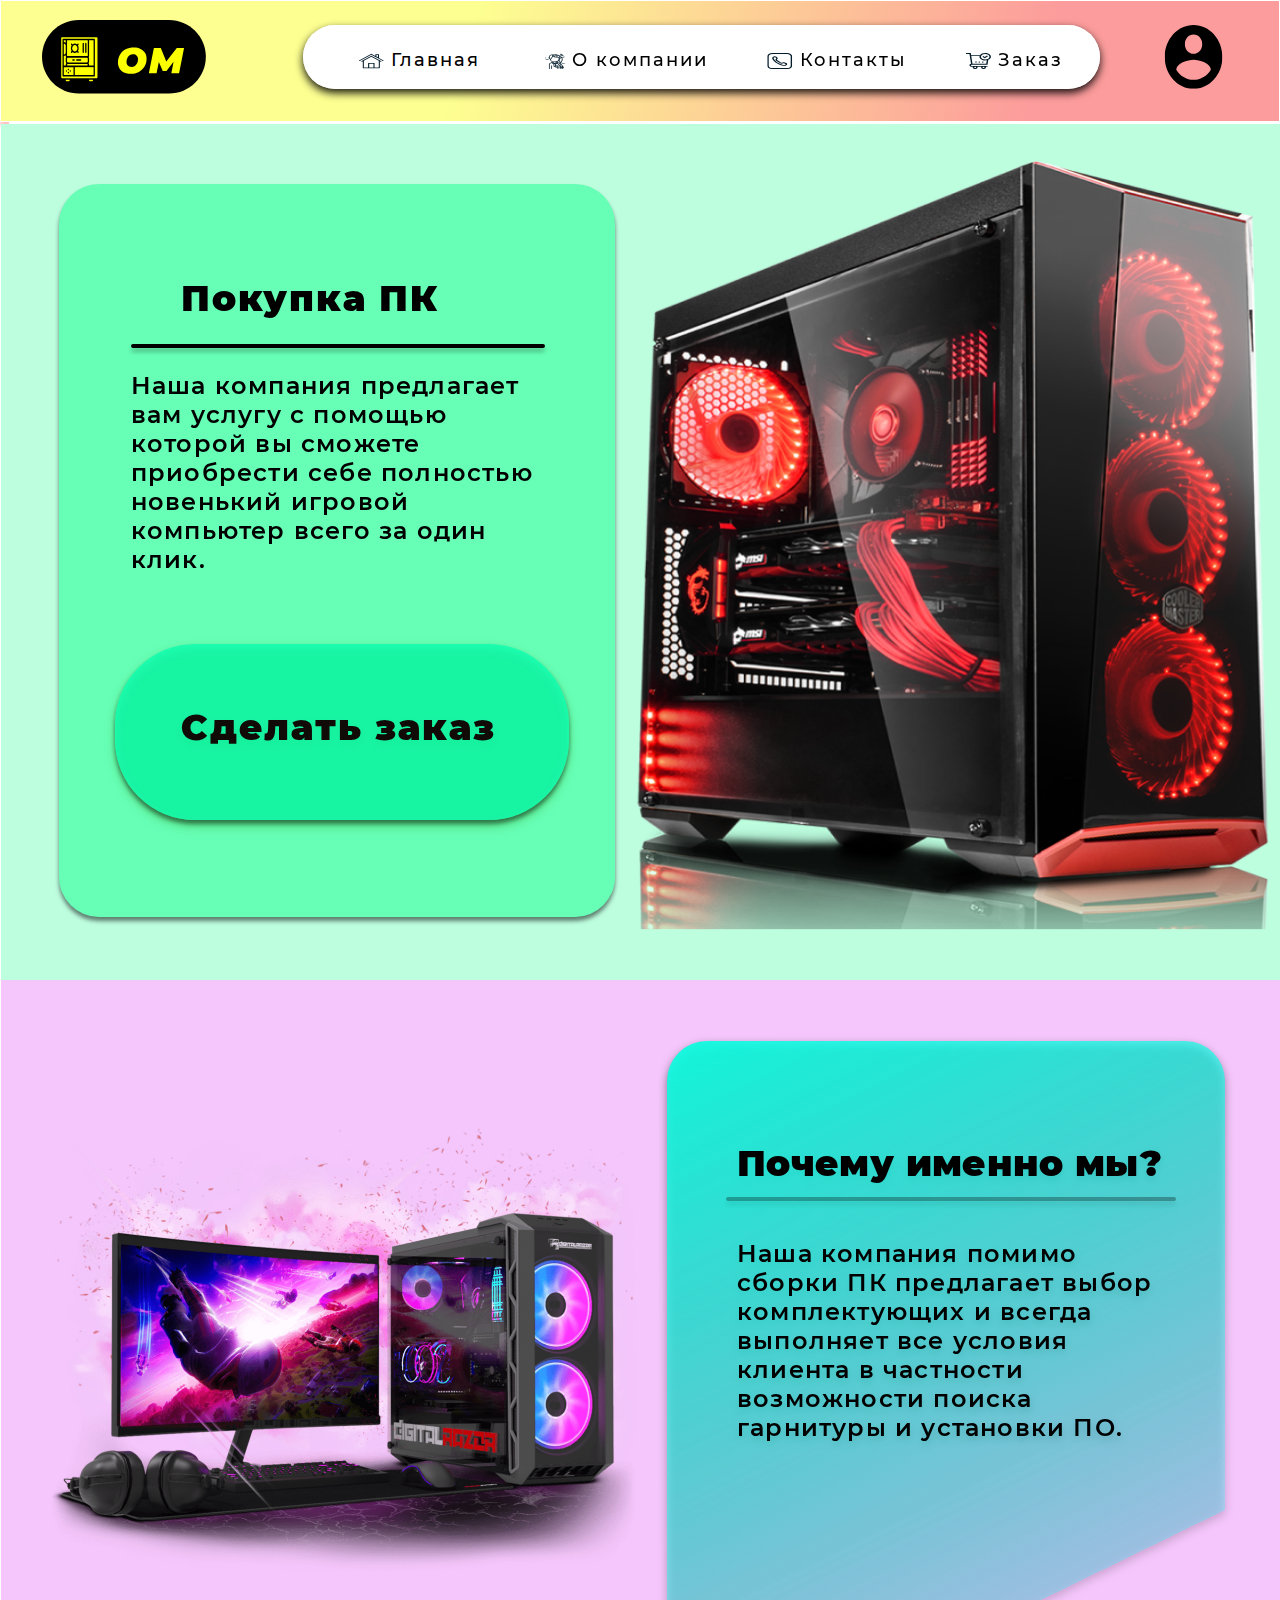
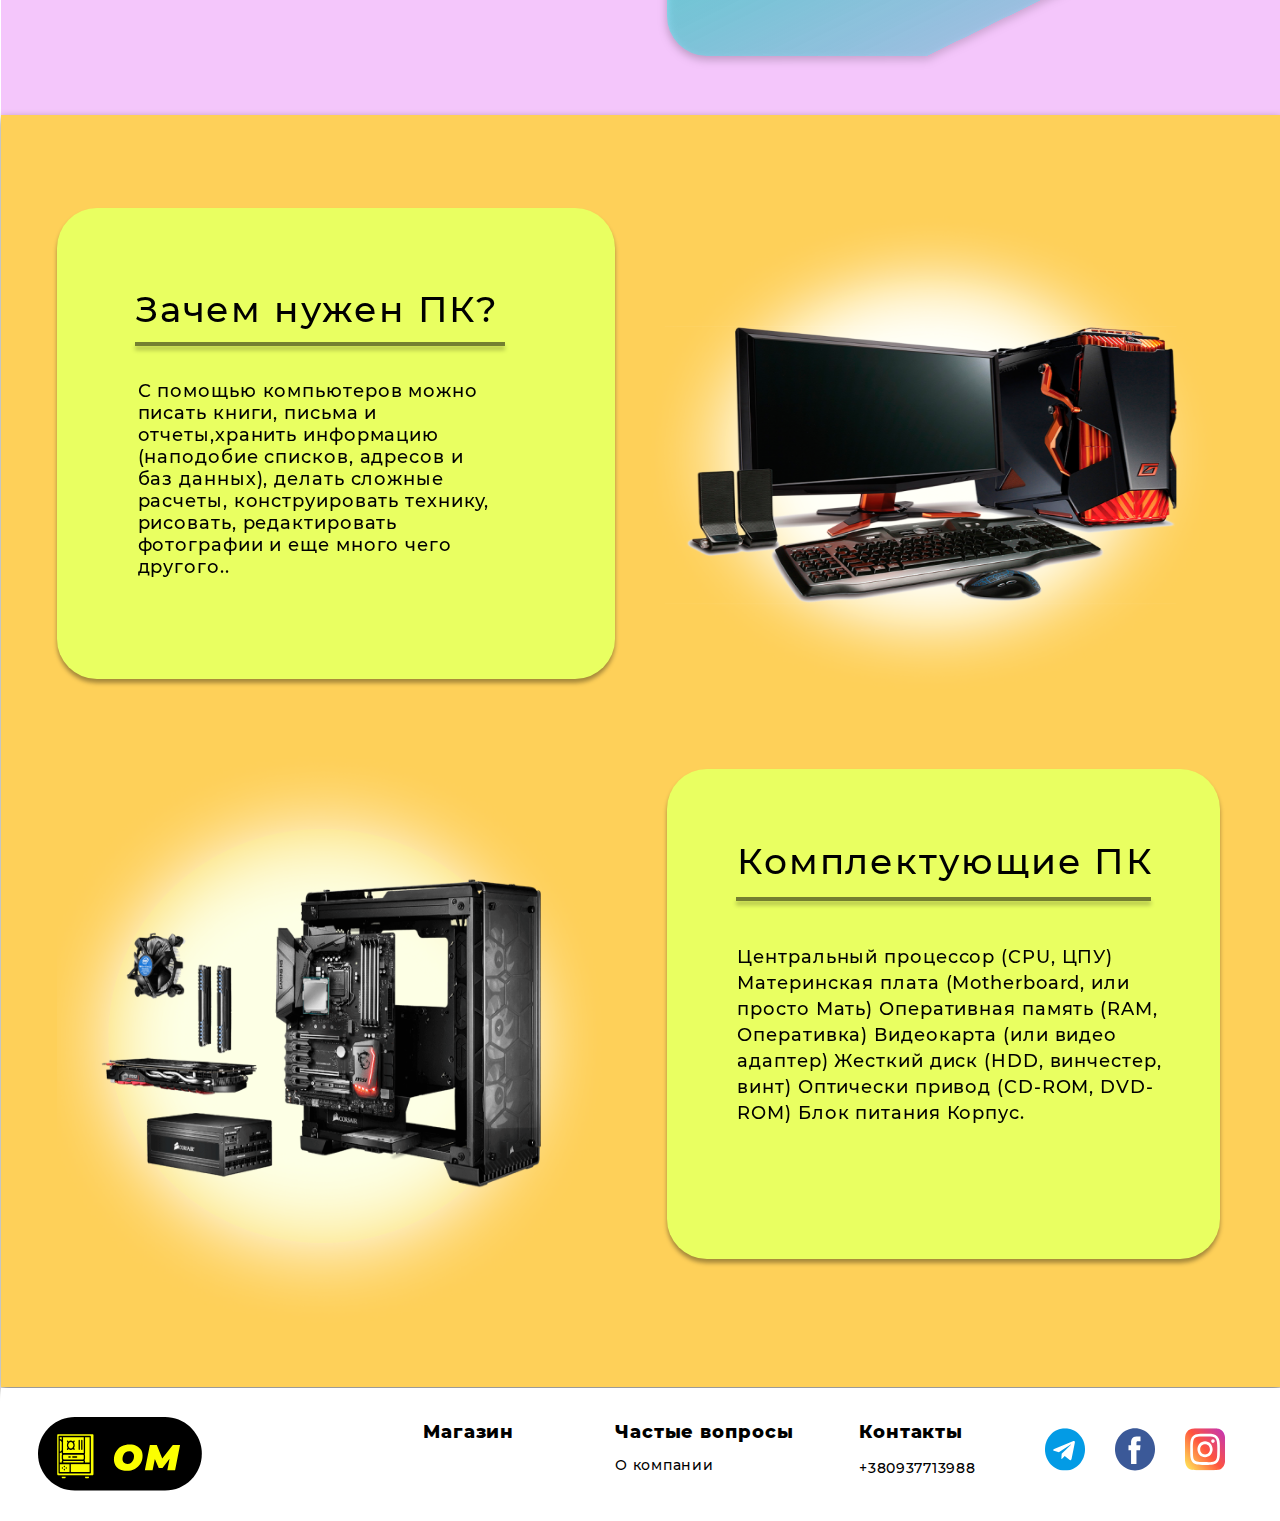
<file: index.html>
<!DOCTYPE html>
<html lang="ru">
<head>
    <meta charset="UTF-8">
    <meta http-equiv="X-UA-Compatible" content="IE=edge">
    <meta name="viewport" content="width=device-width, initial-scale=1.0">
    <link rel="stylesheet" href="./css/reset.css">
    <link rel="stylesheet" href="./css/style.css">
    <title>Главная</title>
</head>
<body>
    <div class="fon">


        <header class="header">
            <div class="wrapper">
    
                <div class="header__logo">
                    <a href="./index.html">
                        <img src="./img/svg/Group 11.svg" alt="Главная">
                    </a>
                </div>
                
                <div class="menu">
                    <nav class="top-menu">
                        <ul class="menu-main">
                          <li><a href="./index.html"> <img src="./img/svg/house 1.svg" alt="Главная"> Главная</a></li>
                          <li><a href="./kompany.html"><img src="./img/svg/competitor 1.svg" alt="О компании"> О компании</a></li>
                          <li><a href="./contacts.html"><img src="./img/svg/apple 1.svg" alt="Контакты"> Контакты</a></li>
                          <li><a href="./zakazvubor.html"><img src="./img/svg/order 1.svg" alt="Заказ"> Заказ</a></li> 
                        </ul>
                      </nav>
                </div>

                <div class="header__account">
                    <a href="./account_avtor.html">
                        <img src="./img/svg/round-account-button-with-user-inside 1.svg" alt="Аккаунь">
                    </a>
                </div>
                <h2 class="razdelenie"></h2>
            </div>
        </header>


        <div class="block_pokupka">
            <div class="glavnaya__pokupka">
                <p class="text_pokupka">Покупка ПК</p>
                <h2 class="pokupka_razdelenie"></h2>
                <p class="infapokupka">Наша компания предлагает вам услугу с помощью которой вы сможете приобрести себе полностью новенький игровой компьютер всего за один клик.</p>
                <a href="./zakazvubor.html" class="pokupka__a_zakaz">
                    <div class="pokupka_zakaz">
                        <p class="pokupka__zakaz">
                            Сделать заказ
                        </p>
                    </div>
                </a>
            </div>
            <img src="./img/sistemkik.png" alt="" class="pokupka_sistemnik">
        </div>


        <div class="block_infa1">
            <div class="infa1__pokupka">
                <p class="text_infa1">Почему именно мы?</p>
                <h2 class="infa1_razdelenie"></h2>
                <p class="infa1">Наша компания помимо сборки ПК предлагает выбор комплектующих и всегда выполняет все условия клиента в частности возможности поиска гарнитуры и установки ПО.</p>
            </div>
            <img src="./img/hero3-1-min 1.png" alt="" class="infa1_sistemnik">
        </div>


        <div class="block_infa2">
            <div class="infa2__vopros1">
                <p class="text1_infa2">Зачем нужен ПК?</p>
                <h2 class="infa2_razdelenie1"></h2>
                <p class="infa2_1">     С помощью компьютеров можно писать книги, письма и отчеты,хранить информацию (наподобие списков, адресов и баз данных), делать сложные расчеты, конструировать технику, рисовать, редактировать фотографии и еще много чего другого..</p>
            </div>
            <img src="./img/Group 22.png" alt="" class="infa2_sistemnik">
            <div class="infa2__vopros2">
                <p class="text2_infa1"> Комплектующие ПК</p>
                <h2 class="infa2_razdelenie2"></h2>
                <p class="infa2_2">Центральный процессор (CPU, ЦПУ)
                    Материнская плата (Motherboard, или просто Мать)
                    Оперативная память (RAM, Оперативка)
                    Видеокарта (или видео адаптер)
                    Жесткий диск (HDD, винчестер, винт)
                    Оптически привод (CD-ROM, DVD-ROM)
                    Блок питания
                    Корпус.</p>
            </div>
            <img src="./img/Group 23.png" alt="" class="infa2_koplekt">
        </div>


        <footer class="footer">
            <div class="footer__logo">
                <a href="./index.html">
                    <img src="./img/svg/Group 11.svg" alt="Главная">
                </a>
            </div>
            <a href="./zakazvubor.html" class="footer__a_magaz"><p class="footer__magaz">Магазин</p></a>
            <p class="footer__vopros">Частые вопросы</p>
            <a href="./kompany.html" class="footer__a_magaz"><p class="footer__vopros1">О компании</p></a>
            <a href="./contacts.html" class="footer__a_kontakt"><p class="footer__kontakt">Контакты</p></a>
            <p class="footer__kontakt1">+380937713988</p>
            <div class="inst"><a href="https://www.instagram.com"><img src="./img/svg/instagram 1.svg" alt="Инста"></a></div>
            <div class="face"><a href="https://www.facebook.com/"><img src="./img/svg/facebook 1.svg" alt="Фейсбук"></a></div>
            <div class="telega"><a href="https://web.telegram.org/"><img src="./img/svg/telegram 1.svg" alt="Телеграм"></a></div>
        </footer>


    </div>
</body>
</html>
</file>
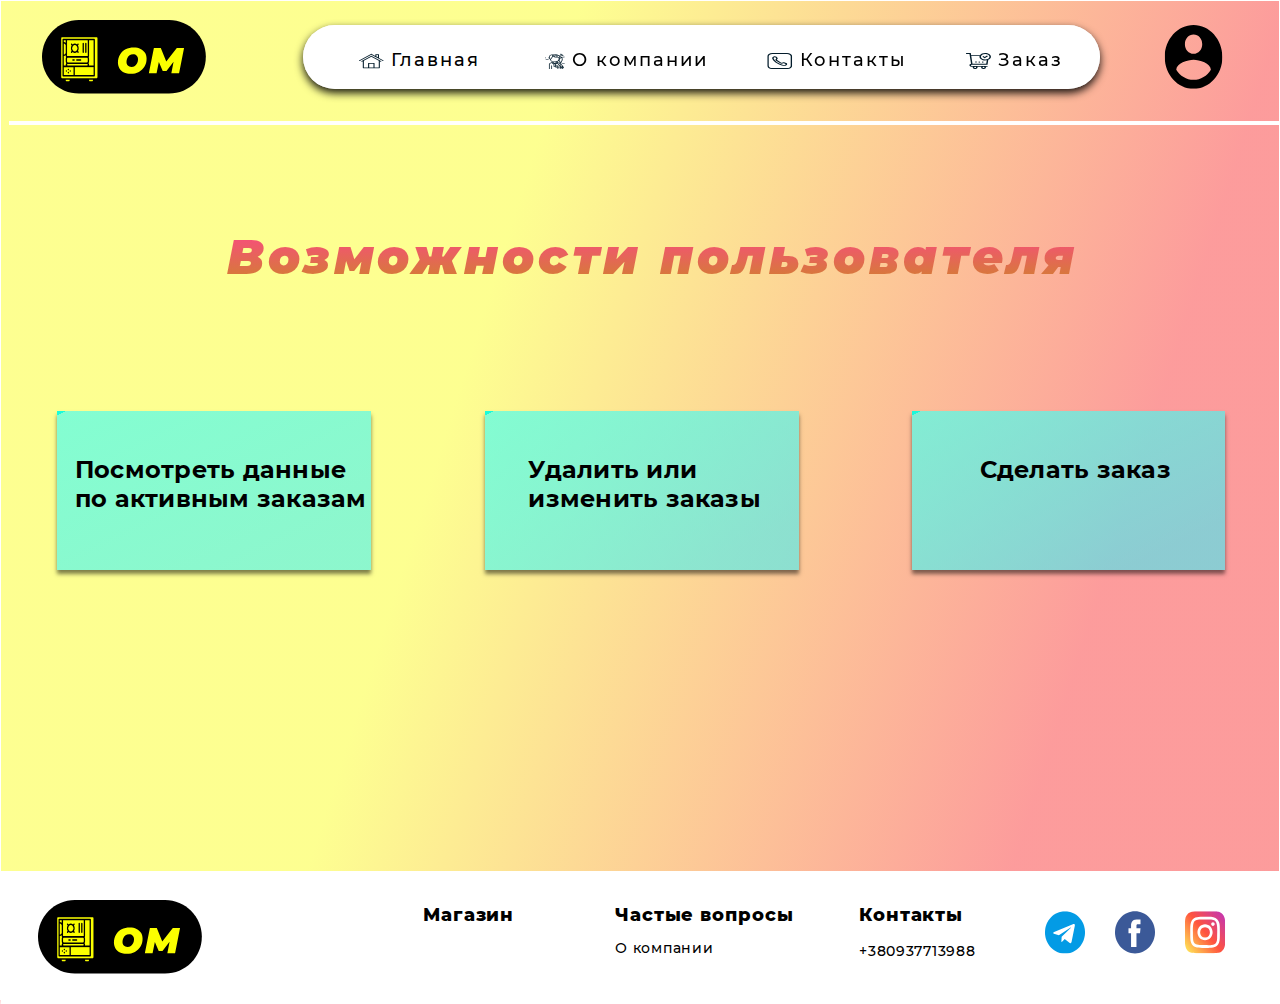
<file: account_1.html>
<!DOCTYPE html>
<html lang="en">
<head>
    <meta charset="UTF-8">
    <meta http-equiv="X-UA-Compatible" content="IE=edge">
    <meta name="viewport" content="width=device-width, initial-scale=1.0">
    <title>Соберу само</title>
    <link rel="stylesheet" href="./css/reset.css">
    <link rel="stylesheet" href="./css/account_vibor.css">
</head>
<body>
    <div class="container">
        

        <header class="header">
            <div class="wrapper">
    
                <div class="header__logo">
                    <a href="./index.html">
                        <img src="./img/svg/Group 11.svg" alt="Главная">
                    </a>
                </div>
                
                <div class="menu">
                    <nav class="top-menu">
                        <ul class="menu-main">
                          <li><a href="./index.html"> <img src="./img/svg/house 1.svg" alt="Главная"> Главная</a></li>
                          <li><a href="./kompany.html"><img src="./img/svg/competitor 1.svg" alt="О компании"> О компании</a></li>
                          <li><a href="./contacts.html"><img src="./img/svg/apple 1.svg" alt="Контакты"> Контакты</a></li>
                          <li><a href="./zakazvubor.html"><img src="./img/svg/order 1.svg" alt="Заказ"> Заказ</a></li> 
                        </ul>
                      </nav>
                </div>

                <div class="header__account">
                    <a href="./account_avtor.html">
                        <img src="./img/svg/round-account-button-with-user-inside 1.svg" alt="Аккаунь">
                    </a>
                </div>
                <h2 class="razdelenie"></h2>
            </div>
        </header>


        
        
        
        <P class="zagolovok">Возможности пользователя</P>
        <a href="./account_1.html">
        <div class="block1">
                <p class="text1">Посмотреть данные по активным заказам</p>
        </div>
        </a>
        <a href="./account_2.html">
        <div class="block2">
            
                <p class="text2">Удалить или изменить заказы</p>
            
        </div>
        </a>
        <a href="./account_3.html">
        <div class="block3">
                <p class="text3">Сделать заказ</p>
        </div>
        </a>
        


        <footer class="footer">
            <div class="footer__logo">
                <a href="./index.html">
                    <img src="./img/svg/Group 11.svg" alt="Главная">
                </a>
            </div>
            <a href="./zakazvubor.html" class="footer__a_magaz"><p class="footer__magaz">Магазин</p></a>
            <p class="footer__vopros">Частые вопросы</p>
            <a href="./kompany.html" class="footer__a_magaz"><p class="footer__vopros1">О компании</p></a>
            <a href="./contacts.html" class="footer__a_kontakt"><p class="footer__kontakt">Контакты</p></a>
            <p class="footer__kontakt1">+380937713988</p>
            <div class="inst"><a href="https://www.instagram.com"><img src="./img/svg/instagram 1.svg" alt="Инста"></a></div>
            <div class="face"><a href="https://www.facebook.com/"><img src="./img/svg/facebook 1.svg" alt="Фейсбук"></a></div>
            <div class="telega"><a href="https://web.telegram.org/"><img src="./img/svg/telegram 1.svg" alt="Телеграм"></a></div>
        </footer>

    
    </div>
</body>
</html>
</file>
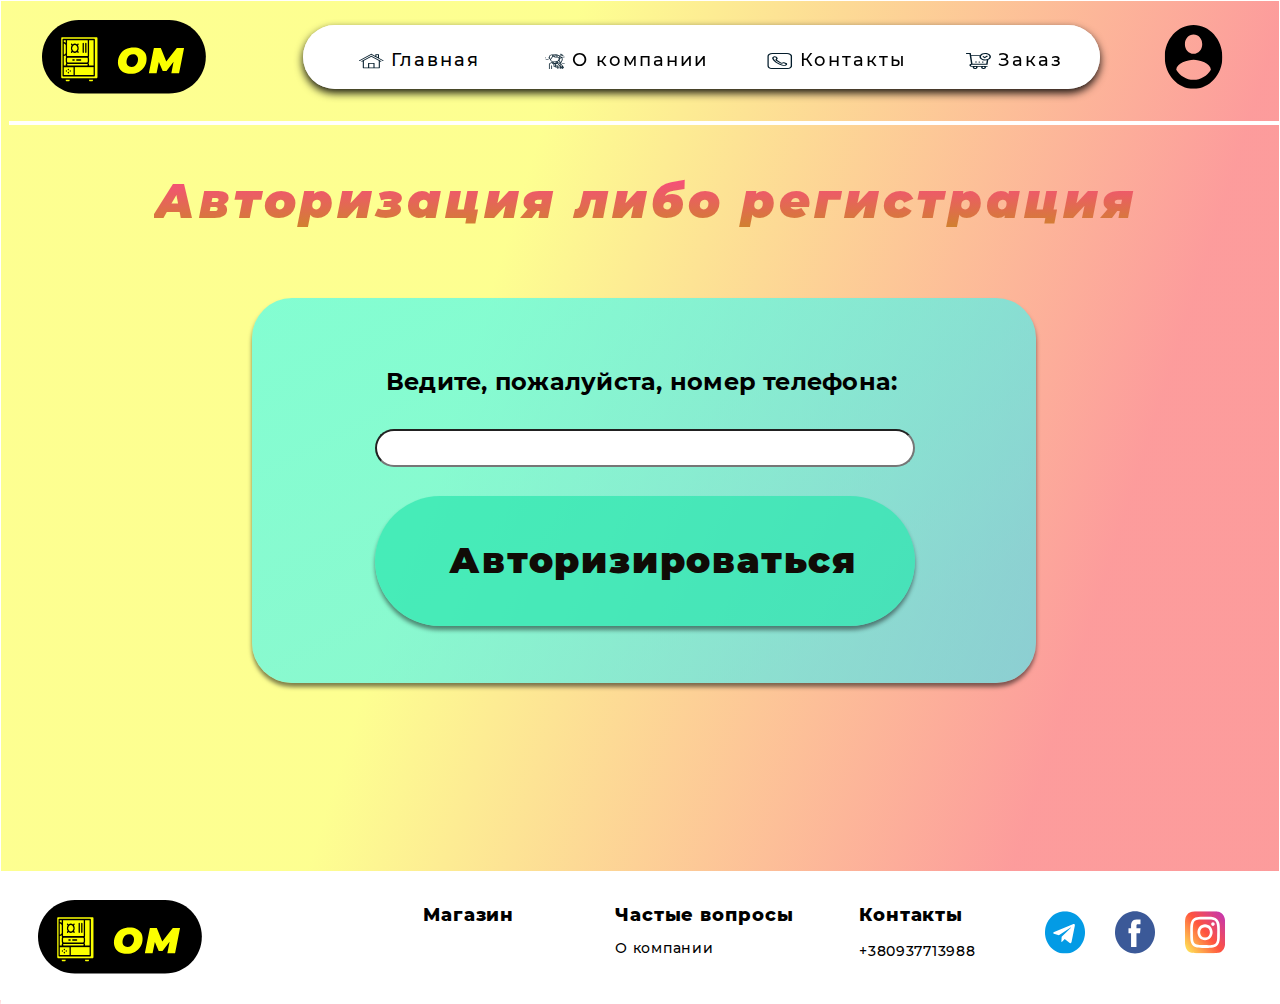
<file: account_avtor.html>
<!DOCTYPE html>
<html lang="en">
<head>
    <meta charset="UTF-8">
    <meta http-equiv="X-UA-Compatible" content="IE=edge">
    <meta name="viewport" content="width=device-width, initial-scale=1.0">
    <title>Соберу само</title>
    <link rel="stylesheet" href="./css/reset.css">
    <link rel="stylesheet" href="./css/account_avtor.css">
</head>
<body>
    <div class="container">
        

        <header class="header">
            <div class="wrapper">
    
                <div class="header__logo">
                    <a href="./index.html">
                        <img src="./img/svg/Group 11.svg" alt="Главная">
                    </a>
                </div>
                
                <div class="menu">
                    <nav class="top-menu">
                        <ul class="menu-main">
                          <li><a href="./index.html"> <img src="./img/svg/house 1.svg" alt="Главная"> Главная</a></li>
                          <li><a href="./kompany.html"><img src="./img/svg/competitor 1.svg" alt="О компании"> О компании</a></li>
                          <li><a href="./contacts.html"><img src="./img/svg/apple 1.svg" alt="Контакты"> Контакты</a></li>
                          <li><a href="./zakazvubor.html"><img src="./img/svg/order 1.svg" alt="Заказ"> Заказ</a></li> 
                        </ul>
                      </nav>
                </div>

                <div class="header__account">
                    <a href="./account_avtor.html">
                        <img src="./img/svg/round-account-button-with-user-inside 1.svg" alt="Аккаунь">
                    </a>
                </div>
                <h2 class="razdelenie"></h2>
            </div>
        </header>


        
        
        
        <P class="zagolovok">Авторизация либо регистрация</P>
        <div class="forma">
            <p class="text">Ведите, пожалуйста, номер телефона:</p>
            <input type="text" name = "phone" class="pole" size="40">
            <a href="./account_vibor.html">
            <div class="knopka">
                <p class="knopka_text">Авторизироваться</p>
            </div>
            </a>
        </div>
        


        <footer class="footer">
            <div class="footer__logo">
                <a href="./index.html">
                    <img src="./img/svg/Group 11.svg" alt="Главная">
                </a>
            </div>
            <a href="./zakazvubor.html" class="footer__a_magaz"><p class="footer__magaz">Магазин</p></a>
            <p class="footer__vopros">Частые вопросы</p>
            <a href="./kompany.html" class="footer__a_magaz"><p class="footer__vopros1">О компании</p></a>
            <a href="./contacts.html" class="footer__a_kontakt"><p class="footer__kontakt">Контакты</p></a>
            <p class="footer__kontakt1">+380937713988</p>
            <div class="inst"><a href="https://www.instagram.com"><img src="./img/svg/instagram 1.svg" alt="Инста"></a></div>
            <div class="face"><a href="https://www.facebook.com/"><img src="./img/svg/facebook 1.svg" alt="Фейсбук"></a></div>
            <div class="telega"><a href="https://web.telegram.org/"><img src="./img/svg/telegram 1.svg" alt="Телеграм"></a></div>
        </footer>

    
    </div>
</body>
</html>
</file>
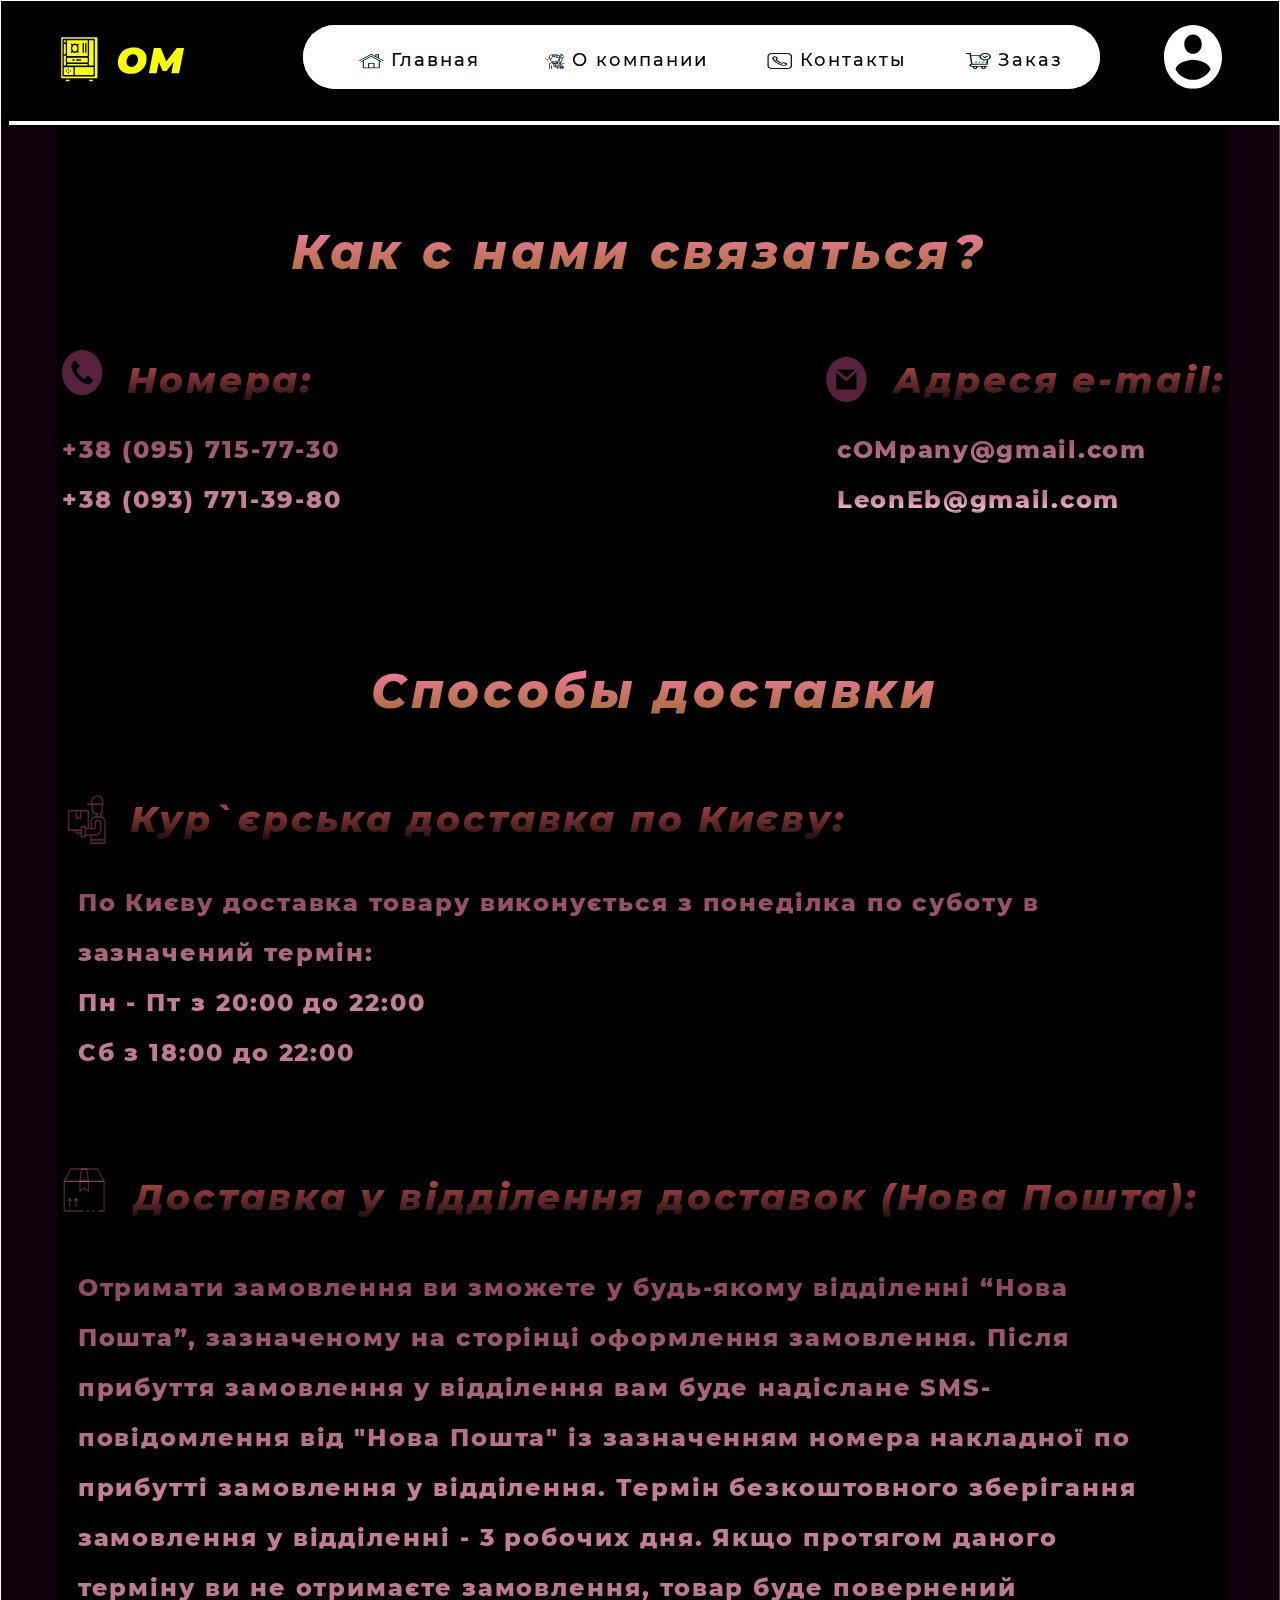
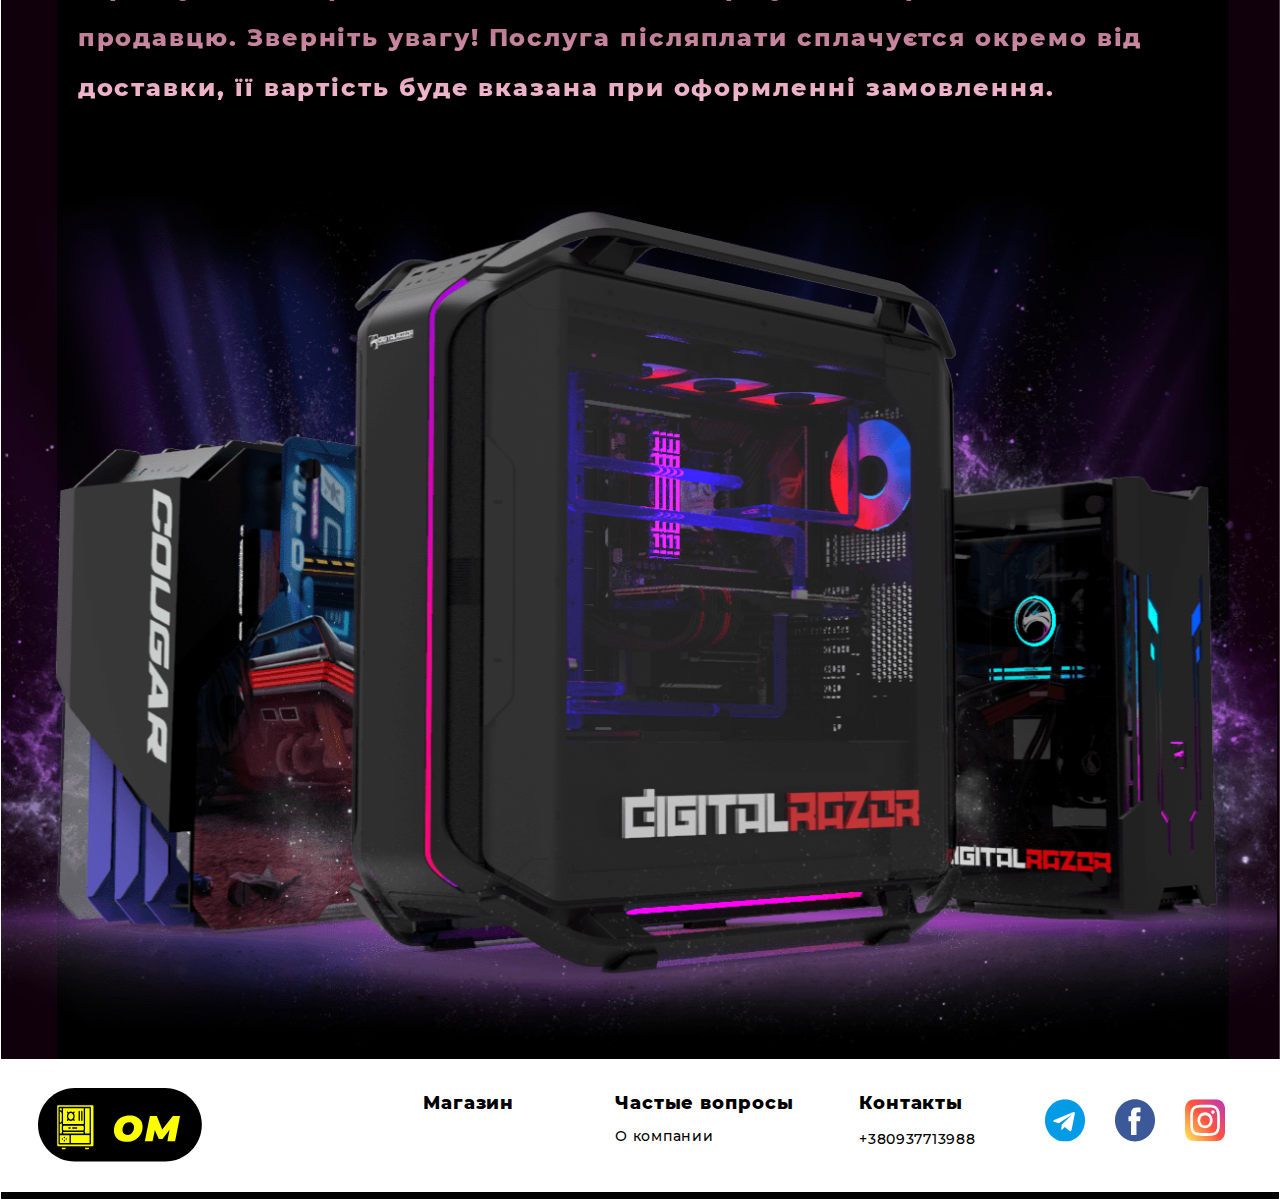
<file: contacts.html>
<!DOCTYPE html>
<html lang="en">
<head>
    <meta charset="UTF-8">
    <meta http-equiv="X-UA-Compatible" content="IE=edge">
    <meta name="viewport" content="width=device-width, initial-scale=1.0">
    <title>Контакты</title>
    <link rel="stylesheet" href="./css/reset.css">
    <link rel="stylesheet" href="./css/contacts.css">
</head>
<body>
    <div class="container">

        <header class="header">
            <div class="wrapper">
    
                <div class="header__logo">
                    <a href="./index.html">
                        <img src="./img/svg/Group 11.svg" alt="Главная">
                    </a>
                </div>
                
                <div class="menu">
                    <nav class="top-menu">
                        <ul class="menu-main">
                          <li><a href="./index.html"> <img src="./img/svg/house 1.svg" alt="Главная"> Главная</a></li>
                          <li><a href="./kompany.html"><img src="./img/svg/competitor 1.svg" alt="О компании"> О компании</a></li>
                          <li><a href="./contacts.html"><img src="./img/svg/apple 1.svg" alt="Контакты"> Контакты</a></li>
                          <li><a href="./zakazvubor.html"><img src="./img/svg/order 1.svg" alt="Заказ"> Заказ</a></li> 
                        </ul>
                      </nav>
                </div>

                <div class="header__account">
                    <a href="./account_avtor.html">
                        <img src="./img/svg/acc.svg" alt="Аккаунь">
                    </a>
                </div>
                <h2 class="razdelenie"></h2>
            </div>
        </header>

        <div class="sleva"></div>

        <div class="contacts_infa">
            <p class="zagalovok">Как с нами связаться?</p>
            <img src="./img/svg/phone.svg" alt="" class="phone">
            <p class="nomera">Номера:</p>
            <p class="nomer">+38 (095) 715-77-30 +38 (093) 771-39-80</p>
            <img src="./img/svg/gmail (1) 1.svg" alt="" class="pismo">
            <p class="email">Адреся e-mail:</p>
            <p class="mail">cOMpany@gmail.com LeonEb@gmail.com</p>
            <p class="sposob_dostavki">Способы доставки</p>
            <img src="./img/svg/kurier.svg" alt="" class="kurier">
            <p class="kurierskaya">Кур`єрська доставка по Києву:</p>
            <p class="text1"> По Києву доставка товару виконується з понеділка по суботу в зазначений термін:
                <br> Пн - Пт	з 20:00 до 22:00
                <br>Сб  з 18:00 до 22:00
                </p>
            <img src="./img/svg/posilka.svg" alt="" class="posilka">
            <p class="otdilenie">Доставка у відділення доставок (Нова Пошта):</p>
            <p class="text2">       Отримати замовлення ви зможете у будь-якому відділенні “Нова Пошта”, зазначеному на сторінці оформлення замовлення. Після прибуття замовлення у відділення вам буде надіслане SMS-повідомлення від "Нова Пошта" із зазначенням номера накладної по прибутті замовлення у відділення. Термін безкоштовного зберігання замовлення у відділенні - 3 робочих дня. Якщо протягом даного терміну ви не отримаєте замовлення, товар буде повернений продавцю.
                Зверніть увагу! Послуга післяплати сплачуєтся окремо від доставки, її вартість буде вказана при оформленні замовлення.
                </p>
        </div>


        <div class="sprava"></div>


        <img src="./img/hero-gamepc-min 1.png" alt="" class="komp">

        <footer class="footer">
            <div class="footer__logo">
                <a href="./index.html">
                    <img src="./img/svg/Group 11.svg" alt="Главная">
                </a>
            </div>
            <a href="./zakazvubor.html" class="footer__a_magaz"><p class="footer__magaz">Магазин</p></a>
            <p class="footer__vopros">Частые вопросы</p>
            <a href="./kompany.html" class="footer__a_magaz"><p class="footer__vopros1">О компании</p></a>
            <a href="./contacts.html" class="footer__a_kontakt"><p class="footer__kontakt">Контакты</p></a>
            <p class="footer__kontakt1">+380937713988</p>
            <div class="inst"><a href="https://www.instagram.com"><img src="./img/svg/instagram 1.svg" alt="Инста"></a></div>
            <div class="face"><a href="https://www.facebook.com/"><img src="./img/svg/facebook 1.svg" alt="Фейсбук"></a></div>
            <div class="telega"><a href="https://web.telegram.org/"><img src="./img/svg/telegram 1.svg" alt="Телеграм"></a></div>
        </footer>


    </div>
</body>
</html>
</file>
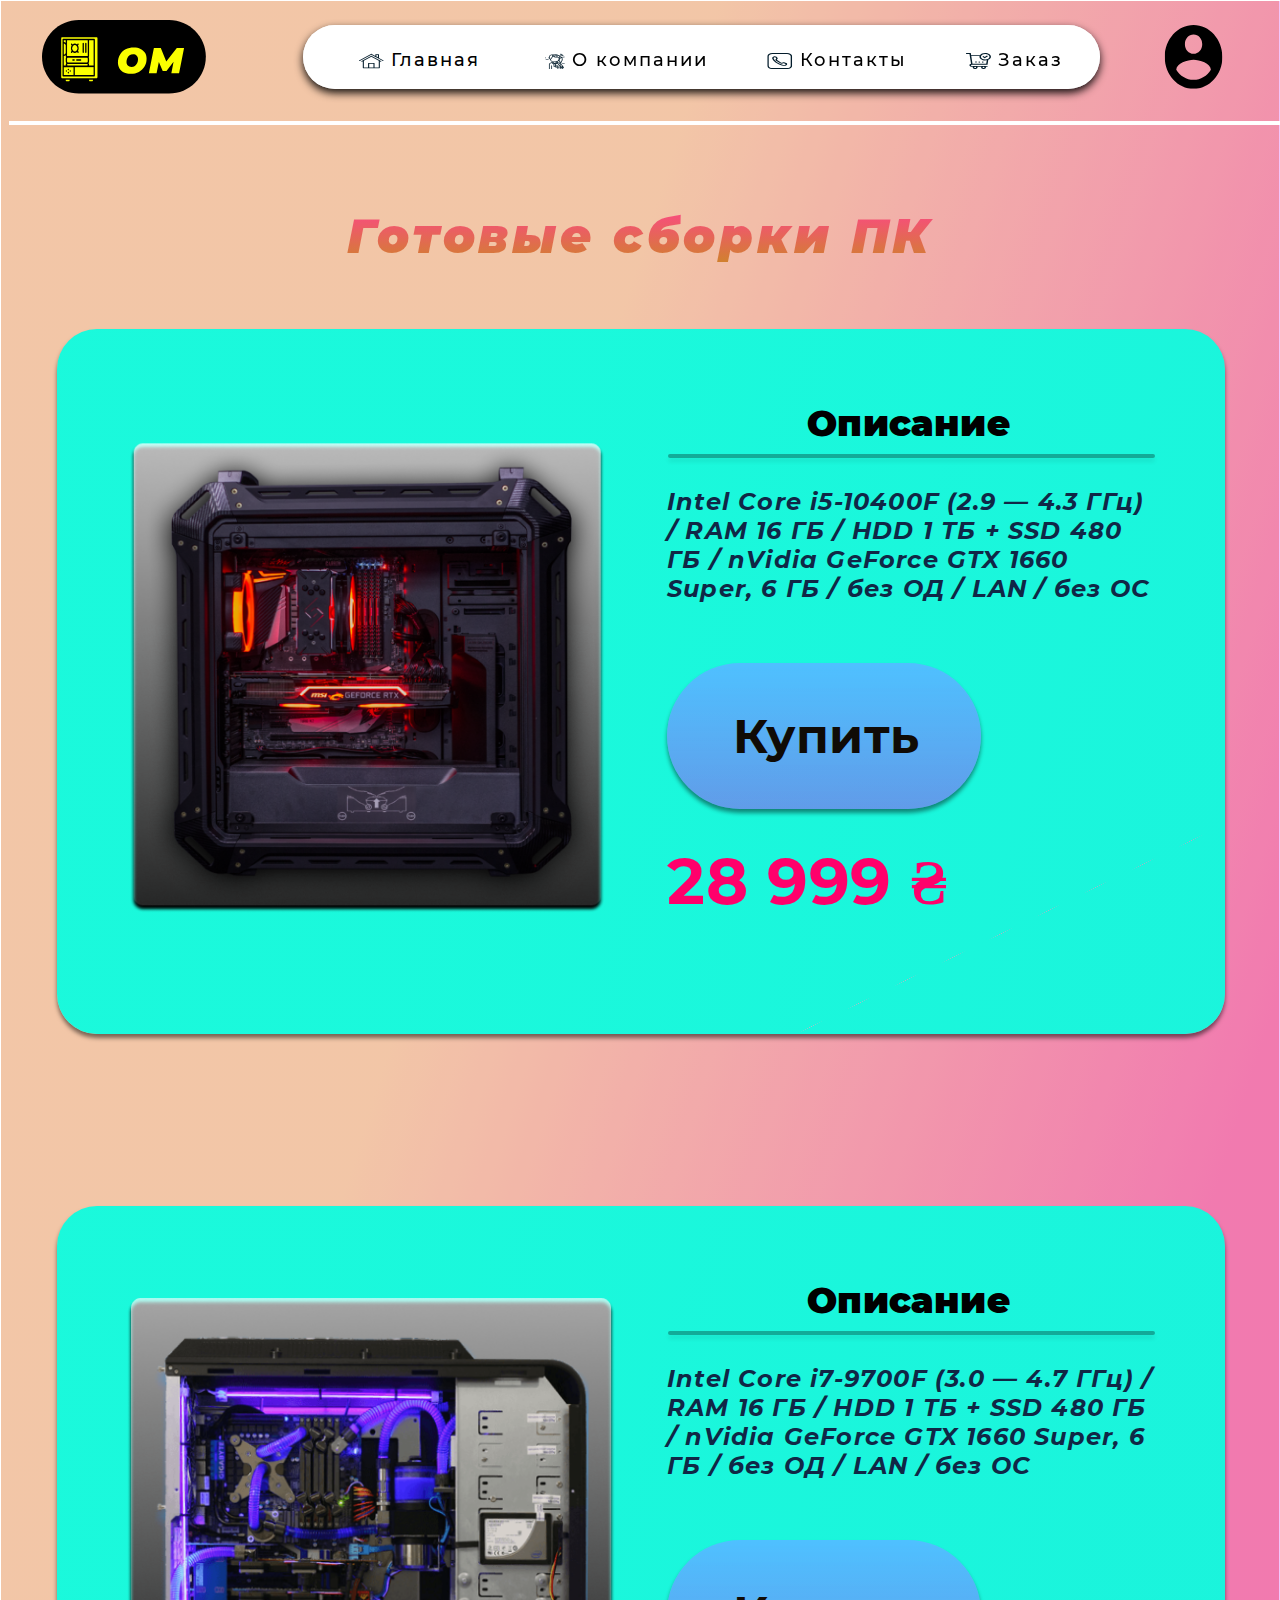
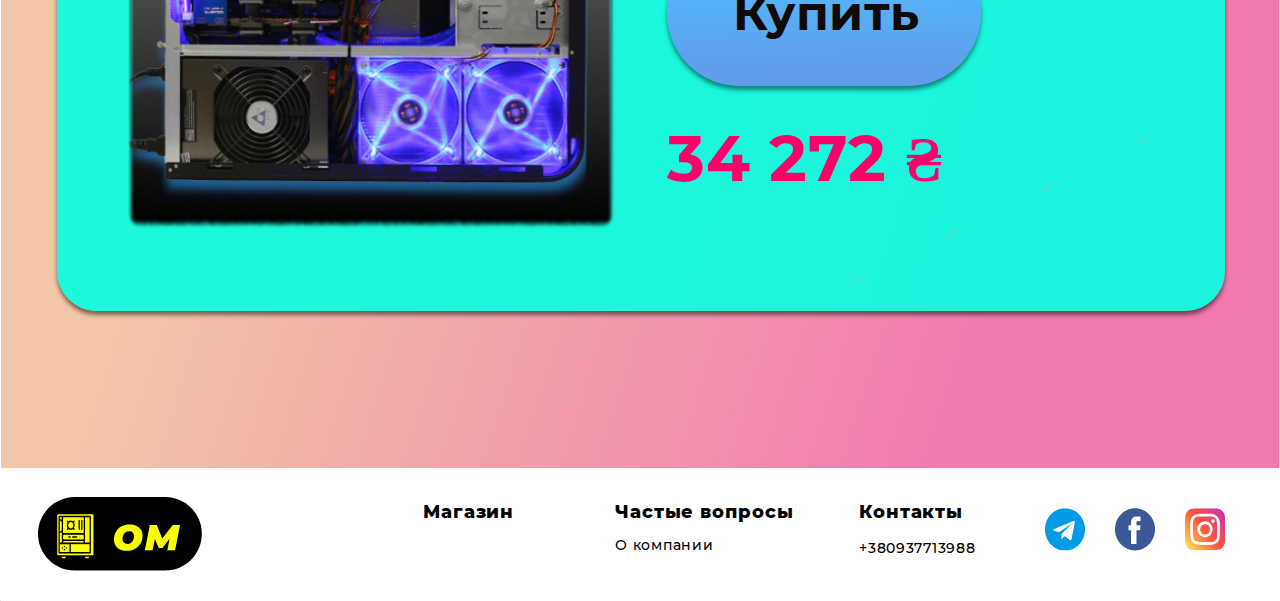
<file: gotoviesborki.html>
<!DOCTYPE html>
<html lang="en">
<head>
    <meta charset="UTF-8">
    <meta http-equiv="X-UA-Compatible" content="IE=edge">
    <meta name="viewport" content="width=device-width, initial-scale=1.0">
    <title>Соберу само</title>
    <link rel="stylesheet" href="./css/reset.css">
    <link rel="stylesheet" href="./css/gotoviesborki.css">
</head>
<body>
    <div class="container">
        <div class="container1">

        <header class="header">
            <div class="wrapper">
    
                <div class="header__logo">
                    <a href="./index.html">
                        <img src="./img/svg/Group 11.svg" alt="Главная">
                    </a>
                </div>
                
                <div class="menu">
                    <nav class="top-menu">
                        <ul class="menu-main">
                          <li><a href="./index.html"> <img src="./img/svg/house 1.svg" alt="Главная"> Главная</a></li>
                          <li><a href="./kompany.html"><img src="./img/svg/competitor 1.svg" alt="О компании"> О компании</a></li>
                          <li><a href="./contacts.html"><img src="./img/svg/apple 1.svg" alt="Контакты"> Контакты</a></li>
                          <li><a href="./zakazvubor.html"><img src="./img/svg/order 1.svg" alt="Заказ"> Заказ</a></li> 
                        </ul>
                      </nav>
                </div>

                <div class="header__account">
                    <a href="./account_avtor.html">
                        <img src="./img/svg/round-account-button-with-user-inside 1.svg" alt="Аккаунь">
                    </a>
                </div>
                <h2 class="razdelenie"></h2>
            </div>
        </header>


        <P class="zagolovok">Готовые сборки ПК</P>
        <div class="block1">
            <img src="./img/Group 26.png" alt="" class="pk">
            <p class="opisanie">Описание</p>
            <h2 class="razdelenie2"></h2>
            <p class="text">Intel Core i5-10400F (2.9 — 4.3 ГГц) / RAM 16 ГБ / HDD 1 ТБ + SSD 480 ГБ / nVidia GeForce GTX 1660 Super, 6 ГБ / без ОД / LAN / без ОС</p>
            <a href="./podvarzhdenie.html">
                <div class="knopka">
                    <p class="knopka_nazvanie">Купить</p>
                </div>
            </a>
            <p class="cena">28 999 ₴</p>
        </div>
        <div class="block2">
            <img src="./img/Group 43.png" alt="" class="pk">
            <p class="opisanie">Описание</p>
            <h2 class="razdelenie2"></h2>
            <p class="text">Intel Core i7-9700F (3.0 — 4.7 ГГц) / RAM 16 ГБ / HDD 1 ТБ + SSD 480 ГБ / nVidia GeForce GTX 1660 Super, 6 ГБ / без ОД / LAN / без ОС</p>
            <a href="./podvarzhdenie.html">
            <div class="knopka">
                <p class="knopka_nazvanie">Купить</p>
            </div>
            </a>
            <p class="cena">34 272 ₴</p>
        </div>
        

        <footer class="footer">
            <div class="footer__logo">
                <a href="./index.html">
                    <img src="./img/svg/Group 11.svg" alt="Главная">
                </a>
            </div>
            <a href="./zakazvubor.html" class="footer__a_magaz"><p class="footer__magaz">Магазин</p></a>
            <p class="footer__vopros">Частые вопросы</p>
            <a href="./kompany.html" class="footer__a_magaz"><p class="footer__vopros1">О компании</p></a>
            <a href="./contacts.html" class="footer__a_kontakt"><p class="footer__kontakt">Контакты</p></a>
            <p class="footer__kontakt1">+380937713988</p>
            <div class="inst"><a href="https://www.instagram.com"><img src="./img/svg/instagram 1.svg" alt="Инста"></a></div>
            <div class="face"><a href="https://www.facebook.com/"><img src="./img/svg/facebook 1.svg" alt="Фейсбук"></a></div>
            <div class="telega"><a href="https://web.telegram.org/"><img src="./img/svg/telegram 1.svg" alt="Телеграм"></a></div>
        </footer>

    </div>
    </div>
</body>
</html>
</file>
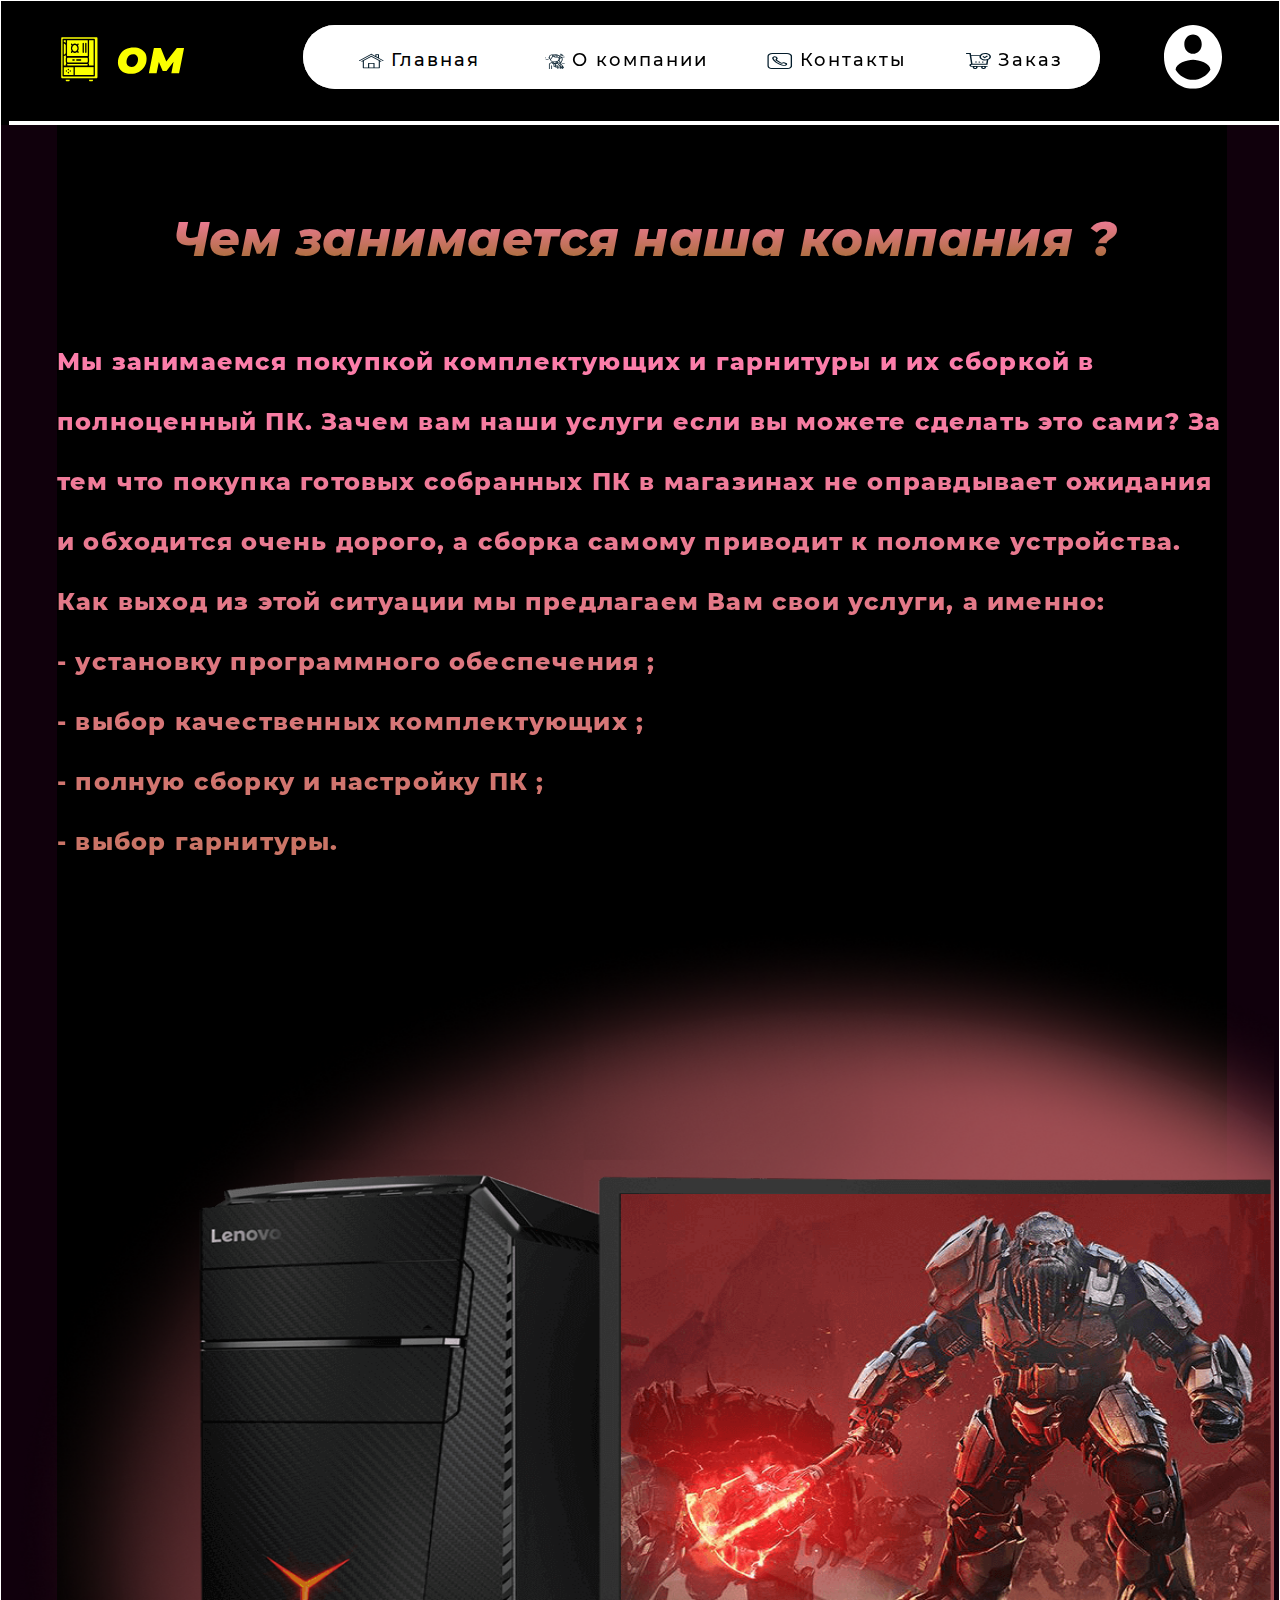
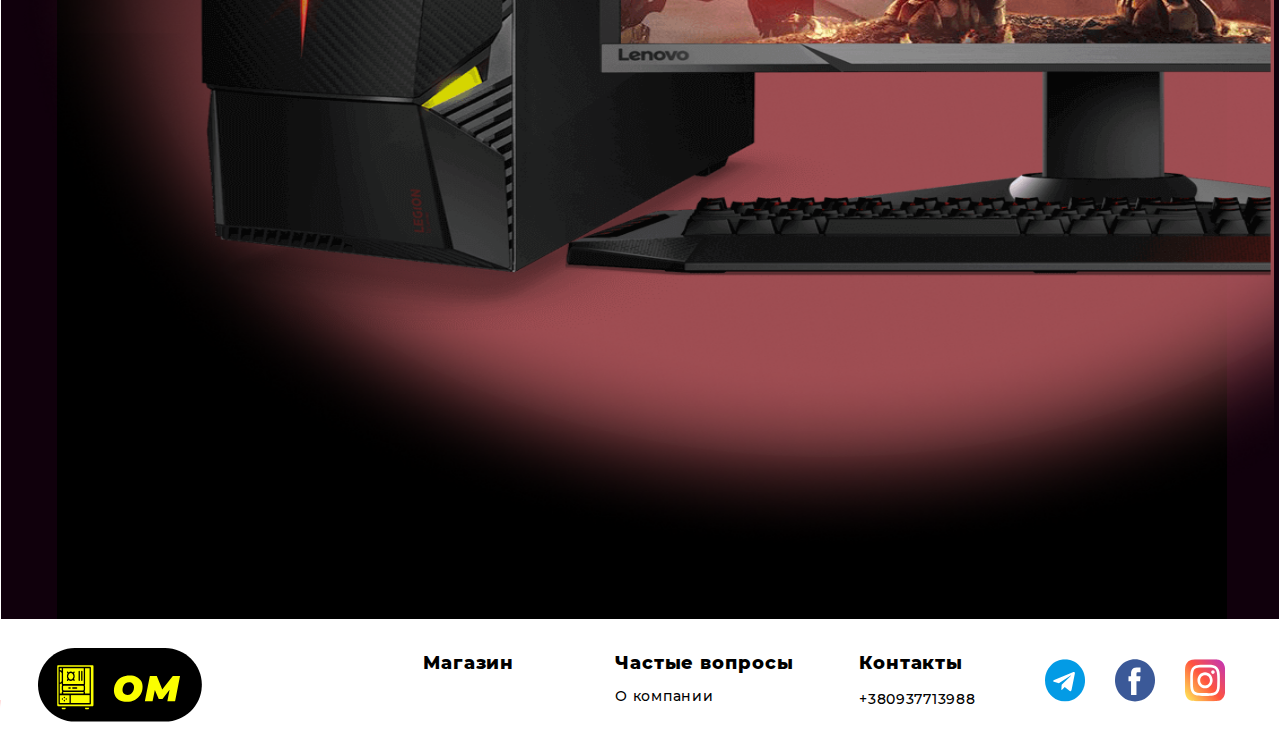
<file: kompany.html>
<!DOCTYPE html>
<html lang="en">
<head>
    <meta charset="UTF-8">
    <meta http-equiv="X-UA-Compatible" content="IE=edge">
    <meta name="viewport" content="width=device-width, initial-scale=1.0">
    <title>О компании</title>
    <link rel="stylesheet" href="./css/reset.css">
    <link rel="stylesheet" href="./css/company.css">
</head>
<body>
    <div class="container">

        <header class="header">
            <div class="wrapper">
    
                <div class="header__logo">
                    <a href="./index.html">
                        <img src="./img/svg/Group 11.svg" alt="Главная">
                    </a>
                </div>
                
                <div class="menu">
                    <nav class="top-menu">
                        <ul class="menu-main">
                          <li><a href="./index.html"> <img src="./img/svg/house 1.svg" alt="Главная"> Главная</a></li>
                          <li><a href="./kompany.html"><img src="./img/svg/competitor 1.svg" alt="О компании"> О компании</a></li>
                          <li><a href="./contacts.html"><img src="./img/svg/apple 1.svg" alt="Контакты"> Контакты</a></li>
                          <li><a href="./zakazvubor.html"><img src="./img/svg/order 1.svg" alt="Заказ"> Заказ</a></li> 
                        </ul>
                      </nav>
                </div>

                <div class="header__account">
                    <a href="./account_avtor.html">
                        <img src="./img/svg/acc.svg" alt="Аккаунь">
                    </a>
                </div>
                <h2 class="razdelenie"></h2>
            </div>
        </header>

        <div class="sleva"></div>

        <h2 class="zagalovok">Чем занимается наша компания ?</h2>
        <h2 class="text">Мы занимаемся покупкой комплектующих и гарнитуры и их сборкой в полноценный ПК. Зачем вам наши услуги если вы можете сделать это сами? За тем что покупка готовых собранных ПК в магазинах не оправдывает ожидания и обходится очень дорого, а сборка самому приводит к поломке устройства. Как выход из этой ситуации мы предлагаем Вам свои услуги, а именно:
            <br>- установку программного обеспечения ;
            <br>- выбор качественных комплектующих ;
            <br>- полную сборку и настройку ПК ;
            <br>- выбор гарнитуры.
       </h2>


        <div class="sprava"></div>


        <img src="./img/Group 13.png" alt="" class="komp">

        <footer class="footer">
            <div class="footer__logo">
                <a href="./index.html">
                    <img src="./img/svg/Group 11.svg" alt="Главная">
                </a>
            </div>
            <a href="./zakazvubor.html" class="footer__a_magaz"><p class="footer__magaz">Магазин</p></a>
            <p class="footer__vopros">Частые вопросы</p>
            <a href="./kompany.html" class="footer__a_magaz"><p class="footer__vopros1">О компании</p></a>
            <a href="./contacts.html" class="footer__a_kontakt"><p class="footer__kontakt">Контакты</p></a>
            <p class="footer__kontakt1">+380937713988</p>
            <div class="inst"><a href="https://www.instagram.com"><img src="./img/svg/instagram 1.svg" alt="Инста"></a></div>
            <div class="face"><a href="https://www.facebook.com/"><img src="./img/svg/facebook 1.svg" alt="Фейсбук"></a></div>
            <div class="telega"><a href="https://web.telegram.org/"><img src="./img/svg/telegram 1.svg" alt="Телеграм"></a></div>
        </footer>


    </div>
</body>
</html>
</file>
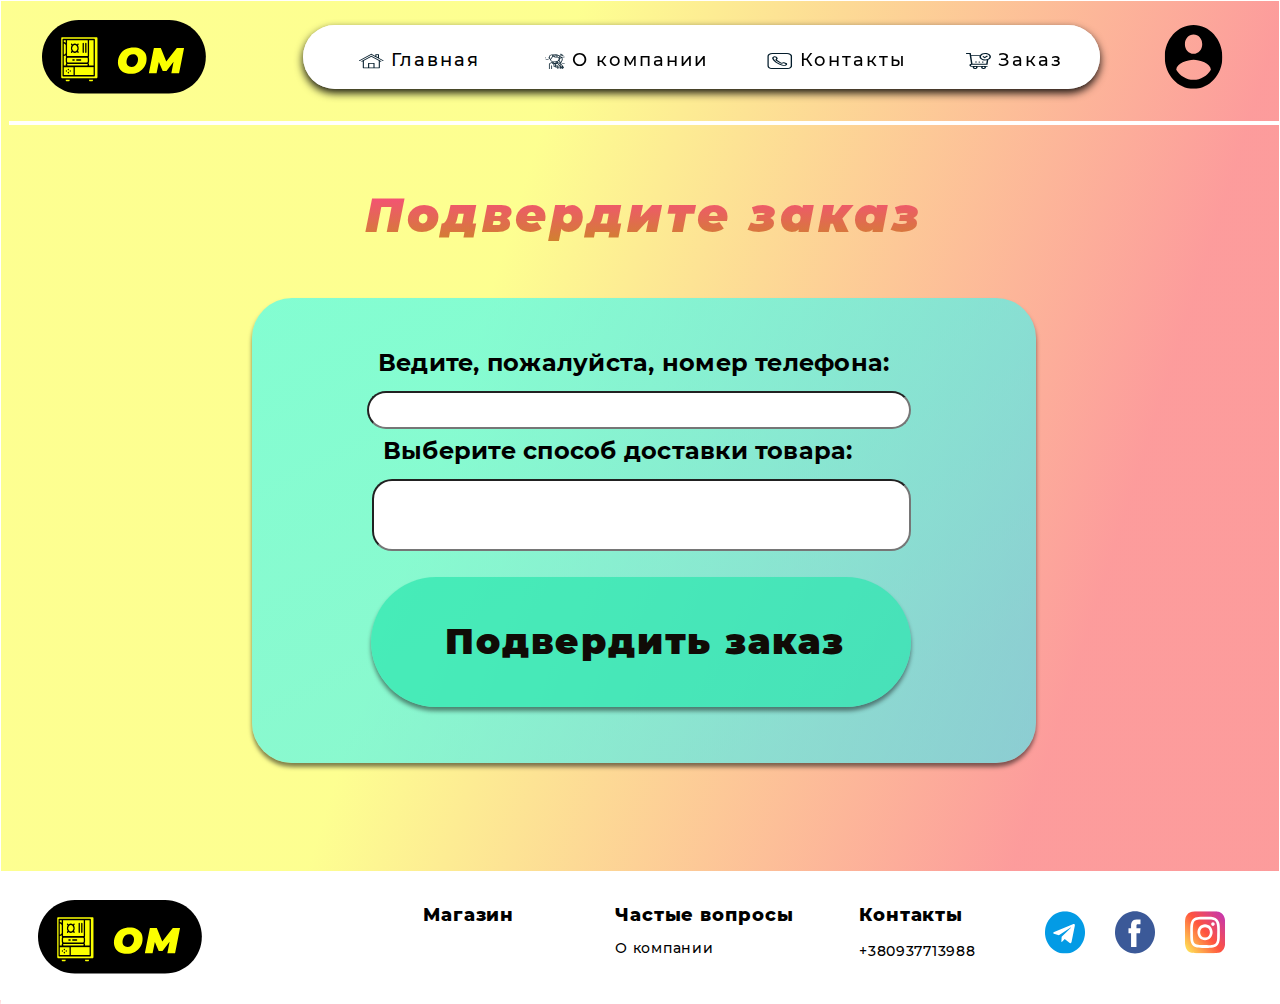
<file: podvarzhdenie.html>
<!DOCTYPE html>
<html lang="en">
<head>
    <meta charset="UTF-8">
    <meta http-equiv="X-UA-Compatible" content="IE=edge">
    <meta name="viewport" content="width=device-width, initial-scale=1.0">
    <title>Соберу само</title>
    <link rel="stylesheet" href="./css/reset.css">
    <link rel="stylesheet" href="./css/podverzhdenie.css">
</head>
<body>
    <div class="container">
        

        <header class="header">
            <div class="wrapper">
    
                <div class="header__logo">
                    <a href="./index.html">
                        <img src="./img/svg/Group 11.svg" alt="Главная">
                    </a>
                </div>
                
                <div class="menu">
                    <nav class="top-menu">
                        <ul class="menu-main">
                          <li><a href="./index.html"> <img src="./img/svg/house 1.svg" alt="Главная"> Главная</a></li>
                          <li><a href="./kompany.html"><img src="./img/svg/competitor 1.svg" alt="О компании"> О компании</a></li>
                          <li><a href="./contacts.html"><img src="./img/svg/apple 1.svg" alt="Контакты"> Контакты</a></li>
                          <li><a href="./zakazvubor.html"><img src="./img/svg/order 1.svg" alt="Заказ"> Заказ</a></li> 
                        </ul>
                      </nav>
                </div>

                <div class="header__account">
                    <a href="./account_avtor.html">
                        <img src="./img/svg/round-account-button-with-user-inside 1.svg" alt="Аккаунь">
                    </a>
                </div>
                <h2 class="razdelenie"></h2>
            </div>
        </header>


        
        
        
        <P class="zagolovok">Подвердите заказ</P>
        <div class="forma">
            <p class="text">Ведите, пожалуйста, номер телефона:</p>
            <input type="text" name = "phone" class="pole" size="40">
            <p class="text2">Выберите способ доставки товара:</p>
            <input type="text" name = "sposobdostavki" class="sposobdostavki" size="40">
            <a href="./gotoviesborki.html">
            <div class="knopka">
                <p class="knopka_text">Подвердить заказ</p>
            </div>
            </a>
        </div>
        


        <footer class="footer">
            <div class="footer__logo">
                <a href="./index.html">
                    <img src="./img/svg/Group 11.svg" alt="Главная">
                </a>
            </div>
            <a href="./zakazvubor.html" class="footer__a_magaz"><p class="footer__magaz">Магазин</p></a>
            <p class="footer__vopros">Частые вопросы</p>
            <a href="./kompany.html" class="footer__a_magaz"><p class="footer__vopros1">О компании</p></a>
            <a href="./contacts.html" class="footer__a_kontakt"><p class="footer__kontakt">Контакты</p></a>
            <p class="footer__kontakt1">+380937713988</p>
            <div class="inst"><a href="https://www.instagram.com"><img src="./img/svg/instagram 1.svg" alt="Инста"></a></div>
            <div class="face"><a href="https://www.facebook.com/"><img src="./img/svg/facebook 1.svg" alt="Фейсбук"></a></div>
            <div class="telega"><a href="https://web.telegram.org/"><img src="./img/svg/telegram 1.svg" alt="Телеграм"></a></div>
        </footer>

    
    </div>
</body>
</html>
</file>
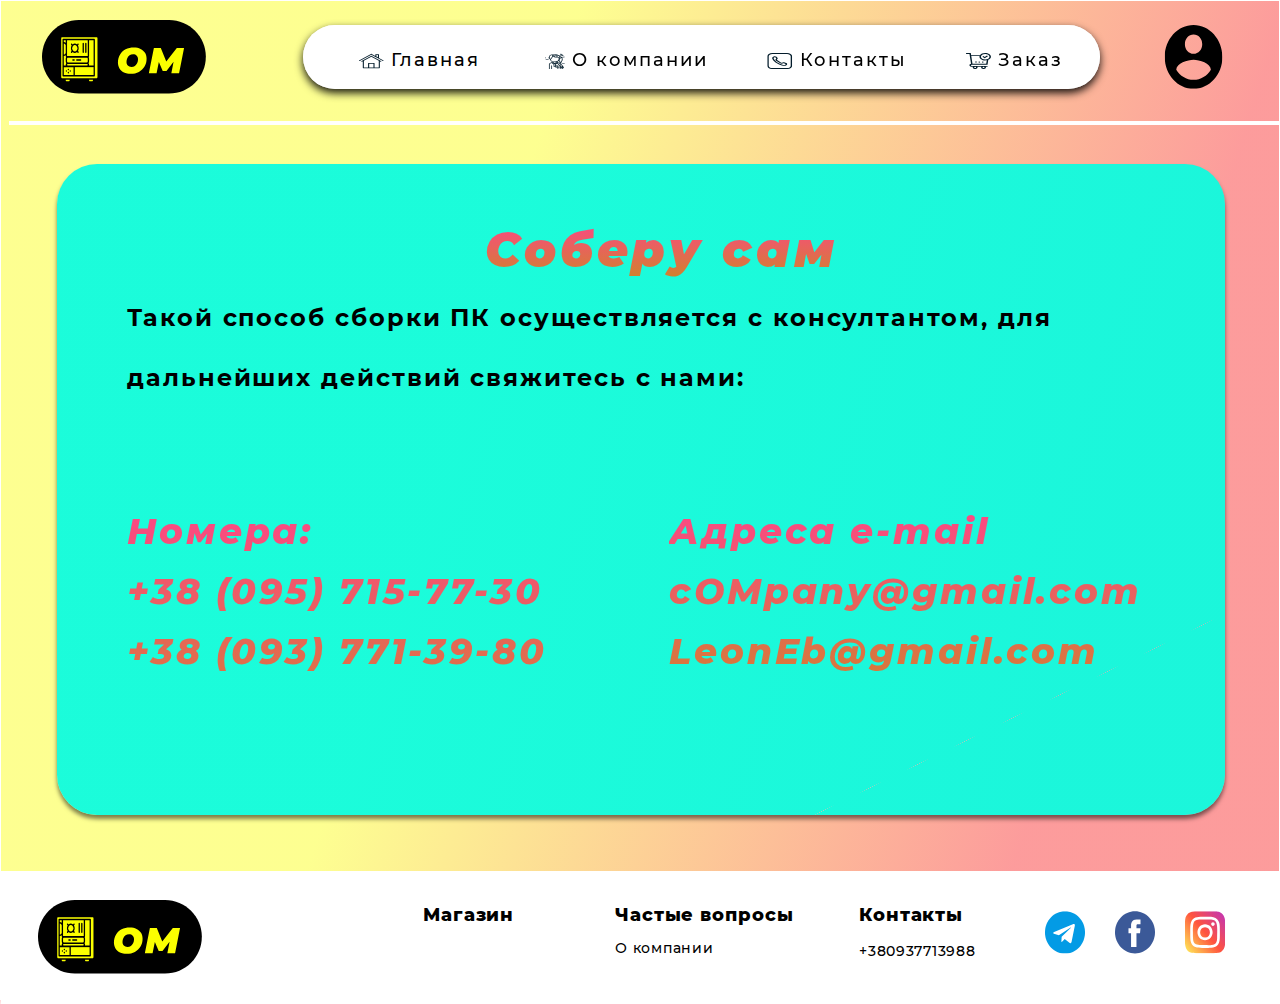
<file: sam.html>
<!DOCTYPE html>
<html lang="en">
<head>
    <meta charset="UTF-8">
    <meta http-equiv="X-UA-Compatible" content="IE=edge">
    <meta name="viewport" content="width=device-width, initial-scale=1.0">
    <title>Соберу само</title>
    <link rel="stylesheet" href="./css/reset.css">
    <link rel="stylesheet" href="./css/sam.css">
</head>
<body>
    <div class="container">
        

        <header class="header">
            <div class="wrapper">
    
                <div class="header__logo">
                    <a href="./index.html">
                        <img src="./img/svg/Group 11.svg" alt="Главная">
                    </a>
                </div>
                
                <div class="menu">
                    <nav class="top-menu">
                        <ul class="menu-main">
                          <li><a href="./index.html"> <img src="./img/svg/house 1.svg" alt="Главная"> Главная</a></li>
                          <li><a href="./kompany.html"><img src="./img/svg/competitor 1.svg" alt="О компании"> О компании</a></li>
                          <li><a href="./contacts.html"><img src="./img/svg/apple 1.svg" alt="Контакты"> Контакты</a></li>
                          <li><a href="./zakazvubor.html"><img src="./img/svg/order 1.svg" alt="Заказ"> Заказ</a></li> 
                        </ul>
                      </nav>
                </div>

                <div class="header__account">
                    <a href="./account_avtor.html">
                        <img src="./img/svg/round-account-button-with-user-inside 1.svg" alt="Аккаунь">
                    </a>
                </div>
                <h2 class="razdelenie"></h2>
            </div>
        </header>


        
        
        <div class="block_infa">
            <P class="zagolovok">Соберу сам</P>
            <P class="text1">Такой способ сборки ПК осуществляется с консултантом, для дальнейших действий свяжитесь с нами:</P>
            <p class="nomera">Номера: </br>+38 (095) 715-77-30</br>+38 (093) 771-39-80</p>
            <p class="mail">Адреса e-mail</br> cOMpany@gmail.com</br>LeonEb@gmail.com</p>
        </div>
        


        <footer class="footer">
            <div class="footer__logo">
                <a href="./index.html">
                    <img src="./img/svg/Group 11.svg" alt="Главная">
                </a>
            </div>
            <a href="./zakazvubor.html" class="footer__a_magaz"><p class="footer__magaz">Магазин</p></a>
            <p class="footer__vopros">Частые вопросы</p>
            <a href="./kompany.html" class="footer__a_magaz"><p class="footer__vopros1">О компании</p></a>
            <a href="./contacts.html" class="footer__a_kontakt"><p class="footer__kontakt">Контакты</p></a>
            <p class="footer__kontakt1">+380937713988</p>
            <div class="inst"><a href="https://www.instagram.com"><img src="./img/svg/instagram 1.svg" alt="Инста"></a></div>
            <div class="face"><a href="https://www.facebook.com/"><img src="./img/svg/facebook 1.svg" alt="Фейсбук"></a></div>
            <div class="telega"><a href="https://web.telegram.org/"><img src="./img/svg/telegram 1.svg" alt="Телеграм"></a></div>
        </footer>

    
    </div>
</body>
</html>
</file>
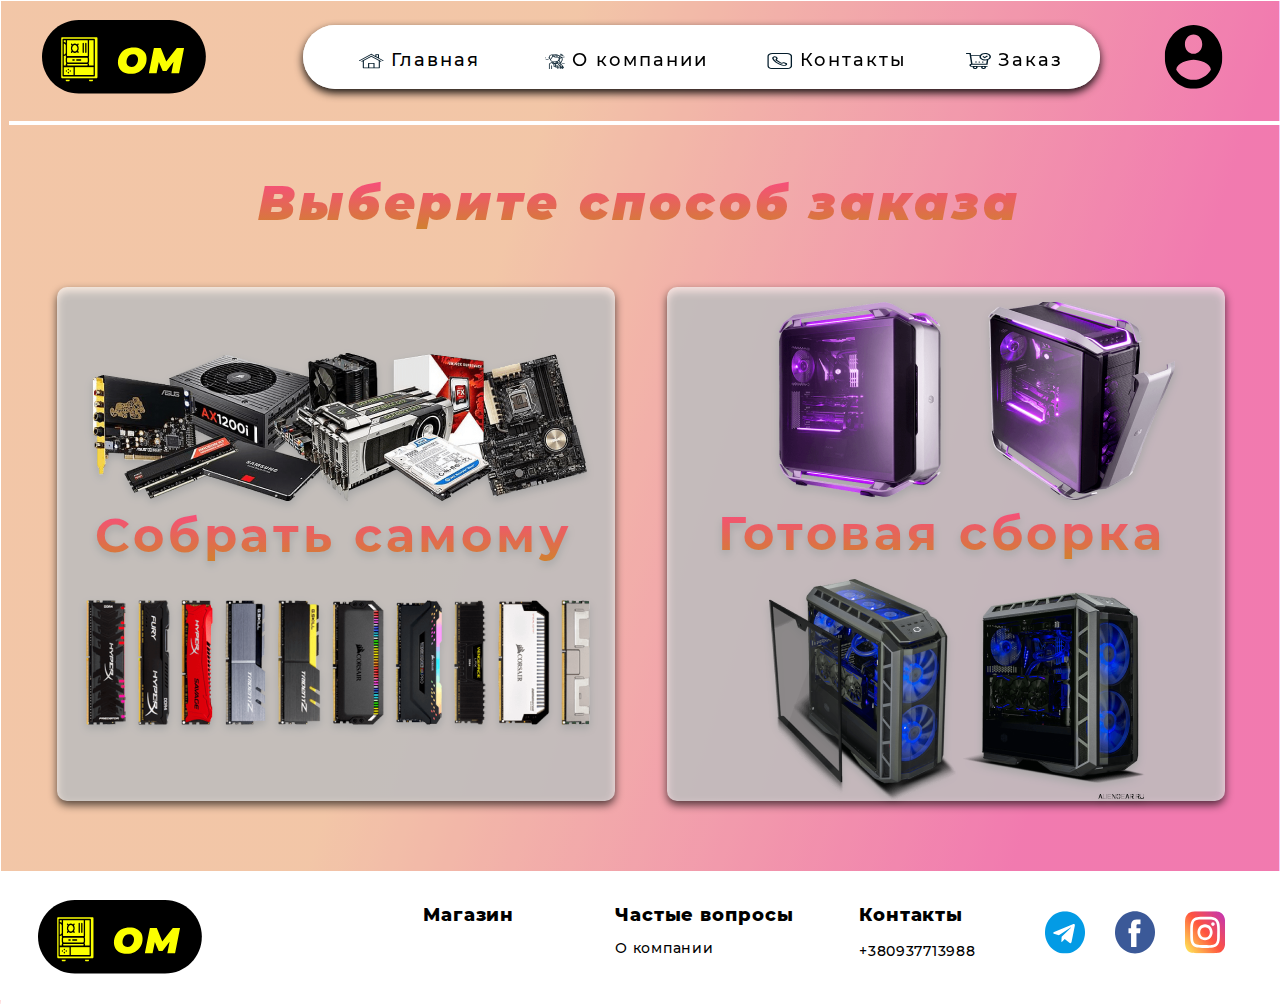
<file: zakazvubor.html>
<!DOCTYPE html>
<html lang="en">
<head>
    <meta charset="UTF-8">
    <meta http-equiv="X-UA-Compatible" content="IE=edge">
    <meta name="viewport" content="width=device-width, initial-scale=1.0">
    <title>Выбор способа заказа</title>
    <link rel="stylesheet" href="./css/reset.css">
    <link rel="stylesheet" href="./css/zakazvubor.css">
</head>
<body>
    <div class="container">
        <div class="container1">

        <header class="header">
            <div class="wrapper">
    
                <div class="header__logo">
                    <a href="./index.html">
                        <img src="./img/svg/Group 11.svg" alt="Главная">
                    </a>
                </div>
                
                <div class="menu">
                    <nav class="top-menu">
                        <ul class="menu-main">
                          <li><a href="./index.html"> <img src="./img/svg/house 1.svg" alt="Главная"> Главная</a></li>
                          <li><a href="./kompany.html"><img src="./img/svg/competitor 1.svg" alt="О компании"> О компании</a></li>
                          <li><a href="./contacts.html"><img src="./img/svg/apple 1.svg" alt="Контакты"> Контакты</a></li>
                          <li><a href="./zakazvubor.html"><img src="./img/svg/order 1.svg" alt="Заказ"> Заказ</a></li> 
                        </ul>
                      </nav>
                </div>

                <div class="header__account">
                    <a href="./account_avtor.html">
                        <img src="./img/svg/round-account-button-with-user-inside 1.svg" alt="Аккаунь">
                    </a>
                </div>
                <h2 class="razdelenie"></h2>
            </div>
        </header>


        <P class="zagolovok">Выберите способ заказа</P>
        <a href="./sam.html">
        <div class="block_infa1">
            <img src="./img/computer-components 1.png" alt="" class="img1infa1">
            <p class="text1">Собрать самому</p>
            <img src="./img/memory 1.png" alt="" class="img2infa1">
        </div>
        </a>

        <a href="./gotoviesborki.html">
        <div class="block_infa2">
            <img src="./img/Cooler-Master-Cosmos-C700P 1.png" alt="" class="img1infa2">
            <p class="text2">Готовая сборка</p>
            <img src="./img/996 1.png" alt="" class="img2infa2">
        </div>
        </a>

        <footer class="footer">
            <div class="footer__logo">
                <a href="./index.html">
                    <img src="./img/svg/Group 11.svg" alt="Главная">
                </a>
            </div>
            <a href="./zakazvubor.html" class="footer__a_magaz"><p class="footer__magaz">Магазин</p></a>
            <p class="footer__vopros">Частые вопросы</p>
            <a href="./kompany.html" class="footer__a_magaz"><p class="footer__vopros1">О компании</p></a>
            <a href="./contacts.html" class="footer__a_kontakt"><p class="footer__kontakt">Контакты</p></a>
            <p class="footer__kontakt1">+380937713988</p>
            <div class="inst"><a href="https://www.instagram.com"><img src="./img/svg/instagram 1.svg" alt="Инста"></a></div>
            <div class="face"><a href="https://www.facebook.com/"><img src="./img/svg/facebook 1.svg" alt="Фейсбук"></a></div>
            <div class="telega"><a href="https://web.telegram.org/"><img src="./img/svg/telegram 1.svg" alt="Телеграм"></a></div>
        </footer>

    </div>
    </div>
</body>
</html>
</file>
<file: css/style.css>
/* montserrat-100 - latin_cyrillic */
@font-face {
    font-family: 'Montserrat';
    font-style: normal;
    font-weight: 100;
    src: local(''),
         url('../fonts/montserrat-v15-latin_cyrillic-100.woff2') format('woff2'), /* Chrome 26+, Opera 23+, Firefox 39+ */
         url('../fonts/montserrat-v15-latin_cyrillic-100.woff') format('woff'); /* Chrome 6+, Firefox 3.6+, IE 9+, Safari 5.1+ */
  }
  /* montserrat-100italic - latin_cyrillic */
  @font-face {
    font-family: 'Montserrat';
    font-style: italic;
    font-weight: 100;
    src: local(''),
         url('../fonts/montserrat-v15-latin_cyrillic-100italic.woff2') format('woff2'), /* Chrome 26+, Opera 23+, Firefox 39+ */
         url('../fonts/montserrat-v15-latin_cyrillic-100italic.woff') format('woff'); /* Chrome 6+, Firefox 3.6+, IE 9+, Safari 5.1+ */
  }
  /* montserrat-200 - latin_cyrillic */
  @font-face {
    font-family: 'Montserrat';
    font-style: normal;
    font-weight: 200;
    src: local(''),
         url('../fonts/montserrat-v15-latin_cyrillic-200.woff2') format('woff2'), /* Chrome 26+, Opera 23+, Firefox 39+ */
         url('../fonts/montserrat-v15-latin_cyrillic-200.woff') format('woff'); /* Chrome 6+, Firefox 3.6+, IE 9+, Safari 5.1+ */
  }
  /* montserrat-200italic - latin_cyrillic */
  @font-face {
    font-family: 'Montserrat';
    font-style: italic;
    font-weight: 200;
    src: local(''),
         url('../fonts/montserrat-v15-latin_cyrillic-200italic.woff2') format('woff2'), /* Chrome 26+, Opera 23+, Firefox 39+ */
         url('../fonts/montserrat-v15-latin_cyrillic-200italic.woff') format('woff'); /* Chrome 6+, Firefox 3.6+, IE 9+, Safari 5.1+ */
  }
  /* montserrat-300 - latin_cyrillic */
  @font-face {
    font-family: 'Montserrat';
    font-style: normal;
    font-weight: 300;
    src: local(''),
         url('../fonts/montserrat-v15-latin_cyrillic-300.woff2') format('woff2'), /* Chrome 26+, Opera 23+, Firefox 39+ */
         url('../fonts/montserrat-v15-latin_cyrillic-300.woff') format('woff'); /* Chrome 6+, Firefox 3.6+, IE 9+, Safari 5.1+ */
  }
  /* montserrat-300italic - latin_cyrillic */
  @font-face {
    font-family: 'Montserrat';
    font-style: italic;
    font-weight: 300;
    src: local(''),
         url('../fonts/montserrat-v15-latin_cyrillic-300italic.woff2') format('woff2'), /* Chrome 26+, Opera 23+, Firefox 39+ */
         url('../fonts/montserrat-v15-latin_cyrillic-300italic.woff') format('woff'); /* Chrome 6+, Firefox 3.6+, IE 9+, Safari 5.1+ */
  }
  /* montserrat-regular - latin_cyrillic */
  @font-face {
    font-family: 'Montserrat';
    font-style: normal;
    font-weight: 400;
    src: local(''),
         url('../fonts/montserrat-v15-latin_cyrillic-regular.woff2') format('woff2'), /* Chrome 26+, Opera 23+, Firefox 39+ */
         url('../fonts/montserrat-v15-latin_cyrillic-regular.woff') format('woff'); /* Chrome 6+, Firefox 3.6+, IE 9+, Safari 5.1+ */
  }
  /* montserrat-italic - latin_cyrillic */
  @font-face {
    font-family: 'Montserrat';
    font-style: italic;
    font-weight: 400;
    src: local(''),
         url('../fonts/montserrat-v15-latin_cyrillic-italic.woff2') format('woff2'), /* Chrome 26+, Opera 23+, Firefox 39+ */
         url('../fonts/montserrat-v15-latin_cyrillic-italic.woff') format('woff'); /* Chrome 6+, Firefox 3.6+, IE 9+, Safari 5.1+ */
  }
  /* montserrat-500 - latin_cyrillic */
  @font-face {
    font-family: 'Montserrat';
    font-style: normal;
    font-weight: 500;
    src: local(''),
         url('../fonts/montserrat-v15-latin_cyrillic-500.woff2') format('woff2'), /* Chrome 26+, Opera 23+, Firefox 39+ */
         url('../fonts/montserrat-v15-latin_cyrillic-500.woff') format('woff'); /* Chrome 6+, Firefox 3.6+, IE 9+, Safari 5.1+ */
  }
  /* montserrat-500italic - latin_cyrillic */
  @font-face {
    font-family: 'Montserrat';
    font-style: italic;
    font-weight: 500;
    src: local(''),
         url('../fonts/montserrat-v15-latin_cyrillic-500italic.woff2') format('woff2'), /* Chrome 26+, Opera 23+, Firefox 39+ */
         url('../fonts/montserrat-v15-latin_cyrillic-500italic.woff') format('woff'); /* Chrome 6+, Firefox 3.6+, IE 9+, Safari 5.1+ */
  }
  /* montserrat-600 - latin_cyrillic */
  @font-face {
    font-family: 'Montserrat';
    font-style: normal;
    font-weight: 600;
    src: local(''),
         url('../fonts/montserrat-v15-latin_cyrillic-600.woff2') format('woff2'), /* Chrome 26+, Opera 23+, Firefox 39+ */
         url('../fonts/montserrat-v15-latin_cyrillic-600.woff') format('woff'); /* Chrome 6+, Firefox 3.6+, IE 9+, Safari 5.1+ */
  }
  /* montserrat-600italic - latin_cyrillic */
  @font-face {
    font-family: 'Montserrat';
    font-style: italic;
    font-weight: 600;
    src: local(''),
         url('../fonts/montserrat-v15-latin_cyrillic-600italic.woff2') format('woff2'), /* Chrome 26+, Opera 23+, Firefox 39+ */
         url('../fonts/montserrat-v15-latin_cyrillic-600italic.woff') format('woff'); /* Chrome 6+, Firefox 3.6+, IE 9+, Safari 5.1+ */
  }
  /* montserrat-700 - latin_cyrillic */
  @font-face {
    font-family: 'Montserrat';
    font-style: normal;
    font-weight: 700;
    src: local(''),
         url('../fonts/montserrat-v15-latin_cyrillic-700.woff2') format('woff2'), /* Chrome 26+, Opera 23+, Firefox 39+ */
         url('../fonts/montserrat-v15-latin_cyrillic-700.woff') format('woff'); /* Chrome 6+, Firefox 3.6+, IE 9+, Safari 5.1+ */
  }
  /* montserrat-700italic - latin_cyrillic */
  @font-face {
    font-family: 'Montserrat';
    font-style: italic;
    font-weight: 700;
    src: local(''),
         url('../fonts/montserrat-v15-latin_cyrillic-700italic.woff2') format('woff2'), /* Chrome 26+, Opera 23+, Firefox 39+ */
         url('../fonts/montserrat-v15-latin_cyrillic-700italic.woff') format('woff'); /* Chrome 6+, Firefox 3.6+, IE 9+, Safari 5.1+ */
  }
  /* montserrat-800 - latin_cyrillic */
  @font-face {
    font-family: 'Montserrat';
    font-style: normal;
    font-weight: 800;
    src: local(''),
         url('../fonts/montserrat-v15-latin_cyrillic-800.woff2') format('woff2'), /* Chrome 26+, Opera 23+, Firefox 39+ */
         url('../fonts/montserrat-v15-latin_cyrillic-800.woff') format('woff'); /* Chrome 6+, Firefox 3.6+, IE 9+, Safari 5.1+ */
  }
  /* montserrat-800italic - latin_cyrillic */
  @font-face {
    font-family: 'Montserrat';
    font-style: italic;
    font-weight: 800;
    src: local(''),
         url('../fonts/montserrat-v15-latin_cyrillic-800italic.woff2') format('woff2'), /* Chrome 26+, Opera 23+, Firefox 39+ */
         url('../fonts/montserrat-v15-latin_cyrillic-800italic.woff') format('woff'); /* Chrome 6+, Firefox 3.6+, IE 9+, Safari 5.1+ */
  }
  /* montserrat-900 - latin_cyrillic */
  @font-face {
    font-family: 'Montserrat';
    font-style: normal;
    font-weight: 900;
    src: local(''),
         url('../fonts/montserrat-v15-latin_cyrillic-900.woff2') format('woff2'), /* Chrome 26+, Opera 23+, Firefox 39+ */
         url('../fonts/montserrat-v15-latin_cyrillic-900.woff') format('woff'); /* Chrome 6+, Firefox 3.6+, IE 9+, Safari 5.1+ */
  }
  /* montserrat-900italic - latin_cyrillic */
  @font-face {
    font-family: 'Montserrat';
    font-style: italic;
    font-weight: 900;
    src: local(''),
         url('../fonts/montserrat-v15-latin_cyrillic-900italic.woff2') format('woff2'), /* Chrome 26+, Opera 23+, Firefox 39+ */
         url('../fonts/montserrat-v15-latin_cyrillic-900italic.woff') format('woff'); /* Chrome 6+, Firefox 3.6+, IE 9+, Safari 5.1+ */
  }
html {
    box-sizing: border-box;
    
}
*, *::before, *::after{
    box-sizing: inherit;
} 
body{
    font-family: 'Montserrat';
    font-style: normal;
    font-size: 16px;
    line-height: 1.2;
    font-weight: normal;
    color: #102746;
}

.fon{
    margin: 0 auto;
    display: block;
    position: relative;
    width: 1280px;
    max-height: 3120px;
    
    background: linear-gradient(287.56deg, rgba(252, 146, 146, 0.91) 19.27%, rgba(253, 255, 134, 0.91) 63.54%, rgba(253, 255, 134, 0.91) 80.96%);
    mix-blend-mode: normal;
    border: 1px solid #FFFFFF;
    box-sizing: border-box;
    box-shadow: 0px 4px 4px rgba(254, 0, 0, 0.25);
}



.wrapper{
    width: 1280px;
    height: 120px;
    top: 0px;
}

.header__logo{
    position: absolute;
    width: 162.82px;
    height: 73.61px;
    left: 41px;
    top: 19px;
}

.top-menu {
position: absolute;
width: 797px;
height: 64.1px;
left: 302.13px;
top: 24px;
background: #FFFFFF;
mix-blend-mode: normal;
box-shadow: inset 0px 4px 50px 10px #FFFFFF;
border-radius: 50px;
filter: drop-shadow(0px 4px 4px rgba(0, 0, 0, 0.9));
}
  .top-menu:after {
    content: "";
    display: table;
    clear: both;
  }
  .navbar-logo {display: inline-block;}
  .menu-main {
    list-style: none;
    margin: 0;
    padding: 0;
    float: center;
  }
  .menu-main li {display: inline-block;}
  .menu-main a {
    text-decoration: none;
    display: block;
    position: relative;
    line-height: 70px;
    padding-left: 55px;
    font-size: 18px;
    letter-spacing: 2px;
    font-family: 'Montserrat';
    font-style: normal;
    font-weight: 500;
    font-size: 18px;
    color: #000000;
    transition:.3s linear;
  }
  .menu-main a:before {
    content: "";
    width: 9px;
    height: 9px;
    background: #000000;
    position: absolute;
    left: 63%;
    transform: rotate(45deg) translateX(6.5px);
    opacity: 0;
    transition: .3s linear;
  }
  .menu-main a:hover:before {opacity: 1;}
  
 

  .header__account{
    position: absolute;
    width: 57.67px;
    height: 63.78px;
    left: 1162.74px;
    top: 24px;
  }
  .razdelenie{
    position: absolute;
    width: 1272.02px;
    height: 0px;
    left: 7.98px;
    top: 120px;
    border: 2px solid #FFFFFF;
    transform: rotate(0deg);

}

.block_pokupka{
position: absolute;
width: 1280px;
height: 856px;
left: 0px;
top: 123px;

background: rgba(159, 253, 208, 0.69);
backdrop-filter: blur(50px);
}
.glavnaya__pokupka{
    position: absolute;
width: 556px;
height: 732.99px;
left: 58px;
top: 60px;

background: #67FFB6;
box-shadow: 0px 4px 4px rgba(0, 0, 0, 0.5);
border-radius: 40px;
}
.text_pokupka{
position: absolute;
width: 271px;
height: 45px;
left: 122px;
top: 92px;

font-family: Montserrat;
font-style: normal;
font-weight: 900;
font-size: 36px;
line-height: 44px;
letter-spacing: 0.05em;

color: #000000;
}
.pokupka_razdelenie{
position: absolute;
width: 414.51px;
height: 0px;
left: 71.74px;
top: 160px;

border: 2px solid #000000;
box-shadow: 0px 4px 4px rgba(0, 0, 0, 0.25);
border-radius: 20px;
transform: matrix(1, 0, 0, 1, 0, 0);
}
.infapokupka{
    position: absolute;
width: 417.5px;
height: 216.67px;
left: 71.74px;
top: 187px;

font-family: Montserrat;
font-style: normal;
font-weight: 600;
font-size: 24px;
line-height: 29px;
letter-spacing: 0.05em;

color: #000000;
}
.pokupka_zakaz{
position: absolute;
width: 453.96px;
height: 175.84px;
left: 56.05px;
top: 460.06px;
background: rgba(0, 255, 178, 0.71);
box-shadow: 0px 4px 4px rgba(0, 0, 0, 0.45);
border-radius: 80px;
filter: drop-shadow(0px 4px 4px rgba(46, 145, 21, 0.5));
}
.pokupka__zakaz{
position: absolute;
width: 364.31px;
height: 54.62px;
left: 65.95px;
top: 60.47px;

font-family: Montserrat;
font-style: normal;
font-weight: 900;
font-size: 36px;
line-height: 44px;
letter-spacing: 0.05em;
color: #100B06;
}
.pokupka_sistemnik{
position: absolute;
width: 916px;
height: 790.94px;
left: 419px;
top: 15.19px;
}



.block_infa1{
    position: absolute;
    width: 1280px;
    height: 735.34px;
    left: 0px;
    top: 979px;
    
    background: rgba(209, 18, 240, 0.24);
}
.infa1__pokupka{
position: absolute;
width: 558.09px;
height: 615px;
left: 666px;
top: 61px;

background: linear-gradient(153.92deg, rgba(13, 252, 223, 0.94) 1.46%, rgba(58, 243, 253, 0.328021) 83.56%, rgba(87, 253, 134, 0) 83.57%);
filter: drop-shadow(0px 4px 4px rgba(0, 0, 0, 0.5));
border-radius: 40px;
}
.text_infa1{
position: absolute;
width: 439px;
height: 59px;
left: 70px;
top: 100px;

font-family: Montserrat;
font-style: normal;
font-weight: 900;
font-size: 36px;
line-height: 44px;
letter-spacing: 0.01em;

color: #000000;
}
.infa1_razdelenie{
position: absolute;
width: 450.07px;
height: 2.16px;
left: 59.01px;
top: 156.3px;

opacity: 0.3;
border: 2px solid #000000;
box-shadow: 0px 4px 4px rgba(0, 0, 0, 0.25);
border-radius: 20px;
transform: matrix(1, 0, 0, 1, 0, 0);
}
.infa1{
    position: absolute;
width: 419.92px;
height: 358.33px;
left: 69.93px;
top: 197.68px;

font-family: Montserrat;
font-style: normal;
font-weight: 600;
font-size: 24px;
line-height: 29px;
letter-spacing: 0.05em;

color: #000000;
}
.infa1_sistemnik{
position: absolute;
width: 584px;
height: 446px;
left: 51px;
top: 148px;
}




.block_infa2{
    position: absolute;
    width: 1280px;
    height: 1272px;
    left: 0px;
    top: 1714px;
    
    background: #FED059;

filter: drop-shadow(0px 4px 4px rgba(0, 0, 0, 0.5));
}
.infa2__vopros1{
    position: absolute;
width: 558px;
height: 471px;
left: 56px;
top: 93px;

background: #E9FF61;
box-shadow: 0px 4px 4px rgba(0, 0, 0, 0.35);
border-radius: 40px;
}
.text1_infa2{
position: absolute;
width: 368px;
height: 55px;
left: 78px;
top: 79px;

font-family: Montserrat;
font-style: normal;
font-weight: 500;
font-size: 36px;
line-height: 44px;
letter-spacing: 0.05em;

color: #000000;
}
.infa2_razdelenie1{
    position: absolute;
width: 370.32px;
height: 0.3px;
left: 77.89px;
top: 133.82px;

border: 2px solid rgba(0, 0, 0, 0.5);
box-shadow: 0px 4px 4px rgba(0, 0, 0, 0.25);
transform: matrix(1, 0, 0, 1, 0, 0);
}
.infa2_1{
position: absolute;
width: 365.91px;
height: 251.02px;
left: 80.54px;
top: 171.86px;

font-family: Montserrat;
font-style: normal;
font-weight: 500;
font-size: 18px;
line-height: 22px;
letter-spacing: 0.05em;

color: #000000;
}
.infa2__vopros2{
    position: absolute;
    width: 553px;
    height: 490px;
    left: 666px;
    top: 654px;
    
    background: #E9FF61;
    box-shadow: 0px 4px 4px rgba(0, 0, 0, 0.35);
    border-radius: 40px;   
}
.text2_infa1{
    position: absolute;
width: 485.73px;
height: 42.94px;
left: 70.17px;
top: 70.42px;

font-family: Montserrat;
font-style: normal;
font-weight: 500;
font-size: 36px;
line-height: 44px;
letter-spacing: 0.05em;

color: #000000;
}
.infa2_razdelenie2{
    position: absolute;
width: 414.25px;
height: 0px;
left: 69.37px;
top: 127.76px;

border: 2px solid rgba(0, 0, 0, 0.5);
box-shadow: 0px 4px 4px rgba(0, 0, 0, 0.25);
}
.infa2_2{

    position: absolute;
    width: 434.08px;
    height: 257.73px;
    left: 70.36px;
    top: 174.81px;
    
    font-family: Montserrat;
    font-style: normal;
    font-weight: 500;
    font-size: 18px;
    line-height: 26px;
    /* or 144% */
    
    letter-spacing: 0.05em;
    
    color: #000000;
}
.infa2_sistemnik{
    position: absolute;
width: 589px;
height: 492px;
left: 635px;
top: 93px;
}
.infa2_koplekt{
    position: absolute;
    width: 558px;
    height: 591px;
    left: 56px;
    top: 629px;
}



.footer{
position: absolute;
width: 1280px;
height: 133px;
left: 0px;
top: 2987px;

background: #FFFFFF;
}
.footer__logo{
position: absolute;
width: 167px;
height: 75.68px;
left: 37px;
top: 29.04px;
}
.footer__magaz{
    position: absolute;
    width: 94px;
    height: 23px;
    left: 422px;
    top: 33px;
    
    font-family: Montserrat;
    font-style: normal;
    font-weight: 800;
    font-size: 18px;
    line-height: 22px;
    letter-spacing: 0.05em;
    
    color: #000000;
}
.footer__vopros{
    position: absolute;
width: 183px;
height: 22px;
left: 614px;
top: 33px;

font-family: Montserrat;
font-style: normal;
font-weight: 800;
font-size: 18px;
line-height: 22px;
/* identical to box height */
letter-spacing: 0.05em;
color: #000000;
}
.footer__vopros1{
    position: absolute;
    width: 153.47px;
    height: 16.28px;
    left: 614.35px;
    top: 69.34px;
    
    font-family: Montserrat;
    font-style: normal;
    font-weight: 500;
    font-size: 14px;
    line-height: 17px;
    /* identical to box height */
    
    letter-spacing: 0.05em;
    
    color: #000000;
}

.footer__kontakt{
    position: absolute;
width: 113.45px;
height: 23.14px;
left: 858px;
top: 33px;
font-family: Montserrat;
font-style: normal;
font-weight: 800;
font-size: 18px;
line-height: 22px;
letter-spacing: 0.05em;
color: #000000;
}
.footer__kontakt1{
    position: absolute;
    width: 123.99px;
    height: 17.78px;
    left: 858.25px;
    top: 69.349px;
    
    font-family: Montserrat;
    font-style: normal;
    font-weight: 500;
    font-size: 14px;
    line-height: 22px;
    letter-spacing: 0.05em;
    
    color: #000000;
}
.inst{
    position: absolute;
width: 40.11px;
height: 42.15px;
left: 1184px;
top: 40.27px;
}
.face{
    position: absolute;
width: 40.11px;
height: 42.15px;
left: 1114px;
top: 40.27px;
}
.telega{
    position: absolute;
width: 40.11px;
height: 42.15px;
left: 1044px;
top: 40.27px;
}

.container{
margin: 0 auto;
display: block;
position: relative;
width: 1280px;
height: 2800px;

background: #000000;
mix-blend-mode: normal;
border: 1px solid #FFFFFF;
box-sizing: border-box;
box-shadow: 0px 4px 4px rgba(254, 0, 0, 0.25);
}
</file>
<file: css/account_vibor.css>
/* montserrat-100 - latin_cyrillic */
@font-face {
    font-family: 'Montserrat';
    font-style: normal;
    font-weight: 100;
    src: local(''),
         url('../fonts/montserrat-v15-latin_cyrillic-100.woff2') format('woff2'), /* Chrome 26+, Opera 23+, Firefox 39+ */
         url('../fonts/montserrat-v15-latin_cyrillic-100.woff') format('woff'); /* Chrome 6+, Firefox 3.6+, IE 9+, Safari 5.1+ */
  }
  /* montserrat-100italic - latin_cyrillic */
  @font-face {
    font-family: 'Montserrat';
    font-style: italic;
    font-weight: 100;
    src: local(''),
         url('../fonts/montserrat-v15-latin_cyrillic-100italic.woff2') format('woff2'), /* Chrome 26+, Opera 23+, Firefox 39+ */
         url('../fonts/montserrat-v15-latin_cyrillic-100italic.woff') format('woff'); /* Chrome 6+, Firefox 3.6+, IE 9+, Safari 5.1+ */
  }
  /* montserrat-200 - latin_cyrillic */
  @font-face {
    font-family: 'Montserrat';
    font-style: normal;
    font-weight: 200;
    src: local(''),
         url('../fonts/montserrat-v15-latin_cyrillic-200.woff2') format('woff2'), /* Chrome 26+, Opera 23+, Firefox 39+ */
         url('../fonts/montserrat-v15-latin_cyrillic-200.woff') format('woff'); /* Chrome 6+, Firefox 3.6+, IE 9+, Safari 5.1+ */
  }
  /* montserrat-200italic - latin_cyrillic */
  @font-face {
    font-family: 'Montserrat';
    font-style: italic;
    font-weight: 200;
    src: local(''),
         url('../fonts/montserrat-v15-latin_cyrillic-200italic.woff2') format('woff2'), /* Chrome 26+, Opera 23+, Firefox 39+ */
         url('../fonts/montserrat-v15-latin_cyrillic-200italic.woff') format('woff'); /* Chrome 6+, Firefox 3.6+, IE 9+, Safari 5.1+ */
  }
  /* montserrat-300 - latin_cyrillic */
  @font-face {
    font-family: 'Montserrat';
    font-style: normal;
    font-weight: 300;
    src: local(''),
         url('../fonts/montserrat-v15-latin_cyrillic-300.woff2') format('woff2'), /* Chrome 26+, Opera 23+, Firefox 39+ */
         url('../fonts/montserrat-v15-latin_cyrillic-300.woff') format('woff'); /* Chrome 6+, Firefox 3.6+, IE 9+, Safari 5.1+ */
  }
  /* montserrat-300italic - latin_cyrillic */
  @font-face {
    font-family: 'Montserrat';
    font-style: italic;
    font-weight: 300;
    src: local(''),
         url('../fonts/montserrat-v15-latin_cyrillic-300italic.woff2') format('woff2'), /* Chrome 26+, Opera 23+, Firefox 39+ */
         url('../fonts/montserrat-v15-latin_cyrillic-300italic.woff') format('woff'); /* Chrome 6+, Firefox 3.6+, IE 9+, Safari 5.1+ */
  }
  /* montserrat-regular - latin_cyrillic */
  @font-face {
    font-family: 'Montserrat';
    font-style: normal;
    font-weight: 400;
    src: local(''),
         url('../fonts/montserrat-v15-latin_cyrillic-regular.woff2') format('woff2'), /* Chrome 26+, Opera 23+, Firefox 39+ */
         url('../fonts/montserrat-v15-latin_cyrillic-regular.woff') format('woff'); /* Chrome 6+, Firefox 3.6+, IE 9+, Safari 5.1+ */
  }
  /* montserrat-italic - latin_cyrillic */
  @font-face {
    font-family: 'Montserrat';
    font-style: italic;
    font-weight: 400;
    src: local(''),
         url('../fonts/montserrat-v15-latin_cyrillic-italic.woff2') format('woff2'), /* Chrome 26+, Opera 23+, Firefox 39+ */
         url('../fonts/montserrat-v15-latin_cyrillic-italic.woff') format('woff'); /* Chrome 6+, Firefox 3.6+, IE 9+, Safari 5.1+ */
  }
  /* montserrat-500 - latin_cyrillic */
  @font-face {
    font-family: 'Montserrat';
    font-style: normal;
    font-weight: 500;
    src: local(''),
         url('../fonts/montserrat-v15-latin_cyrillic-500.woff2') format('woff2'), /* Chrome 26+, Opera 23+, Firefox 39+ */
         url('../fonts/montserrat-v15-latin_cyrillic-500.woff') format('woff'); /* Chrome 6+, Firefox 3.6+, IE 9+, Safari 5.1+ */
  }
  /* montserrat-500italic - latin_cyrillic */
  @font-face {
    font-family: 'Montserrat';
    font-style: italic;
    font-weight: 500;
    src: local(''),
         url('../fonts/montserrat-v15-latin_cyrillic-500italic.woff2') format('woff2'), /* Chrome 26+, Opera 23+, Firefox 39+ */
         url('../fonts/montserrat-v15-latin_cyrillic-500italic.woff') format('woff'); /* Chrome 6+, Firefox 3.6+, IE 9+, Safari 5.1+ */
  }
  /* montserrat-600 - latin_cyrillic */
  @font-face {
    font-family: 'Montserrat';
    font-style: normal;
    font-weight: 600;
    src: local(''),
         url('../fonts/montserrat-v15-latin_cyrillic-600.woff2') format('woff2'), /* Chrome 26+, Opera 23+, Firefox 39+ */
         url('../fonts/montserrat-v15-latin_cyrillic-600.woff') format('woff'); /* Chrome 6+, Firefox 3.6+, IE 9+, Safari 5.1+ */
  }
  /* montserrat-600italic - latin_cyrillic */
  @font-face {
    font-family: 'Montserrat';
    font-style: italic;
    font-weight: 600;
    src: local(''),
         url('../fonts/montserrat-v15-latin_cyrillic-600italic.woff2') format('woff2'), /* Chrome 26+, Opera 23+, Firefox 39+ */
         url('../fonts/montserrat-v15-latin_cyrillic-600italic.woff') format('woff'); /* Chrome 6+, Firefox 3.6+, IE 9+, Safari 5.1+ */
  }
  /* montserrat-700 - latin_cyrillic */
  @font-face {
    font-family: 'Montserrat';
    font-style: normal;
    font-weight: 700;
    src: local(''),
         url('../fonts/montserrat-v15-latin_cyrillic-700.woff2') format('woff2'), /* Chrome 26+, Opera 23+, Firefox 39+ */
         url('../fonts/montserrat-v15-latin_cyrillic-700.woff') format('woff'); /* Chrome 6+, Firefox 3.6+, IE 9+, Safari 5.1+ */
  }
  /* montserrat-700italic - latin_cyrillic */
  @font-face {
    font-family: 'Montserrat';
    font-style: italic;
    font-weight: 700;
    src: local(''),
         url('../fonts/montserrat-v15-latin_cyrillic-700italic.woff2') format('woff2'), /* Chrome 26+, Opera 23+, Firefox 39+ */
         url('../fonts/montserrat-v15-latin_cyrillic-700italic.woff') format('woff'); /* Chrome 6+, Firefox 3.6+, IE 9+, Safari 5.1+ */
  }
  /* montserrat-800 - latin_cyrillic */
  @font-face {
    font-family: 'Montserrat';
    font-style: normal;
    font-weight: 800;
    src: local(''),
         url('../fonts/montserrat-v15-latin_cyrillic-800.woff2') format('woff2'), /* Chrome 26+, Opera 23+, Firefox 39+ */
         url('../fonts/montserrat-v15-latin_cyrillic-800.woff') format('woff'); /* Chrome 6+, Firefox 3.6+, IE 9+, Safari 5.1+ */
  }
  /* montserrat-800italic - latin_cyrillic */
  @font-face {
    font-family: 'Montserrat';
    font-style: italic;
    font-weight: 800;
    src: local(''),
         url('../fonts/montserrat-v15-latin_cyrillic-800italic.woff2') format('woff2'), /* Chrome 26+, Opera 23+, Firefox 39+ */
         url('../fonts/montserrat-v15-latin_cyrillic-800italic.woff') format('woff'); /* Chrome 6+, Firefox 3.6+, IE 9+, Safari 5.1+ */
  }
  /* montserrat-900 - latin_cyrillic */
  @font-face {
    font-family: 'Montserrat';
    font-style: normal;
    font-weight: 900;
    src: local(''),
         url('../fonts/montserrat-v15-latin_cyrillic-900.woff2') format('woff2'), /* Chrome 26+, Opera 23+, Firefox 39+ */
         url('../fonts/montserrat-v15-latin_cyrillic-900.woff') format('woff'); /* Chrome 6+, Firefox 3.6+, IE 9+, Safari 5.1+ */
  }
  /* montserrat-900italic - latin_cyrillic */
  @font-face {
    font-family: 'Montserrat';
    font-style: italic;
    font-weight: 900;
    src: local(''),
         url('../fonts/montserrat-v15-latin_cyrillic-900italic.woff2') format('woff2'), /* Chrome 26+, Opera 23+, Firefox 39+ */
         url('../fonts/montserrat-v15-latin_cyrillic-900italic.woff') format('woff'); /* Chrome 6+, Firefox 3.6+, IE 9+, Safari 5.1+ */
  }
html {
    box-sizing: border-box;
    
}
*, *::before, *::after{
    box-sizing: inherit;
} 
body{
    font-family: 'Montserrat';
    font-style: normal;
    font-size: 16px;
    line-height: 1.2;
    font-weight: normal;
    color: #102746;
}

.container{
    margin: 0 auto;
    display: block;
    position: relative;
    width: 1280px;
    height: 1000px;
    
    background: linear-gradient(287.56deg, rgba(252, 146, 146, 0.91) 19.27%, rgba(253, 255, 134, 0.91) 63.54%, rgba(253, 255, 134, 0.91) 80.96%);
    mix-blend-mode: normal;
    border: 1px solid #FFFFFF;
    box-sizing: border-box;
    box-shadow: 0px 4px 4px rgba(254, 0, 0, 0.25);
}


.wrapper{
    width: 1280px;
    height: 120px;
    top: 0px;
}

.header__logo{
    position: absolute;
    width: 162.82px;
    height: 73.61px;
    left: 41px;
    top: 19px;
}

.top-menu {
position: absolute;
width: 797px;
height: 64.1px;
left: 302.13px;
top: 24px;
background: #FFFFFF;
mix-blend-mode: normal;
box-shadow: inset 0px 4px 50px 10px #FFFFFF;
border-radius: 50px;
filter: drop-shadow(0px 4px 4px rgba(0, 0, 0, 0.9));
}
  .top-menu:after {
    content: "";
    display: table;
    clear: both;
  }
  .navbar-logo {display: inline-block;}
  .menu-main {
    list-style: none;
    margin: 0;
    padding: 0;
    float: center;
  }
  .menu-main li {display: inline-block;}
  .menu-main a {
    text-decoration: none;
    display: block;
    position: relative;
    line-height: 70px;
    padding-left: 55px;
    font-size: 18px;
    letter-spacing: 2px;
    font-family: 'Montserrat';
    font-style: normal;
    font-weight: 500;
    font-size: 18px;
    color: #000000;
    transition:.3s linear;
  }
  .menu-main a:before {
    content: "";
    width: 9px;
    height: 9px;
    background: #000000;
    position: absolute;
    left: 63%;
    transform: rotate(45deg) translateX(6.5px);
    opacity: 0;
    transition: .3s linear;
  }
  .menu-main a:hover:before {opacity: 1;}
  
 

  .header__account{
    position: absolute;
    width: 57.67px;
    height: 63.78px;
    left: 1162.74px;
    top: 24px;
  }
  .razdelenie{
    position: absolute;
    width: 1272.02px;
    height: 0px;
    left: 7.98px;
    top: 120px;
    border: 2px solid #FFFFFF;
    transform: rotate(0deg);

}
.footer{
    position: absolute;
    width: 1280px;
    height: 133px;
    left: 0px;
    top: 870px;
    
    background: #FFFFFF;
    }
    .footer__logo{
    position: absolute;
    width: 167px;
    height: 75.68px;
    left: 37px;
    top: 29.04px;
    }
    .footer__magaz{
        position: absolute;
        width: 94px;
        height: 23px;
        left: 422px;
        top: 33px;
        
        font-family: Montserrat;
        font-style: normal;
        font-weight: 800;
        font-size: 18px;
        line-height: 22px;
        letter-spacing: 0.05em;
        
        color: #000000;
    }
    .footer__vopros{
        position: absolute;
    width: 183px;
    height: 22px;
    left: 614px;
    top: 33px;
    
    font-family: Montserrat;
    font-style: normal;
    font-weight: 800;
    font-size: 18px;
    line-height: 22px;
    /* identical to box height */
    letter-spacing: 0.05em;
    color: #000000;
    }
    .footer__vopros1{
        position: absolute;
        width: 153.47px;
        height: 16.28px;
        left: 614.35px;
        top: 69.34px;
        
        font-family: Montserrat;
        font-style: normal;
        font-weight: 500;
        font-size: 14px;
        line-height: 17px;
        /* identical to box height */
        
        letter-spacing: 0.05em;
        
        color: #000000;
    }
    
    .footer__kontakt{
        position: absolute;
    width: 113.45px;
    height: 23.14px;
    left: 858px;
    top: 33px;
    font-family: Montserrat;
    font-style: normal;
    font-weight: 800;
    font-size: 18px;
    line-height: 22px;
    letter-spacing: 0.05em;
    color: #000000;
    }
    .footer__kontakt1{
        position: absolute;
        width: 123.99px;
        height: 17.78px;
        left: 858.25px;
        top: 69.349px;
        
        font-family: Montserrat;
        font-style: normal;
        font-weight: 500;
        font-size: 14px;
        line-height: 22px;
        letter-spacing: 0.05em;
        
        color: #000000;
    }
    .inst{
        position: absolute;
    width: 40.11px;
    height: 42.15px;
    left: 1184px;
    top: 40.27px;
    }
    .face{
        position: absolute;
    width: 40.11px;
    height: 42.15px;
    left: 1114px;
    top: 40.27px;
    }
    .telega{
        position: absolute;
    width: 40.11px;
    height: 42.15px;
    left: 1044px;
    top: 40.27px;
    }
    .zagolovok{
        position: absolute;
        width: 855px;
        height: 78px;
        left: 226px;
        top: 226px;
        
        font-family: Montserrat;
        font-style: italic;
        font-weight: 900;
        font-size: 48px;
        line-height: 60px;
        /* or 125% */
        
        letter-spacing: 0.08em;
background: linear-gradient( #FE4589 0%, #BF980B 100%);
-webkit-background-clip: text; /* Обрезаем фон по тексту */
-webkit-text-fill-color: transparent;
}
.block1{
    position: absolute;
width: 314.27px;
height: 159px;
left: 56px;
top: 410px;

background: linear-gradient(153.92deg, rgba(13, 252, 223, 0.94) 1.46%, rgba(87, 253, 233, 0.7332) 1.47%, rgba(54, 241, 252, 0.564) 83.57%);
box-shadow: 0px 4px 4px rgba(0, 0, 0, 0.5);
}
.text1{
position: absolute;
width: 304.26px;
height: 110px;
left: 18.02px;
top: 44px;

font-family: Montserrat;
font-style: normal;
font-weight: bold;
font-size: 24px;
line-height: 29px;
letter-spacing: 0.01em;

color: #000000;
}
.block2{
    position: absolute;
    width: 313.27px;
    height: 159px;
    left: 484.37px;
    top: 410px;
    
    background: linear-gradient(153.92deg, rgba(13, 252, 223, 0.94) 1.46%, rgba(87, 253, 233, 0.7332) 1.47%, rgba(54, 241, 252, 0.564) 83.57%);
    box-shadow: 0px 4px 4px rgba(0, 0, 0, 0.5);
}
.text2{
    position: absolute;
width: 234.2px;
height: 59px;
left: 43px;
top: 44px;

font-family: Montserrat;
font-style: normal;
font-weight: bold;
font-size: 24px;
line-height: 29px;
letter-spacing: 0.01em;

color: #000000;
}
.block3{
    position: absolute;
    width: 313.27px;
    height: 159px;
    left: 910.73px;
    top: 410px;
    
    background: linear-gradient(153.92deg, rgba(13, 252, 223, 0.94) 1.46%, rgba(87, 253, 233, 0.7332) 1.47%, rgba(54, 241, 252, 0.564) 83.57%);
    box-shadow: 0px 4px 4px rgba(0, 0, 0, 0.5);
}
.text3{
  position: absolute;
  width: 207.18px;
  height: 23px;
  left: 68px;
  top: 44px;
  
  font-family: Montserrat;
  font-style: normal;
  font-weight: bold;
  font-size: 24px;
  line-height: 29px;
  letter-spacing: 0.01em;
  
  color: #000000;
  
}
</file>
<file: css/account_avtor.css>
/* montserrat-100 - latin_cyrillic */
@font-face {
    font-family: 'Montserrat';
    font-style: normal;
    font-weight: 100;
    src: local(''),
         url('../fonts/montserrat-v15-latin_cyrillic-100.woff2') format('woff2'), /* Chrome 26+, Opera 23+, Firefox 39+ */
         url('../fonts/montserrat-v15-latin_cyrillic-100.woff') format('woff'); /* Chrome 6+, Firefox 3.6+, IE 9+, Safari 5.1+ */
  }
  /* montserrat-100italic - latin_cyrillic */
  @font-face {
    font-family: 'Montserrat';
    font-style: italic;
    font-weight: 100;
    src: local(''),
         url('../fonts/montserrat-v15-latin_cyrillic-100italic.woff2') format('woff2'), /* Chrome 26+, Opera 23+, Firefox 39+ */
         url('../fonts/montserrat-v15-latin_cyrillic-100italic.woff') format('woff'); /* Chrome 6+, Firefox 3.6+, IE 9+, Safari 5.1+ */
  }
  /* montserrat-200 - latin_cyrillic */
  @font-face {
    font-family: 'Montserrat';
    font-style: normal;
    font-weight: 200;
    src: local(''),
         url('../fonts/montserrat-v15-latin_cyrillic-200.woff2') format('woff2'), /* Chrome 26+, Opera 23+, Firefox 39+ */
         url('../fonts/montserrat-v15-latin_cyrillic-200.woff') format('woff'); /* Chrome 6+, Firefox 3.6+, IE 9+, Safari 5.1+ */
  }
  /* montserrat-200italic - latin_cyrillic */
  @font-face {
    font-family: 'Montserrat';
    font-style: italic;
    font-weight: 200;
    src: local(''),
         url('../fonts/montserrat-v15-latin_cyrillic-200italic.woff2') format('woff2'), /* Chrome 26+, Opera 23+, Firefox 39+ */
         url('../fonts/montserrat-v15-latin_cyrillic-200italic.woff') format('woff'); /* Chrome 6+, Firefox 3.6+, IE 9+, Safari 5.1+ */
  }
  /* montserrat-300 - latin_cyrillic */
  @font-face {
    font-family: 'Montserrat';
    font-style: normal;
    font-weight: 300;
    src: local(''),
         url('../fonts/montserrat-v15-latin_cyrillic-300.woff2') format('woff2'), /* Chrome 26+, Opera 23+, Firefox 39+ */
         url('../fonts/montserrat-v15-latin_cyrillic-300.woff') format('woff'); /* Chrome 6+, Firefox 3.6+, IE 9+, Safari 5.1+ */
  }
  /* montserrat-300italic - latin_cyrillic */
  @font-face {
    font-family: 'Montserrat';
    font-style: italic;
    font-weight: 300;
    src: local(''),
         url('../fonts/montserrat-v15-latin_cyrillic-300italic.woff2') format('woff2'), /* Chrome 26+, Opera 23+, Firefox 39+ */
         url('../fonts/montserrat-v15-latin_cyrillic-300italic.woff') format('woff'); /* Chrome 6+, Firefox 3.6+, IE 9+, Safari 5.1+ */
  }
  /* montserrat-regular - latin_cyrillic */
  @font-face {
    font-family: 'Montserrat';
    font-style: normal;
    font-weight: 400;
    src: local(''),
         url('../fonts/montserrat-v15-latin_cyrillic-regular.woff2') format('woff2'), /* Chrome 26+, Opera 23+, Firefox 39+ */
         url('../fonts/montserrat-v15-latin_cyrillic-regular.woff') format('woff'); /* Chrome 6+, Firefox 3.6+, IE 9+, Safari 5.1+ */
  }
  /* montserrat-italic - latin_cyrillic */
  @font-face {
    font-family: 'Montserrat';
    font-style: italic;
    font-weight: 400;
    src: local(''),
         url('../fonts/montserrat-v15-latin_cyrillic-italic.woff2') format('woff2'), /* Chrome 26+, Opera 23+, Firefox 39+ */
         url('../fonts/montserrat-v15-latin_cyrillic-italic.woff') format('woff'); /* Chrome 6+, Firefox 3.6+, IE 9+, Safari 5.1+ */
  }
  /* montserrat-500 - latin_cyrillic */
  @font-face {
    font-family: 'Montserrat';
    font-style: normal;
    font-weight: 500;
    src: local(''),
         url('../fonts/montserrat-v15-latin_cyrillic-500.woff2') format('woff2'), /* Chrome 26+, Opera 23+, Firefox 39+ */
         url('../fonts/montserrat-v15-latin_cyrillic-500.woff') format('woff'); /* Chrome 6+, Firefox 3.6+, IE 9+, Safari 5.1+ */
  }
  /* montserrat-500italic - latin_cyrillic */
  @font-face {
    font-family: 'Montserrat';
    font-style: italic;
    font-weight: 500;
    src: local(''),
         url('../fonts/montserrat-v15-latin_cyrillic-500italic.woff2') format('woff2'), /* Chrome 26+, Opera 23+, Firefox 39+ */
         url('../fonts/montserrat-v15-latin_cyrillic-500italic.woff') format('woff'); /* Chrome 6+, Firefox 3.6+, IE 9+, Safari 5.1+ */
  }
  /* montserrat-600 - latin_cyrillic */
  @font-face {
    font-family: 'Montserrat';
    font-style: normal;
    font-weight: 600;
    src: local(''),
         url('../fonts/montserrat-v15-latin_cyrillic-600.woff2') format('woff2'), /* Chrome 26+, Opera 23+, Firefox 39+ */
         url('../fonts/montserrat-v15-latin_cyrillic-600.woff') format('woff'); /* Chrome 6+, Firefox 3.6+, IE 9+, Safari 5.1+ */
  }
  /* montserrat-600italic - latin_cyrillic */
  @font-face {
    font-family: 'Montserrat';
    font-style: italic;
    font-weight: 600;
    src: local(''),
         url('../fonts/montserrat-v15-latin_cyrillic-600italic.woff2') format('woff2'), /* Chrome 26+, Opera 23+, Firefox 39+ */
         url('../fonts/montserrat-v15-latin_cyrillic-600italic.woff') format('woff'); /* Chrome 6+, Firefox 3.6+, IE 9+, Safari 5.1+ */
  }
  /* montserrat-700 - latin_cyrillic */
  @font-face {
    font-family: 'Montserrat';
    font-style: normal;
    font-weight: 700;
    src: local(''),
         url('../fonts/montserrat-v15-latin_cyrillic-700.woff2') format('woff2'), /* Chrome 26+, Opera 23+, Firefox 39+ */
         url('../fonts/montserrat-v15-latin_cyrillic-700.woff') format('woff'); /* Chrome 6+, Firefox 3.6+, IE 9+, Safari 5.1+ */
  }
  /* montserrat-700italic - latin_cyrillic */
  @font-face {
    font-family: 'Montserrat';
    font-style: italic;
    font-weight: 700;
    src: local(''),
         url('../fonts/montserrat-v15-latin_cyrillic-700italic.woff2') format('woff2'), /* Chrome 26+, Opera 23+, Firefox 39+ */
         url('../fonts/montserrat-v15-latin_cyrillic-700italic.woff') format('woff'); /* Chrome 6+, Firefox 3.6+, IE 9+, Safari 5.1+ */
  }
  /* montserrat-800 - latin_cyrillic */
  @font-face {
    font-family: 'Montserrat';
    font-style: normal;
    font-weight: 800;
    src: local(''),
         url('../fonts/montserrat-v15-latin_cyrillic-800.woff2') format('woff2'), /* Chrome 26+, Opera 23+, Firefox 39+ */
         url('../fonts/montserrat-v15-latin_cyrillic-800.woff') format('woff'); /* Chrome 6+, Firefox 3.6+, IE 9+, Safari 5.1+ */
  }
  /* montserrat-800italic - latin_cyrillic */
  @font-face {
    font-family: 'Montserrat';
    font-style: italic;
    font-weight: 800;
    src: local(''),
         url('../fonts/montserrat-v15-latin_cyrillic-800italic.woff2') format('woff2'), /* Chrome 26+, Opera 23+, Firefox 39+ */
         url('../fonts/montserrat-v15-latin_cyrillic-800italic.woff') format('woff'); /* Chrome 6+, Firefox 3.6+, IE 9+, Safari 5.1+ */
  }
  /* montserrat-900 - latin_cyrillic */
  @font-face {
    font-family: 'Montserrat';
    font-style: normal;
    font-weight: 900;
    src: local(''),
         url('../fonts/montserrat-v15-latin_cyrillic-900.woff2') format('woff2'), /* Chrome 26+, Opera 23+, Firefox 39+ */
         url('../fonts/montserrat-v15-latin_cyrillic-900.woff') format('woff'); /* Chrome 6+, Firefox 3.6+, IE 9+, Safari 5.1+ */
  }
  /* montserrat-900italic - latin_cyrillic */
  @font-face {
    font-family: 'Montserrat';
    font-style: italic;
    font-weight: 900;
    src: local(''),
         url('../fonts/montserrat-v15-latin_cyrillic-900italic.woff2') format('woff2'), /* Chrome 26+, Opera 23+, Firefox 39+ */
         url('../fonts/montserrat-v15-latin_cyrillic-900italic.woff') format('woff'); /* Chrome 6+, Firefox 3.6+, IE 9+, Safari 5.1+ */
  }
html {
    box-sizing: border-box;
    
}
*, *::before, *::after{
    box-sizing: inherit;
} 
body{
    font-family: 'Montserrat';
    font-style: normal;
    font-size: 16px;
    line-height: 1.2;
    font-weight: normal;
    color: #102746;
}

.container{
    margin: 0 auto;
    display: block;
    position: relative;
    width: 1280px;
    height: 1000px;
    
    background: linear-gradient(287.56deg, rgba(252, 146, 146, 0.91) 19.27%, rgba(253, 255, 134, 0.91) 63.54%, rgba(253, 255, 134, 0.91) 80.96%);
    mix-blend-mode: normal;
    border: 1px solid #FFFFFF;
    box-sizing: border-box;
    box-shadow: 0px 4px 4px rgba(254, 0, 0, 0.25);
}


@media (max-width:992px) {
    
}
@media (max-width:767px) {
    
}

.wrapper{
    width: 1280px;
    height: 120px;
    top: 0px;
}

.header__logo{
    position: absolute;
    width: 162.82px;
    height: 73.61px;
    left: 41px;
    top: 19px;
}

.top-menu {
position: absolute;
width: 797px;
height: 64.1px;
left: 302.13px;
top: 24px;
background: #FFFFFF;
mix-blend-mode: normal;
box-shadow: inset 0px 4px 50px 10px #FFFFFF;
border-radius: 50px;
filter: drop-shadow(0px 4px 4px rgba(0, 0, 0, 0.9));
}
  .top-menu:after {
    content: "";
    display: table;
    clear: both;
  }
  .navbar-logo {display: inline-block;}
  .menu-main {
    list-style: none;
    margin: 0;
    padding: 0;
    float: center;
  }
  .menu-main li {display: inline-block;}
  .menu-main a {
    text-decoration: none;
    display: block;
    position: relative;
    line-height: 70px;
    padding-left: 55px;
    font-size: 18px;
    letter-spacing: 2px;
    font-family: 'Montserrat';
    font-style: normal;
    font-weight: 500;
    font-size: 18px;
    color: #000000;
    transition:.3s linear;
  }
  .menu-main a:before {
    content: "";
    width: 9px;
    height: 9px;
    background: #000000;
    position: absolute;
    left: 63%;
    transform: rotate(45deg) translateX(6.5px);
    opacity: 0;
    transition: .3s linear;
  }
  .menu-main a:hover:before {opacity: 1;}
  
 

  .header__account{
    position: absolute;
    width: 57.67px;
    height: 63.78px;
    left: 1162.74px;
    top: 24px;
  }
  .razdelenie{
    position: absolute;
    width: 1272.02px;
    height: 0px;
    left: 7.98px;
    top: 120px;
    border: 2px solid #FFFFFF;
    transform: rotate(0deg);

}
.footer{
    position: absolute;
    width: 1280px;
    height: 133px;
    left: 0px;
    top: 870px;
    
    background: #FFFFFF;
    }
    .footer__logo{
    position: absolute;
    width: 167px;
    height: 75.68px;
    left: 37px;
    top: 29.04px;
    }
    .footer__magaz{
        position: absolute;
        width: 94px;
        height: 23px;
        left: 422px;
        top: 33px;
        
        font-family: Montserrat;
        font-style: normal;
        font-weight: 800;
        font-size: 18px;
        line-height: 22px;
        letter-spacing: 0.05em;
        
        color: #000000;
    }
    .footer__vopros{
        position: absolute;
    width: 183px;
    height: 22px;
    left: 614px;
    top: 33px;
    
    font-family: Montserrat;
    font-style: normal;
    font-weight: 800;
    font-size: 18px;
    line-height: 22px;
    /* identical to box height */
    letter-spacing: 0.05em;
    color: #000000;
    }
    .footer__vopros1{
        position: absolute;
        width: 153.47px;
        height: 16.28px;
        left: 614.35px;
        top: 69.34px;
        
        font-family: Montserrat;
        font-style: normal;
        font-weight: 500;
        font-size: 14px;
        line-height: 17px;
        /* identical to box height */
        
        letter-spacing: 0.05em;
        
        color: #000000;
    }
    
    .footer__kontakt{
        position: absolute;
    width: 113.45px;
    height: 23.14px;
    left: 858px;
    top: 33px;
    font-family: Montserrat;
    font-style: normal;
    font-weight: 800;
    font-size: 18px;
    line-height: 22px;
    letter-spacing: 0.05em;
    color: #000000;
    }
    .footer__kontakt1{
        position: absolute;
        width: 123.99px;
        height: 17.78px;
        left: 858.25px;
        top: 69.349px;
        
        font-family: Montserrat;
        font-style: normal;
        font-weight: 500;
        font-size: 14px;
        line-height: 22px;
        letter-spacing: 0.05em;
        
        color: #000000;
    }
    .inst{
        position: absolute;
    width: 40.11px;
    height: 42.15px;
    left: 1184px;
    top: 40.27px;
    }
    .face{
        position: absolute;
    width: 40.11px;
    height: 42.15px;
    left: 1114px;
    top: 40.27px;
    }
    .telega{
        position: absolute;
    width: 40.11px;
    height: 42.15px;
    left: 1044px;
    top: 40.27px;
    }
    .zagolovok{
position: absolute;
width: 990px;
height: 78px;
left: 153px;
top: 170px;

font-family: Montserrat;
font-style: italic;
font-weight: 900;
font-size: 48px;
line-height: 60px;
/* or 125% */

letter-spacing: 0.08em;
background: linear-gradient( #FE4589 0%, #BF980B 100%);
-webkit-background-clip: text; /* Обрезаем фон по тексту */
-webkit-text-fill-color: transparent;
    }
    .forma{
        position: absolute;
width: 784px;
height: 385px;
left: 251px;
top: 297px;

background: linear-gradient(153.92deg, rgba(13, 252, 223, 0.94) 1.46%, rgba(87, 253, 233, 0.7332) 1.47%, rgba(54, 241, 252, 0.564) 83.57%);
box-shadow: 0px 4px 4px rgba(0, 0, 0, 0.5);
border-radius: 40px;
    }
    .text{
        position: absolute;
width: 518px;
height: 23px;
left: 134px;
top: 69px;

font-family: Montserrat;
font-style: normal;
font-weight: bold;
font-size: 24px;
line-height: 29px;
letter-spacing: 0.01em;

color: #000000;
    }
    .pole{
        position: absolute;
width: 540px;
height: 38px;
left: 123px;
top: 131px;

background: #FFFFFF;
border-radius: 20px;
    }
    .knopka{
        position: absolute;
width: 540px;
height: 130px;
left: 123px;
top: 198px;

background: rgba(44, 230, 174, 0.71);
box-shadow: 0px 4px 4px rgba(0, 0, 0, 0.45);
border-radius: 80px;
    }
    .knopka_text{
        position: absolute;
width: 408.72px;
height: 40.2px;
left: 74.31px;
top: 41.91px;

font-family: Montserrat;
font-style: normal;
font-weight: 900;
font-size: 36px;
line-height: 44px;
letter-spacing: 0.05em;

color: #100B06;

    }
</file>
<file: css/contacts.css>
/* montserrat-100 - latin_cyrillic */
@font-face {
    font-family: 'Montserrat';
    font-style: normal;
    font-weight: 100;
    src: local(''),
         url('../fonts/montserrat-v15-latin_cyrillic-100.woff2') format('woff2'), /* Chrome 26+, Opera 23+, Firefox 39+ */
         url('../fonts/montserrat-v15-latin_cyrillic-100.woff') format('woff'); /* Chrome 6+, Firefox 3.6+, IE 9+, Safari 5.1+ */
  }
  /* montserrat-100italic - latin_cyrillic */
  @font-face {
    font-family: 'Montserrat';
    font-style: italic;
    font-weight: 100;
    src: local(''),
         url('../fonts/montserrat-v15-latin_cyrillic-100italic.woff2') format('woff2'), /* Chrome 26+, Opera 23+, Firefox 39+ */
         url('../fonts/montserrat-v15-latin_cyrillic-100italic.woff') format('woff'); /* Chrome 6+, Firefox 3.6+, IE 9+, Safari 5.1+ */
  }
  /* montserrat-200 - latin_cyrillic */
  @font-face {
    font-family: 'Montserrat';
    font-style: normal;
    font-weight: 200;
    src: local(''),
         url('../fonts/montserrat-v15-latin_cyrillic-200.woff2') format('woff2'), /* Chrome 26+, Opera 23+, Firefox 39+ */
         url('../fonts/montserrat-v15-latin_cyrillic-200.woff') format('woff'); /* Chrome 6+, Firefox 3.6+, IE 9+, Safari 5.1+ */
  }
  /* montserrat-200italic - latin_cyrillic */
  @font-face {
    font-family: 'Montserrat';
    font-style: italic;
    font-weight: 200;
    src: local(''),
         url('../fonts/montserrat-v15-latin_cyrillic-200italic.woff2') format('woff2'), /* Chrome 26+, Opera 23+, Firefox 39+ */
         url('../fonts/montserrat-v15-latin_cyrillic-200italic.woff') format('woff'); /* Chrome 6+, Firefox 3.6+, IE 9+, Safari 5.1+ */
  }
  /* montserrat-300 - latin_cyrillic */
  @font-face {
    font-family: 'Montserrat';
    font-style: normal;
    font-weight: 300;
    src: local(''),
         url('../fonts/montserrat-v15-latin_cyrillic-300.woff2') format('woff2'), /* Chrome 26+, Opera 23+, Firefox 39+ */
         url('../fonts/montserrat-v15-latin_cyrillic-300.woff') format('woff'); /* Chrome 6+, Firefox 3.6+, IE 9+, Safari 5.1+ */
  }
  /* montserrat-300italic - latin_cyrillic */
  @font-face {
    font-family: 'Montserrat';
    font-style: italic;
    font-weight: 300;
    src: local(''),
         url('../fonts/montserrat-v15-latin_cyrillic-300italic.woff2') format('woff2'), /* Chrome 26+, Opera 23+, Firefox 39+ */
         url('../fonts/montserrat-v15-latin_cyrillic-300italic.woff') format('woff'); /* Chrome 6+, Firefox 3.6+, IE 9+, Safari 5.1+ */
  }
  /* montserrat-regular - latin_cyrillic */
  @font-face {
    font-family: 'Montserrat';
    font-style: normal;
    font-weight: 400;
    src: local(''),
         url('../fonts/montserrat-v15-latin_cyrillic-regular.woff2') format('woff2'), /* Chrome 26+, Opera 23+, Firefox 39+ */
         url('../fonts/montserrat-v15-latin_cyrillic-regular.woff') format('woff'); /* Chrome 6+, Firefox 3.6+, IE 9+, Safari 5.1+ */
  }
  /* montserrat-italic - latin_cyrillic */
  @font-face {
    font-family: 'Montserrat';
    font-style: italic;
    font-weight: 400;
    src: local(''),
         url('../fonts/montserrat-v15-latin_cyrillic-italic.woff2') format('woff2'), /* Chrome 26+, Opera 23+, Firefox 39+ */
         url('../fonts/montserrat-v15-latin_cyrillic-italic.woff') format('woff'); /* Chrome 6+, Firefox 3.6+, IE 9+, Safari 5.1+ */
  }
  /* montserrat-500 - latin_cyrillic */
  @font-face {
    font-family: 'Montserrat';
    font-style: normal;
    font-weight: 500;
    src: local(''),
         url('../fonts/montserrat-v15-latin_cyrillic-500.woff2') format('woff2'), /* Chrome 26+, Opera 23+, Firefox 39+ */
         url('../fonts/montserrat-v15-latin_cyrillic-500.woff') format('woff'); /* Chrome 6+, Firefox 3.6+, IE 9+, Safari 5.1+ */
  }
  /* montserrat-500italic - latin_cyrillic */
  @font-face {
    font-family: 'Montserrat';
    font-style: italic;
    font-weight: 500;
    src: local(''),
         url('../fonts/montserrat-v15-latin_cyrillic-500italic.woff2') format('woff2'), /* Chrome 26+, Opera 23+, Firefox 39+ */
         url('../fonts/montserrat-v15-latin_cyrillic-500italic.woff') format('woff'); /* Chrome 6+, Firefox 3.6+, IE 9+, Safari 5.1+ */
  }
  /* montserrat-600 - latin_cyrillic */
  @font-face {
    font-family: 'Montserrat';
    font-style: normal;
    font-weight: 600;
    src: local(''),
         url('../fonts/montserrat-v15-latin_cyrillic-600.woff2') format('woff2'), /* Chrome 26+, Opera 23+, Firefox 39+ */
         url('../fonts/montserrat-v15-latin_cyrillic-600.woff') format('woff'); /* Chrome 6+, Firefox 3.6+, IE 9+, Safari 5.1+ */
  }
  /* montserrat-600italic - latin_cyrillic */
  @font-face {
    font-family: 'Montserrat';
    font-style: italic;
    font-weight: 600;
    src: local(''),
         url('../fonts/montserrat-v15-latin_cyrillic-600italic.woff2') format('woff2'), /* Chrome 26+, Opera 23+, Firefox 39+ */
         url('../fonts/montserrat-v15-latin_cyrillic-600italic.woff') format('woff'); /* Chrome 6+, Firefox 3.6+, IE 9+, Safari 5.1+ */
  }
  /* montserrat-700 - latin_cyrillic */
  @font-face {
    font-family: 'Montserrat';
    font-style: normal;
    font-weight: 700;
    src: local(''),
         url('../fonts/montserrat-v15-latin_cyrillic-700.woff2') format('woff2'), /* Chrome 26+, Opera 23+, Firefox 39+ */
         url('../fonts/montserrat-v15-latin_cyrillic-700.woff') format('woff'); /* Chrome 6+, Firefox 3.6+, IE 9+, Safari 5.1+ */
  }
  /* montserrat-700italic - latin_cyrillic */
  @font-face {
    font-family: 'Montserrat';
    font-style: italic;
    font-weight: 700;
    src: local(''),
         url('../fonts/montserrat-v15-latin_cyrillic-700italic.woff2') format('woff2'), /* Chrome 26+, Opera 23+, Firefox 39+ */
         url('../fonts/montserrat-v15-latin_cyrillic-700italic.woff') format('woff'); /* Chrome 6+, Firefox 3.6+, IE 9+, Safari 5.1+ */
  }
  /* montserrat-800 - latin_cyrillic */
  @font-face {
    font-family: 'Montserrat';
    font-style: normal;
    font-weight: 800;
    src: local(''),
         url('../fonts/montserrat-v15-latin_cyrillic-800.woff2') format('woff2'), /* Chrome 26+, Opera 23+, Firefox 39+ */
         url('../fonts/montserrat-v15-latin_cyrillic-800.woff') format('woff'); /* Chrome 6+, Firefox 3.6+, IE 9+, Safari 5.1+ */
  }
  /* montserrat-800italic - latin_cyrillic */
  @font-face {
    font-family: 'Montserrat';
    font-style: italic;
    font-weight: 800;
    src: local(''),
         url('../fonts/montserrat-v15-latin_cyrillic-800italic.woff2') format('woff2'), /* Chrome 26+, Opera 23+, Firefox 39+ */
         url('../fonts/montserrat-v15-latin_cyrillic-800italic.woff') format('woff'); /* Chrome 6+, Firefox 3.6+, IE 9+, Safari 5.1+ */
  }
  /* montserrat-900 - latin_cyrillic */
  @font-face {
    font-family: 'Montserrat';
    font-style: normal;
    font-weight: 900;
    src: local(''),
         url('../fonts/montserrat-v15-latin_cyrillic-900.woff2') format('woff2'), /* Chrome 26+, Opera 23+, Firefox 39+ */
         url('../fonts/montserrat-v15-latin_cyrillic-900.woff') format('woff'); /* Chrome 6+, Firefox 3.6+, IE 9+, Safari 5.1+ */
  }
  /* montserrat-900italic - latin_cyrillic */
  @font-face {
    font-family: 'Montserrat';
    font-style: italic;
    font-weight: 900;
    src: local(''),
         url('../fonts/montserrat-v15-latin_cyrillic-900italic.woff2') format('woff2'), /* Chrome 26+, Opera 23+, Firefox 39+ */
         url('../fonts/montserrat-v15-latin_cyrillic-900italic.woff') format('woff'); /* Chrome 6+, Firefox 3.6+, IE 9+, Safari 5.1+ */
  }
html {
    box-sizing: border-box;
    
}
*, *::before, *::after{
    box-sizing: inherit;
} 
body{
    font-family: 'Montserrat';
    font-style: normal;
    font-size: 16px;
    line-height: 1.2;
    font-weight: normal;
    color: #102746;
}
.wrapper{
    width: 1280px;
    height: 120px;
    top: 0px;
}

.header__logo{
    position: absolute;
    width: 162.82px;
    height: 73.61px;
    left: 41px;
    top: 19px;
}

.top-menu {
position: absolute;
width: 797px;
height: 64.1px;
left: 302.13px;
top: 24px;
background: #FFFFFF;
mix-blend-mode: normal;
box-shadow: inset 0px 4px 50px 10px #FFFFFF;
border-radius: 50px;
filter: drop-shadow(0px 4px 4px rgba(0, 0, 0, 0.9));
}
  .top-menu:after {
    content: "";
    display: table;
    clear: both;
  }
  .navbar-logo {display: inline-block;}
  .menu-main {
    list-style: none;
    margin: 0;
    padding: 0;
    float: center;
  }
  .menu-main li {display: inline-block;}
  .menu-main a {
    text-decoration: none;
    display: block;
    position: relative;
    line-height: 70px;
    padding-left: 55px;
    font-size: 18px;
    letter-spacing: 2px;
    font-family: 'Montserrat';
    font-style: normal;
    font-weight: 500;
    font-size: 18px;
    color: #000000;
    transition:.3s linear;
  }
  .menu-main a:before {
    content: "";
    width: 9px;
    height: 9px;
    background: #000000;
    position: absolute;
    left: 63%;
    transform: rotate(45deg) translateX(6.5px);
    opacity: 0;
    transition: .3s linear;
  }
  .menu-main a:hover:before {opacity: 1;}
  
 

  .header__account{
    position: absolute;
    width: 57.67px;
    height: 63.78px;
    left: 1162.74px;
    top: 24px;
  }
  .razdelenie{
    position: absolute;
    width: 1272.02px;
    height: 0px;
    left: 7.98px;
    top: 120px;
    border: 2px solid #FFFFFF;
    transform: rotate(0deg);

}

.footer{
position: absolute;
width: 1280px;
height: 133px;
left: 0px;
top: 2658px;

background: #FFFFFF;
}
.footer__logo{
position: absolute;
width: 167px;
height: 75.68px;
left: 37px;
top: 29.04px;
}
.footer__magaz{
    position: absolute;
    width: 94px;
    height: 23px;
    left: 422px;
    top: 33px;
    
    font-family: Montserrat;
    font-style: normal;
    font-weight: 800;
    font-size: 18px;
    line-height: 22px;
    letter-spacing: 0.05em;
    
    color: #000000;
}
.footer__vopros{
    position: absolute;
width: 183px;
height: 22px;
left: 614px;
top: 33px;

font-family: Montserrat;
font-style: normal;
font-weight: 800;
font-size: 18px;
line-height: 22px;
/* identical to box height */
letter-spacing: 0.05em;
color: #000000;
}
.footer__vopros1{
    position: absolute;
    width: 153.47px;
    height: 16.28px;
    left: 614.35px;
    top: 69.34px;
    
    font-family: Montserrat;
    font-style: normal;
    font-weight: 500;
    font-size: 14px;
    line-height: 17px;
    /* identical to box height */
    
    letter-spacing: 0.05em;
    
    color: #000000;
}

.footer__kontakt{
    position: absolute;
width: 113.45px;
height: 23.14px;
left: 858px;
top: 33px;
font-family: Montserrat;
font-style: normal;
font-weight: 800;
font-size: 18px;
line-height: 22px;
letter-spacing: 0.05em;
color: #000000;
}
.footer__kontakt1{
    position: absolute;
    width: 123.99px;
    height: 17.78px;
    left: 858.25px;
    top: 69.349px;
    
    font-family: Montserrat;
    font-style: normal;
    font-weight: 500;
    font-size: 14px;
    line-height: 22px;
    letter-spacing: 0.05em;
    
    color: #000000;
}
.inst{
    position: absolute;
width: 40.11px;
height: 42.15px;
left: 1184px;
top: 40.27px;
}
.face{
    position: absolute;
width: 40.11px;
height: 42.15px;
left: 1114px;
top: 40.27px;
}
.telega{
    position: absolute;
width: 40.11px;
height: 42.15px;
left: 1044px;
top: 40.27px;
}

.container{
margin: 0 auto;
display: block;
position: relative;
width: 1280px;
height: 2800px;

background: #000000;
mix-blend-mode: normal;
border: 1px solid #FFFFFF;
box-sizing: border-box;
box-shadow: 0px 4px 4px rgba(254, 0, 0, 0.25);
}
.sleva{
    position: absolute;
    width: 56px;
    height: 2537px;
    left: 0px;
    top: 124px;
    
    background: rgba(22, 0, 16, 0.75);
}
.sprava{
    position: absolute;
    width: 52px;
    height: 2538px;
    left: 1228px;
    top: 124px;
    
    background: rgba(22, 0, 16, 0.75);
}
.komp{
    position: absolute;
    width: 1276px;
    height: 884px;
    left: 0px;
    top: 1774px;
}
.contacts_infa{
    position: absolute;
width: 1166.97px;
height: 1537px;
left: 61.03px;
top: 207px;
}
.zagalovok{
position: absolute;
width: 719.01px;
height: 78px;
left: 229.28px;
top: 14px;

font-family: Montserrat;
font-style: italic;
font-weight: 800;
font-size: 48px;
line-height: 60px;
/* or 125% */

letter-spacing: 0.08em;
background: linear-gradient( #FF7EAE 0%, rgba(133, 104, 3, 0.973) 100%);
-webkit-background-clip: text; /* Обрезаем фон по тексту */
-webkit-text-fill-color: transparent;
}
.phone{
position: absolute;
left: 0px;
right: 91.85%;
top: 142px;
bottom: 85.75%;
}
.nomera{
position: absolute;
width: 193px;
height: 60px;
left: 65px;
top: 142px;

font-family: Montserrat;
font-style: italic;
font-weight: 800;
font-size: 36px;
line-height: 60px;
/* or 167% */

letter-spacing: 0.08em;
background: linear-gradient( #E55C5C 0%, rgba(255, 126, 174, 0) 100%);
-webkit-background-clip: text; /* Обрезаем фон по тексту */
-webkit-text-fill-color: transparent;
}
.nomer{
position: absolute;
width: 300px;
height: 144px;
left: 0px;
top: 217px;

font-family: Montserrat;
font-style: normal;
font-weight: 800;
font-size: 24px;
line-height: 50px;
/* or 208% */

letter-spacing: 0.08em;
background: linear-gradient( #8B445E 0%, rgba(214, 137, 165, 0.9375) 49.26%,rgba(214, 137, 165, 0.87) 75.52%, #F4BACF 90.63%, rgba(255, 62, 131, 0) 100%  );
-webkit-background-clip: text; /* Обрезаем фон по тексту */
-webkit-text-fill-color: transparent;
}
.pismo{
position: absolute;
right: 360px;
top: 142px;
bottom: 0.33%;
}
.email{
    position: absolute;
    width: 335.87px;
    height: 60px;
    right: 0px;
    top: 142px;
    
    font-family: Montserrat;
    font-style: italic;
    font-weight: 800;
    font-size: 36px;
    line-height: 60px;
    /* or 167% */
    
    letter-spacing: 0.08em;
    background: linear-gradient( #E55C5C 0%, rgba(255, 126, 174, 0) 100%);
-webkit-background-clip: text; /* Обрезаем фон по тексту */
-webkit-text-fill-color: transparent;
}
.mail{
position: absolute;
width: 392px;
height: 93px;
right: 0px;
top: 217px;

font-family: Montserrat;
font-style: normal;
font-weight: 800;
font-size: 24px;
line-height: 50px;
/* or 208% */

letter-spacing: 0.07em;
background: linear-gradient( #8B445E 0%, rgba(214, 137, 165, 0.9375) 49.26%,rgba(214, 137, 165, 0.87) 75.52%, #F4BACF 90.63%, rgba(255, 62, 131, 0) 100%  );
-webkit-background-clip: text; /* Обрезаем фон по тексту */
-webkit-text-fill-color: transparent;
}
.sposob_dostavki{
    position: absolute;
width: 610.4px;
height: 78px;
left: 308.72px;
top: 453px;

font-family: Montserrat;
font-style: italic;
font-weight: 800;
font-size: 48px;
line-height: 60px;
/* or 125% */

letter-spacing: 0.08em;
background: linear-gradient( #FF7EAE 0%, rgba(133, 104, 3, 0.973) 100%);
-webkit-background-clip: text; /* Обрезаем фон по тексту */
-webkit-text-fill-color: transparent;
}
.kurier{
position: absolute;
left: 0px;
right: 3.12%;
top: 585.13px;
bottom: 3.13%;
}
.kurierskaya{
    position: absolute;
width: 748.17px;
height: 60px;
left: 68.41px;
top: 581.42px;

font-family: Montserrat;
font-style: italic;
font-weight: 800;
font-size: 36px;
line-height: 60px;
/* or 167% */

letter-spacing: 0.08em;
background: linear-gradient( #E55C5C 0%, rgba(255, 126, 174, 0) 100%);
-webkit-background-clip: text; /* Обрезаем фон по тексту */
-webkit-text-fill-color: transparent;
}
.text1{
position: absolute;
width: 1138.8px;
height: 268.56px;
left: 15.65px;
top: 669.9px;

font-family: Montserrat;
font-style: normal;
font-weight: 800;
font-size: 24px;
line-height: 50px;
background: linear-gradient( #8B445E 0%, rgba(214, 137, 165, 0.9375) 49.26%,rgba(214, 137, 165, 0.87) 75.52%, #F4BACF 90.63%, rgba(255, 62, 131, 0) 100%  );
-webkit-background-clip: text; /* Обрезаем фон по тексту */
-webkit-text-fill-color: transparent;
/* or 208% */

letter-spacing: 0.08em;
}
.posilka{
position: absolute;
width: 44.66px;
height: 52.05px;
left: 0px;
top: 955.53px;
}
.otdilenie{
position: absolute;
width: 1083.04px;
height: 60px;
left: 71.4px;
top: 959.28px;

font-family: Montserrat;
font-style: italic;
font-weight: 800;
font-size: 36px;
line-height: 60px;
/* or 167% */

letter-spacing: 0.08em;
background: linear-gradient( #E55C5C 0%, rgba(255, 126, 174, 0) 100%);
-webkit-background-clip: text; /* Обрезаем фон по тексту */
-webkit-text-fill-color: transparent;
}
.text2{
position: absolute;
width: 1106.68px;
height: 481.96px;
left: 15.65px;
top: 1055.05px;

font-family: Montserrat;
font-style: normal;
font-weight: 800;
font-size: 24px;
line-height: 50px;
/* or 208% */

letter-spacing: 0.08em;
background: linear-gradient( #8B445E 0%, rgba(214, 137, 165, 0.9375) 49.26%,rgba(214, 137, 165, 0.87) 75.52%, #F4BACF 90.63%, rgba(255, 62, 131, 0) 100%  );
-webkit-background-clip: text; /* Обрезаем фон по тексту */
-webkit-text-fill-color: transparent;
}
</file>
<file: css/gotoviesborki.css>
/* montserrat-100 - latin_cyrillic */
@font-face {
    font-family: 'Montserrat';
    font-style: normal;
    font-weight: 100;
    src: local(''),
         url('../fonts/montserrat-v15-latin_cyrillic-100.woff2') format('woff2'), /* Chrome 26+, Opera 23+, Firefox 39+ */
         url('../fonts/montserrat-v15-latin_cyrillic-100.woff') format('woff'); /* Chrome 6+, Firefox 3.6+, IE 9+, Safari 5.1+ */
  }
  /* montserrat-100italic - latin_cyrillic */
  @font-face {
    font-family: 'Montserrat';
    font-style: italic;
    font-weight: 100;
    src: local(''),
         url('../fonts/montserrat-v15-latin_cyrillic-100italic.woff2') format('woff2'), /* Chrome 26+, Opera 23+, Firefox 39+ */
         url('../fonts/montserrat-v15-latin_cyrillic-100italic.woff') format('woff'); /* Chrome 6+, Firefox 3.6+, IE 9+, Safari 5.1+ */
  }
  /* montserrat-200 - latin_cyrillic */
  @font-face {
    font-family: 'Montserrat';
    font-style: normal;
    font-weight: 200;
    src: local(''),
         url('../fonts/montserrat-v15-latin_cyrillic-200.woff2') format('woff2'), /* Chrome 26+, Opera 23+, Firefox 39+ */
         url('../fonts/montserrat-v15-latin_cyrillic-200.woff') format('woff'); /* Chrome 6+, Firefox 3.6+, IE 9+, Safari 5.1+ */
  }
  /* montserrat-200italic - latin_cyrillic */
  @font-face {
    font-family: 'Montserrat';
    font-style: italic;
    font-weight: 200;
    src: local(''),
         url('../fonts/montserrat-v15-latin_cyrillic-200italic.woff2') format('woff2'), /* Chrome 26+, Opera 23+, Firefox 39+ */
         url('../fonts/montserrat-v15-latin_cyrillic-200italic.woff') format('woff'); /* Chrome 6+, Firefox 3.6+, IE 9+, Safari 5.1+ */
  }
  /* montserrat-300 - latin_cyrillic */
  @font-face {
    font-family: 'Montserrat';
    font-style: normal;
    font-weight: 300;
    src: local(''),
         url('../fonts/montserrat-v15-latin_cyrillic-300.woff2') format('woff2'), /* Chrome 26+, Opera 23+, Firefox 39+ */
         url('../fonts/montserrat-v15-latin_cyrillic-300.woff') format('woff'); /* Chrome 6+, Firefox 3.6+, IE 9+, Safari 5.1+ */
  }
  /* montserrat-300italic - latin_cyrillic */
  @font-face {
    font-family: 'Montserrat';
    font-style: italic;
    font-weight: 300;
    src: local(''),
         url('../fonts/montserrat-v15-latin_cyrillic-300italic.woff2') format('woff2'), /* Chrome 26+, Opera 23+, Firefox 39+ */
         url('../fonts/montserrat-v15-latin_cyrillic-300italic.woff') format('woff'); /* Chrome 6+, Firefox 3.6+, IE 9+, Safari 5.1+ */
  }
  /* montserrat-regular - latin_cyrillic */
  @font-face {
    font-family: 'Montserrat';
    font-style: normal;
    font-weight: 400;
    src: local(''),
         url('../fonts/montserrat-v15-latin_cyrillic-regular.woff2') format('woff2'), /* Chrome 26+, Opera 23+, Firefox 39+ */
         url('../fonts/montserrat-v15-latin_cyrillic-regular.woff') format('woff'); /* Chrome 6+, Firefox 3.6+, IE 9+, Safari 5.1+ */
  }
  /* montserrat-italic - latin_cyrillic */
  @font-face {
    font-family: 'Montserrat';
    font-style: italic;
    font-weight: 400;
    src: local(''),
         url('../fonts/montserrat-v15-latin_cyrillic-italic.woff2') format('woff2'), /* Chrome 26+, Opera 23+, Firefox 39+ */
         url('../fonts/montserrat-v15-latin_cyrillic-italic.woff') format('woff'); /* Chrome 6+, Firefox 3.6+, IE 9+, Safari 5.1+ */
  }
  /* montserrat-500 - latin_cyrillic */
  @font-face {
    font-family: 'Montserrat';
    font-style: normal;
    font-weight: 500;
    src: local(''),
         url('../fonts/montserrat-v15-latin_cyrillic-500.woff2') format('woff2'), /* Chrome 26+, Opera 23+, Firefox 39+ */
         url('../fonts/montserrat-v15-latin_cyrillic-500.woff') format('woff'); /* Chrome 6+, Firefox 3.6+, IE 9+, Safari 5.1+ */
  }
  /* montserrat-500italic - latin_cyrillic */
  @font-face {
    font-family: 'Montserrat';
    font-style: italic;
    font-weight: 500;
    src: local(''),
         url('../fonts/montserrat-v15-latin_cyrillic-500italic.woff2') format('woff2'), /* Chrome 26+, Opera 23+, Firefox 39+ */
         url('../fonts/montserrat-v15-latin_cyrillic-500italic.woff') format('woff'); /* Chrome 6+, Firefox 3.6+, IE 9+, Safari 5.1+ */
  }
  /* montserrat-600 - latin_cyrillic */
  @font-face {
    font-family: 'Montserrat';
    font-style: normal;
    font-weight: 600;
    src: local(''),
         url('../fonts/montserrat-v15-latin_cyrillic-600.woff2') format('woff2'), /* Chrome 26+, Opera 23+, Firefox 39+ */
         url('../fonts/montserrat-v15-latin_cyrillic-600.woff') format('woff'); /* Chrome 6+, Firefox 3.6+, IE 9+, Safari 5.1+ */
  }
  /* montserrat-600italic - latin_cyrillic */
  @font-face {
    font-family: 'Montserrat';
    font-style: italic;
    font-weight: 600;
    src: local(''),
         url('../fonts/montserrat-v15-latin_cyrillic-600italic.woff2') format('woff2'), /* Chrome 26+, Opera 23+, Firefox 39+ */
         url('../fonts/montserrat-v15-latin_cyrillic-600italic.woff') format('woff'); /* Chrome 6+, Firefox 3.6+, IE 9+, Safari 5.1+ */
  }
  /* montserrat-700 - latin_cyrillic */
  @font-face {
    font-family: 'Montserrat';
    font-style: normal;
    font-weight: 700;
    src: local(''),
         url('../fonts/montserrat-v15-latin_cyrillic-700.woff2') format('woff2'), /* Chrome 26+, Opera 23+, Firefox 39+ */
         url('../fonts/montserrat-v15-latin_cyrillic-700.woff') format('woff'); /* Chrome 6+, Firefox 3.6+, IE 9+, Safari 5.1+ */
  }
  /* montserrat-700italic - latin_cyrillic */
  @font-face {
    font-family: 'Montserrat';
    font-style: italic;
    font-weight: 700;
    src: local(''),
         url('../fonts/montserrat-v15-latin_cyrillic-700italic.woff2') format('woff2'), /* Chrome 26+, Opera 23+, Firefox 39+ */
         url('../fonts/montserrat-v15-latin_cyrillic-700italic.woff') format('woff'); /* Chrome 6+, Firefox 3.6+, IE 9+, Safari 5.1+ */
  }
  /* montserrat-800 - latin_cyrillic */
  @font-face {
    font-family: 'Montserrat';
    font-style: normal;
    font-weight: 800;
    src: local(''),
         url('../fonts/montserrat-v15-latin_cyrillic-800.woff2') format('woff2'), /* Chrome 26+, Opera 23+, Firefox 39+ */
         url('../fonts/montserrat-v15-latin_cyrillic-800.woff') format('woff'); /* Chrome 6+, Firefox 3.6+, IE 9+, Safari 5.1+ */
  }
  /* montserrat-800italic - latin_cyrillic */
  @font-face {
    font-family: 'Montserrat';
    font-style: italic;
    font-weight: 800;
    src: local(''),
         url('../fonts/montserrat-v15-latin_cyrillic-800italic.woff2') format('woff2'), /* Chrome 26+, Opera 23+, Firefox 39+ */
         url('../fonts/montserrat-v15-latin_cyrillic-800italic.woff') format('woff'); /* Chrome 6+, Firefox 3.6+, IE 9+, Safari 5.1+ */
  }
  /* montserrat-900 - latin_cyrillic */
  @font-face {
    font-family: 'Montserrat';
    font-style: normal;
    font-weight: 900;
    src: local(''),
         url('../fonts/montserrat-v15-latin_cyrillic-900.woff2') format('woff2'), /* Chrome 26+, Opera 23+, Firefox 39+ */
         url('../fonts/montserrat-v15-latin_cyrillic-900.woff') format('woff'); /* Chrome 6+, Firefox 3.6+, IE 9+, Safari 5.1+ */
  }
  /* montserrat-900italic - latin_cyrillic */
  @font-face {
    font-family: 'Montserrat';
    font-style: italic;
    font-weight: 900;
    src: local(''),
         url('../fonts/montserrat-v15-latin_cyrillic-900italic.woff2') format('woff2'), /* Chrome 26+, Opera 23+, Firefox 39+ */
         url('../fonts/montserrat-v15-latin_cyrillic-900italic.woff') format('woff'); /* Chrome 6+, Firefox 3.6+, IE 9+, Safari 5.1+ */
  }
html {
    box-sizing: border-box;
    
}
*, *::before, *::after{
    box-sizing: inherit;
} 
body{
    font-family: 'Montserrat';
    font-style: normal;
    font-size: 16px;
    line-height: 1.2;
    font-weight: normal;
    color: #102746;
}

.container{
    margin: 0 auto;
    display: block;
    position: relative;
    width: 1280px;
    height: 2200px;
    
    background: linear-gradient(287.56deg, rgba(252, 146, 146, 0.91) 19.27%, rgba(253, 255, 134, 0.91) 63.54%, rgba(253, 255, 134, 0.91) 80.96%);
    mix-blend-mode: normal;
    border: 1px solid #FFFFFF;
    box-sizing: border-box;
    box-shadow: 0px 4px 4px rgba(254, 0, 0, 0.25);
}
.container1{
    position: absolute;
    width: 1280px;
    height: 2067px;
    left: 0px;
    top: 0px;
    
    background: rgba(209, 18, 240, 0.24);
}


.wrapper{
    width: 1280px;
    height: 120px;
    top: 0px;
}

.header__logo{
    position: absolute;
    width: 162.82px;
    height: 73.61px;
    left: 41px;
    top: 19px;
}

.top-menu {
position: absolute;
width: 797px;
height: 64.1px;
left: 302.13px;
top: 24px;
background: #FFFFFF;
mix-blend-mode: normal;
box-shadow: inset 0px 4px 50px 10px #FFFFFF;
border-radius: 50px;
filter: drop-shadow(0px 4px 4px rgba(0, 0, 0, 0.9));
}
  .top-menu:after {
    content: "";
    display: table;
    clear: both;
  }
  .navbar-logo {display: inline-block;}
  .menu-main {
    list-style: none;
    margin: 0;
    padding: 0;
    float: center;
  }
  .menu-main li {display: inline-block;}
  .menu-main a {
    text-decoration: none;
    display: block;
    position: relative;
    line-height: 70px;
    padding-left: 55px;
    font-size: 18px;
    letter-spacing: 2px;
    font-family: 'Montserrat';
    font-style: normal;
    font-weight: 500;
    font-size: 18px;
    color: #000000;
    transition:.3s linear;
  }
  .menu-main a:before {
    content: "";
    width: 9px;
    height: 9px;
    background: #000000;
    position: absolute;
    left: 63%;
    transform: rotate(45deg) translateX(6.5px);
    opacity: 0;
    transition: .3s linear;
  }
  .menu-main a:hover:before {opacity: 1;}
  
 

  .header__account{
    position: absolute;
    width: 57.67px;
    height: 63.78px;
    left: 1162.74px;
    top: 24px;
  }
  .razdelenie{
    position: absolute;
    width: 1272.02px;
    height: 0px;
    left: 7.98px;
    top: 120px;
    border: 2px solid #FFFFFF;
    transform: rotate(0deg);

}
.footer{
    position: absolute;
    width: 1280px;
    height: 133px;
    left: 0px;
    top: 2067px;
    
    background: #FFFFFF;
    }
    .footer__logo{
    position: absolute;
    width: 167px;
    height: 75.68px;
    left: 37px;
    top: 29.04px;
    }
    .footer__magaz{
        position: absolute;
        width: 94px;
        height: 23px;
        left: 422px;
        top: 33px;
        
        font-family: Montserrat;
        font-style: normal;
        font-weight: 800;
        font-size: 18px;
        line-height: 22px;
        letter-spacing: 0.05em;
        
        color: #000000;
    }
    .footer__vopros{
        position: absolute;
    width: 183px;
    height: 22px;
    left: 614px;
    top: 33px;
    
    font-family: Montserrat;
    font-style: normal;
    font-weight: 800;
    font-size: 18px;
    line-height: 22px;
    /* identical to box height */
    letter-spacing: 0.05em;
    color: #000000;
    }
    .footer__vopros1{
        position: absolute;
        width: 153.47px;
        height: 16.28px;
        left: 614.35px;
        top: 69.34px;
        
        font-family: Montserrat;
        font-style: normal;
        font-weight: 500;
        font-size: 14px;
        line-height: 17px;
        /* identical to box height */
        
        letter-spacing: 0.05em;
        
        color: #000000;
    }
    
    .footer__kontakt{
        position: absolute;
    width: 113.45px;
    height: 23.14px;
    left: 858px;
    top: 33px;
    font-family: Montserrat;
    font-style: normal;
    font-weight: 800;
    font-size: 18px;
    line-height: 22px;
    letter-spacing: 0.05em;
    color: #000000;
    }
    .footer__kontakt1{
        position: absolute;
        width: 123.99px;
        height: 17.78px;
        left: 858.25px;
        top: 69.349px;
        
        font-family: Montserrat;
        font-style: normal;
        font-weight: 500;
        font-size: 14px;
        line-height: 22px;
        letter-spacing: 0.05em;
        
        color: #000000;
    }
    .inst{
        position: absolute;
    width: 40.11px;
    height: 42.15px;
    left: 1184px;
    top: 40.27px;
    }
    .face{
        position: absolute;
    width: 40.11px;
    height: 42.15px;
    left: 1114px;
    top: 40.27px;
    }
    .telega{
        position: absolute;
    width: 40.11px;
    height: 42.15px;
    left: 1044px;
    top: 40.27px;
    }
    .zagolovok{
        position: absolute;
width: 590px;
height: 78px;
left: 346px;
top: 205px;

font-family: Montserrat;
font-style: italic;
font-weight: 900;
font-size: 48px;
line-height: 60px;
/* or 125% */

letter-spacing: 0.08em;
background: linear-gradient( #FE4589 0%, #BF980B 100%);
-webkit-background-clip: text; /* Обрезаем фон по тексту */
-webkit-text-fill-color: transparent;
    }
.block1{
    position: absolute;
width: 1168px;
height: 705px;
left: 56px;
top: 328px;

background: linear-gradient(153.92deg, rgba(13, 252, 223, 0.94) 1.46%, rgba(13, 252, 223, 0.94) 83.55%, rgba(58, 243, 253, 0.328021) 83.56%, rgba(13, 252, 223, 0.94) 83.57%);
box-shadow: 0px 4px 4px rgba(0, 0, 0, 0.5);
border-radius: 40px;
}
.block2{
    position: absolute;
    width: 1168px;
    height: 705px;
    left: 56px;
    top: 1205px;
    
    background: linear-gradient(153.92deg, rgba(13, 252, 223, 0.94) 1.46%, rgba(13, 252, 223, 0.94) 83.55%, rgba(58, 243, 253, 0.328021) 83.56%, rgba(13, 252, 223, 0.94) 83.57%);
    box-shadow: 0px 4px 4px rgba(0, 0, 0, 0.5);
    border-radius: 40px;
}
.pk{
    position: absolute;
width: 488px;
height: 533px;
left: 70px;
top: 91px;

}
.opisanie{
    position: absolute;
width: 209px;
height: 39px;
left: 750px;
top: 72px;

font-family: Montserrat;
font-style: normal;
font-weight: 900;
font-size: 36px;
line-height: 44px;
letter-spacing: 0.01em;

color: #000000;
}
.razdelenie2{
    position: absolute;
width: 487px;
height: 0px;
left: 611px;
top: 125px;

opacity: 0.3;
border: 2px solid #000000;
box-shadow: 0px 4px 4px rgba(0, 0, 0, 0.25);
border-radius: 20px;
}
.text{
    position: absolute;
width: 488px;
height: 119px;
left: 610px;
top: 158px;

font-family: Montserrat;
font-style: italic;
font-weight: bold;
font-size: 24px;
line-height: 29px;
letter-spacing: 0.05em;
}
.knopka{
    position: absolute;
width: 314px;
height: 145.84px;
left: 610px;
top: 334px;

background: linear-gradient(180deg, #4FC0FF 0%, rgba(219, 0, 255, 0.37) 100%);
background-blend-mode: screen;
box-shadow: 0px 4px 4px rgba(0, 0, 0, 0.45);
border-radius: 80px;
}
.knopka_nazvanie{
    position: absolute;
    width: 189px;
    height: 42px;
    left: 66px;
    top: 44px;
    
    font-family: Montserrat;
    font-style: normal;
    font-weight: bold;
    font-size: 48px;
    line-height: 59px;
    letter-spacing: 0.01em;
    
    color: #100B06;
}
.cena{
    position: absolute;
width: 315px;
height: 70px;
left: 610px;
top: 513px;

font-family: Montserrat;
font-style: normal;
font-weight: bold;
font-size: 64px;
line-height: 78px;
letter-spacing: 0.01em;

color: #FF006B;
}
</file>
<file: css/company.css>
/* montserrat-100 - latin_cyrillic */
@font-face {
    font-family: 'Montserrat';
    font-style: normal;
    font-weight: 100;
    src: local(''),
         url('../fonts/montserrat-v15-latin_cyrillic-100.woff2') format('woff2'), /* Chrome 26+, Opera 23+, Firefox 39+ */
         url('../fonts/montserrat-v15-latin_cyrillic-100.woff') format('woff'); /* Chrome 6+, Firefox 3.6+, IE 9+, Safari 5.1+ */
  }
  /* montserrat-100italic - latin_cyrillic */
  @font-face {
    font-family: 'Montserrat';
    font-style: italic;
    font-weight: 100;
    src: local(''),
         url('../fonts/montserrat-v15-latin_cyrillic-100italic.woff2') format('woff2'), /* Chrome 26+, Opera 23+, Firefox 39+ */
         url('../fonts/montserrat-v15-latin_cyrillic-100italic.woff') format('woff'); /* Chrome 6+, Firefox 3.6+, IE 9+, Safari 5.1+ */
  }
  /* montserrat-200 - latin_cyrillic */
  @font-face {
    font-family: 'Montserrat';
    font-style: normal;
    font-weight: 200;
    src: local(''),
         url('../fonts/montserrat-v15-latin_cyrillic-200.woff2') format('woff2'), /* Chrome 26+, Opera 23+, Firefox 39+ */
         url('../fonts/montserrat-v15-latin_cyrillic-200.woff') format('woff'); /* Chrome 6+, Firefox 3.6+, IE 9+, Safari 5.1+ */
  }
  /* montserrat-200italic - latin_cyrillic */
  @font-face {
    font-family: 'Montserrat';
    font-style: italic;
    font-weight: 200;
    src: local(''),
         url('../fonts/montserrat-v15-latin_cyrillic-200italic.woff2') format('woff2'), /* Chrome 26+, Opera 23+, Firefox 39+ */
         url('../fonts/montserrat-v15-latin_cyrillic-200italic.woff') format('woff'); /* Chrome 6+, Firefox 3.6+, IE 9+, Safari 5.1+ */
  }
  /* montserrat-300 - latin_cyrillic */
  @font-face {
    font-family: 'Montserrat';
    font-style: normal;
    font-weight: 300;
    src: local(''),
         url('../fonts/montserrat-v15-latin_cyrillic-300.woff2') format('woff2'), /* Chrome 26+, Opera 23+, Firefox 39+ */
         url('../fonts/montserrat-v15-latin_cyrillic-300.woff') format('woff'); /* Chrome 6+, Firefox 3.6+, IE 9+, Safari 5.1+ */
  }
  /* montserrat-300italic - latin_cyrillic */
  @font-face {
    font-family: 'Montserrat';
    font-style: italic;
    font-weight: 300;
    src: local(''),
         url('../fonts/montserrat-v15-latin_cyrillic-300italic.woff2') format('woff2'), /* Chrome 26+, Opera 23+, Firefox 39+ */
         url('../fonts/montserrat-v15-latin_cyrillic-300italic.woff') format('woff'); /* Chrome 6+, Firefox 3.6+, IE 9+, Safari 5.1+ */
  }
  /* montserrat-regular - latin_cyrillic */
  @font-face {
    font-family: 'Montserrat';
    font-style: normal;
    font-weight: 400;
    src: local(''),
         url('../fonts/montserrat-v15-latin_cyrillic-regular.woff2') format('woff2'), /* Chrome 26+, Opera 23+, Firefox 39+ */
         url('../fonts/montserrat-v15-latin_cyrillic-regular.woff') format('woff'); /* Chrome 6+, Firefox 3.6+, IE 9+, Safari 5.1+ */
  }
  /* montserrat-italic - latin_cyrillic */
  @font-face {
    font-family: 'Montserrat';
    font-style: italic;
    font-weight: 400;
    src: local(''),
         url('../fonts/montserrat-v15-latin_cyrillic-italic.woff2') format('woff2'), /* Chrome 26+, Opera 23+, Firefox 39+ */
         url('../fonts/montserrat-v15-latin_cyrillic-italic.woff') format('woff'); /* Chrome 6+, Firefox 3.6+, IE 9+, Safari 5.1+ */
  }
  /* montserrat-500 - latin_cyrillic */
  @font-face {
    font-family: 'Montserrat';
    font-style: normal;
    font-weight: 500;
    src: local(''),
         url('../fonts/montserrat-v15-latin_cyrillic-500.woff2') format('woff2'), /* Chrome 26+, Opera 23+, Firefox 39+ */
         url('../fonts/montserrat-v15-latin_cyrillic-500.woff') format('woff'); /* Chrome 6+, Firefox 3.6+, IE 9+, Safari 5.1+ */
  }
  /* montserrat-500italic - latin_cyrillic */
  @font-face {
    font-family: 'Montserrat';
    font-style: italic;
    font-weight: 500;
    src: local(''),
         url('../fonts/montserrat-v15-latin_cyrillic-500italic.woff2') format('woff2'), /* Chrome 26+, Opera 23+, Firefox 39+ */
         url('../fonts/montserrat-v15-latin_cyrillic-500italic.woff') format('woff'); /* Chrome 6+, Firefox 3.6+, IE 9+, Safari 5.1+ */
  }
  /* montserrat-600 - latin_cyrillic */
  @font-face {
    font-family: 'Montserrat';
    font-style: normal;
    font-weight: 600;
    src: local(''),
         url('../fonts/montserrat-v15-latin_cyrillic-600.woff2') format('woff2'), /* Chrome 26+, Opera 23+, Firefox 39+ */
         url('../fonts/montserrat-v15-latin_cyrillic-600.woff') format('woff'); /* Chrome 6+, Firefox 3.6+, IE 9+, Safari 5.1+ */
  }
  /* montserrat-600italic - latin_cyrillic */
  @font-face {
    font-family: 'Montserrat';
    font-style: italic;
    font-weight: 600;
    src: local(''),
         url('../fonts/montserrat-v15-latin_cyrillic-600italic.woff2') format('woff2'), /* Chrome 26+, Opera 23+, Firefox 39+ */
         url('../fonts/montserrat-v15-latin_cyrillic-600italic.woff') format('woff'); /* Chrome 6+, Firefox 3.6+, IE 9+, Safari 5.1+ */
  }
  /* montserrat-700 - latin_cyrillic */
  @font-face {
    font-family: 'Montserrat';
    font-style: normal;
    font-weight: 700;
    src: local(''),
         url('../fonts/montserrat-v15-latin_cyrillic-700.woff2') format('woff2'), /* Chrome 26+, Opera 23+, Firefox 39+ */
         url('../fonts/montserrat-v15-latin_cyrillic-700.woff') format('woff'); /* Chrome 6+, Firefox 3.6+, IE 9+, Safari 5.1+ */
  }
  /* montserrat-700italic - latin_cyrillic */
  @font-face {
    font-family: 'Montserrat';
    font-style: italic;
    font-weight: 700;
    src: local(''),
         url('../fonts/montserrat-v15-latin_cyrillic-700italic.woff2') format('woff2'), /* Chrome 26+, Opera 23+, Firefox 39+ */
         url('../fonts/montserrat-v15-latin_cyrillic-700italic.woff') format('woff'); /* Chrome 6+, Firefox 3.6+, IE 9+, Safari 5.1+ */
  }
  /* montserrat-800 - latin_cyrillic */
  @font-face {
    font-family: 'Montserrat';
    font-style: normal;
    font-weight: 800;
    src: local(''),
         url('../fonts/montserrat-v15-latin_cyrillic-800.woff2') format('woff2'), /* Chrome 26+, Opera 23+, Firefox 39+ */
         url('../fonts/montserrat-v15-latin_cyrillic-800.woff') format('woff'); /* Chrome 6+, Firefox 3.6+, IE 9+, Safari 5.1+ */
  }
  /* montserrat-800italic - latin_cyrillic */
  @font-face {
    font-family: 'Montserrat';
    font-style: italic;
    font-weight: 800;
    src: local(''),
         url('../fonts/montserrat-v15-latin_cyrillic-800italic.woff2') format('woff2'), /* Chrome 26+, Opera 23+, Firefox 39+ */
         url('../fonts/montserrat-v15-latin_cyrillic-800italic.woff') format('woff'); /* Chrome 6+, Firefox 3.6+, IE 9+, Safari 5.1+ */
  }
  /* montserrat-900 - latin_cyrillic */
  @font-face {
    font-family: 'Montserrat';
    font-style: normal;
    font-weight: 900;
    src: local(''),
         url('../fonts/montserrat-v15-latin_cyrillic-900.woff2') format('woff2'), /* Chrome 26+, Opera 23+, Firefox 39+ */
         url('../fonts/montserrat-v15-latin_cyrillic-900.woff') format('woff'); /* Chrome 6+, Firefox 3.6+, IE 9+, Safari 5.1+ */
  }
  /* montserrat-900italic - latin_cyrillic */
  @font-face {
    font-family: 'Montserrat';
    font-style: italic;
    font-weight: 900;
    src: local(''),
         url('../fonts/montserrat-v15-latin_cyrillic-900italic.woff2') format('woff2'), /* Chrome 26+, Opera 23+, Firefox 39+ */
         url('../fonts/montserrat-v15-latin_cyrillic-900italic.woff') format('woff'); /* Chrome 6+, Firefox 3.6+, IE 9+, Safari 5.1+ */
  }
html {
    box-sizing: border-box;
    
}
*, *::before, *::after{
    box-sizing: inherit;
} 
body{
    font-family: 'Montserrat';
    font-style: normal;
    font-size: 16px;
    line-height: 1.2;
    font-weight: normal;
    color: #102746;
}
.wrapper{
    width: 1280px;
    height: 120px;
    top: 0px;
}

.header__logo{
    position: absolute;
    width: 162.82px;
    height: 73.61px;
    left: 41px;
    top: 19px;
}

.top-menu {
position: absolute;
width: 797px;
height: 64.1px;
left: 302.13px;
top: 24px;
background: #FFFFFF;
mix-blend-mode: normal;
box-shadow: inset 0px 4px 50px 10px #FFFFFF;
border-radius: 50px;
filter: drop-shadow(0px 4px 4px rgba(0, 0, 0, 0.9));
}
  .top-menu:after {
    content: "";
    display: table;
    clear: both;
  }
  .navbar-logo {display: inline-block;}
  .menu-main {
    list-style: none;
    margin: 0;
    padding: 0;
    float: center;
  }
  .menu-main li {display: inline-block;}
  .menu-main a {
    text-decoration: none;
    display: block;
    position: relative;
    line-height: 70px;
    padding-left: 55px;
    font-size: 18px;
    letter-spacing: 2px;
    font-family: 'Montserrat';
    font-style: normal;
    font-weight: 500;
    font-size: 18px;
    color: #000000;
    transition:.3s linear;
  }
  .menu-main a:before {
    content: "";
    width: 9px;
    height: 9px;
    background: #000000;
    position: absolute;
    left: 63%;
    transform: rotate(45deg) translateX(6.5px);
    opacity: 0;
    transition: .3s linear;
  }
  .menu-main a:hover:before {opacity: 1;}
  
 

  .header__account{
    position: absolute;
    width: 57.67px;
    height: 63.78px;
    left: 1162.74px;
    top: 24px;
  }
  .razdelenie{
    position: absolute;
    width: 1272.02px;
    height: 0px;
    left: 7.98px;
    top: 120px;
    border: 2px solid #FFFFFF;
    transform: rotate(0deg);

}

.footer{
position: absolute;
width: 1280px;
height: 133px;
left: 0px;
top: 2218px;

background: #FFFFFF;
}
.footer__logo{
position: absolute;
width: 167px;
height: 75.68px;
left: 37px;
top: 29.04px;
}
.footer__magaz{
    position: absolute;
    width: 94px;
    height: 23px;
    left: 422px;
    top: 33px;
    
    font-family: Montserrat;
    font-style: normal;
    font-weight: 800;
    font-size: 18px;
    line-height: 22px;
    letter-spacing: 0.05em;
    
    color: #000000;
}
.footer__vopros{
    position: absolute;
width: 183px;
height: 22px;
left: 614px;
top: 33px;

font-family: Montserrat;
font-style: normal;
font-weight: 800;
font-size: 18px;
line-height: 22px;
/* identical to box height */
letter-spacing: 0.05em;
color: #000000;
}
.footer__vopros1{
    position: absolute;
    width: 153.47px;
    height: 16.28px;
    left: 614.35px;
    top: 69.34px;
    
    font-family: Montserrat;
    font-style: normal;
    font-weight: 500;
    font-size: 14px;
    line-height: 17px;
    /* identical to box height */
    
    letter-spacing: 0.05em;
    
    color: #000000;
}

.footer__kontakt{
    position: absolute;
width: 113.45px;
height: 23.14px;
left: 858px;
top: 33px;
font-family: Montserrat;
font-style: normal;
font-weight: 800;
font-size: 18px;
line-height: 22px;
letter-spacing: 0.05em;
color: #000000;
}
.footer__kontakt1{
    position: absolute;
    width: 123.99px;
    height: 17.78px;
    left: 858.25px;
    top: 69.349px;
    
    font-family: Montserrat;
    font-style: normal;
    font-weight: 500;
    font-size: 14px;
    line-height: 22px;
    letter-spacing: 0.05em;
    
    color: #000000;
}
.inst{
    position: absolute;
width: 40.11px;
height: 42.15px;
left: 1184px;
top: 40.27px;
}
.face{
    position: absolute;
width: 40.11px;
height: 42.15px;
left: 1114px;
top: 40.27px;
}
.telega{
    position: absolute;
width: 40.11px;
height: 42.15px;
left: 1044px;
top: 40.27px;
}

.container{
margin: 0 auto;
display: block;
position: relative;
width: 1280px;
height: 2300px;
background: #000000;
mix-blend-mode: normal;
border: 1px solid #FFFFFF;
box-sizing: border-box;
box-shadow: 0px 4px 4px rgba(254, 0, 0, 0.25);
}
.sleva{
    position: absolute;
    width: 56px;
    height: 2128px;
    left: 0px;
    top: 124px;
    
    background: rgba(22, 0, 16, 0.75);
}
.sprava{
    position: absolute;
    width: 52px;
    height: 2128px;
    right: 0px;
    top: 124px;
    
    background: rgba(22, 0, 16, 0.75);
}
.komp{
    position: absolute;
    width: 1269px;
    height: 1230px;
    left: 4px;
    top: 922px;
}
.zagalovok{
    position: absolute;
width: 956px;
height: 75px;
left: 172px;
top: 208px;

font-family: Montserrat;
font-style: italic;
font-weight: 800;
font-size: 48px;
line-height: 60px;
/* or 125% */

letter-spacing: 0.01em;
background: linear-gradient( #FF7EAE 0%, rgba(133, 104, 3, 0.973) 100%);
-webkit-background-clip: text; /* Обрезаем фон по тексту */
-webkit-text-fill-color: transparent;
}
.text{
    position: absolute;
width: 1168px;
height: 1216px;
left: 56px;
top: 331px;

font-family: Montserrat;
font-style: normal;
font-weight: 800;
font-size: 24px;
line-height: 60px;
/* or 250% */

letter-spacing: 0.05em;
background: linear-gradient( #FF7EAE 0%, rgba(133, 104, 3, 0.973) 100%);
-webkit-background-clip: text; /* Обрезаем фон по тексту */
-webkit-text-fill-color: transparent;
}
</file>
<file: css/podverzhdenie.css>
/* montserrat-100 - latin_cyrillic */
@font-face {
    font-family: 'Montserrat';
    font-style: normal;
    font-weight: 100;
    src: local(''),
         url('../fonts/montserrat-v15-latin_cyrillic-100.woff2') format('woff2'), /* Chrome 26+, Opera 23+, Firefox 39+ */
         url('../fonts/montserrat-v15-latin_cyrillic-100.woff') format('woff'); /* Chrome 6+, Firefox 3.6+, IE 9+, Safari 5.1+ */
  }
  /* montserrat-100italic - latin_cyrillic */
  @font-face {
    font-family: 'Montserrat';
    font-style: italic;
    font-weight: 100;
    src: local(''),
         url('../fonts/montserrat-v15-latin_cyrillic-100italic.woff2') format('woff2'), /* Chrome 26+, Opera 23+, Firefox 39+ */
         url('../fonts/montserrat-v15-latin_cyrillic-100italic.woff') format('woff'); /* Chrome 6+, Firefox 3.6+, IE 9+, Safari 5.1+ */
  }
  /* montserrat-200 - latin_cyrillic */
  @font-face {
    font-family: 'Montserrat';
    font-style: normal;
    font-weight: 200;
    src: local(''),
         url('../fonts/montserrat-v15-latin_cyrillic-200.woff2') format('woff2'), /* Chrome 26+, Opera 23+, Firefox 39+ */
         url('../fonts/montserrat-v15-latin_cyrillic-200.woff') format('woff'); /* Chrome 6+, Firefox 3.6+, IE 9+, Safari 5.1+ */
  }
  /* montserrat-200italic - latin_cyrillic */
  @font-face {
    font-family: 'Montserrat';
    font-style: italic;
    font-weight: 200;
    src: local(''),
         url('../fonts/montserrat-v15-latin_cyrillic-200italic.woff2') format('woff2'), /* Chrome 26+, Opera 23+, Firefox 39+ */
         url('../fonts/montserrat-v15-latin_cyrillic-200italic.woff') format('woff'); /* Chrome 6+, Firefox 3.6+, IE 9+, Safari 5.1+ */
  }
  /* montserrat-300 - latin_cyrillic */
  @font-face {
    font-family: 'Montserrat';
    font-style: normal;
    font-weight: 300;
    src: local(''),
         url('../fonts/montserrat-v15-latin_cyrillic-300.woff2') format('woff2'), /* Chrome 26+, Opera 23+, Firefox 39+ */
         url('../fonts/montserrat-v15-latin_cyrillic-300.woff') format('woff'); /* Chrome 6+, Firefox 3.6+, IE 9+, Safari 5.1+ */
  }
  /* montserrat-300italic - latin_cyrillic */
  @font-face {
    font-family: 'Montserrat';
    font-style: italic;
    font-weight: 300;
    src: local(''),
         url('../fonts/montserrat-v15-latin_cyrillic-300italic.woff2') format('woff2'), /* Chrome 26+, Opera 23+, Firefox 39+ */
         url('../fonts/montserrat-v15-latin_cyrillic-300italic.woff') format('woff'); /* Chrome 6+, Firefox 3.6+, IE 9+, Safari 5.1+ */
  }
  /* montserrat-regular - latin_cyrillic */
  @font-face {
    font-family: 'Montserrat';
    font-style: normal;
    font-weight: 400;
    src: local(''),
         url('../fonts/montserrat-v15-latin_cyrillic-regular.woff2') format('woff2'), /* Chrome 26+, Opera 23+, Firefox 39+ */
         url('../fonts/montserrat-v15-latin_cyrillic-regular.woff') format('woff'); /* Chrome 6+, Firefox 3.6+, IE 9+, Safari 5.1+ */
  }
  /* montserrat-italic - latin_cyrillic */
  @font-face {
    font-family: 'Montserrat';
    font-style: italic;
    font-weight: 400;
    src: local(''),
         url('../fonts/montserrat-v15-latin_cyrillic-italic.woff2') format('woff2'), /* Chrome 26+, Opera 23+, Firefox 39+ */
         url('../fonts/montserrat-v15-latin_cyrillic-italic.woff') format('woff'); /* Chrome 6+, Firefox 3.6+, IE 9+, Safari 5.1+ */
  }
  /* montserrat-500 - latin_cyrillic */
  @font-face {
    font-family: 'Montserrat';
    font-style: normal;
    font-weight: 500;
    src: local(''),
         url('../fonts/montserrat-v15-latin_cyrillic-500.woff2') format('woff2'), /* Chrome 26+, Opera 23+, Firefox 39+ */
         url('../fonts/montserrat-v15-latin_cyrillic-500.woff') format('woff'); /* Chrome 6+, Firefox 3.6+, IE 9+, Safari 5.1+ */
  }
  /* montserrat-500italic - latin_cyrillic */
  @font-face {
    font-family: 'Montserrat';
    font-style: italic;
    font-weight: 500;
    src: local(''),
         url('../fonts/montserrat-v15-latin_cyrillic-500italic.woff2') format('woff2'), /* Chrome 26+, Opera 23+, Firefox 39+ */
         url('../fonts/montserrat-v15-latin_cyrillic-500italic.woff') format('woff'); /* Chrome 6+, Firefox 3.6+, IE 9+, Safari 5.1+ */
  }
  /* montserrat-600 - latin_cyrillic */
  @font-face {
    font-family: 'Montserrat';
    font-style: normal;
    font-weight: 600;
    src: local(''),
         url('../fonts/montserrat-v15-latin_cyrillic-600.woff2') format('woff2'), /* Chrome 26+, Opera 23+, Firefox 39+ */
         url('../fonts/montserrat-v15-latin_cyrillic-600.woff') format('woff'); /* Chrome 6+, Firefox 3.6+, IE 9+, Safari 5.1+ */
  }
  /* montserrat-600italic - latin_cyrillic */
  @font-face {
    font-family: 'Montserrat';
    font-style: italic;
    font-weight: 600;
    src: local(''),
         url('../fonts/montserrat-v15-latin_cyrillic-600italic.woff2') format('woff2'), /* Chrome 26+, Opera 23+, Firefox 39+ */
         url('../fonts/montserrat-v15-latin_cyrillic-600italic.woff') format('woff'); /* Chrome 6+, Firefox 3.6+, IE 9+, Safari 5.1+ */
  }
  /* montserrat-700 - latin_cyrillic */
  @font-face {
    font-family: 'Montserrat';
    font-style: normal;
    font-weight: 700;
    src: local(''),
         url('../fonts/montserrat-v15-latin_cyrillic-700.woff2') format('woff2'), /* Chrome 26+, Opera 23+, Firefox 39+ */
         url('../fonts/montserrat-v15-latin_cyrillic-700.woff') format('woff'); /* Chrome 6+, Firefox 3.6+, IE 9+, Safari 5.1+ */
  }
  /* montserrat-700italic - latin_cyrillic */
  @font-face {
    font-family: 'Montserrat';
    font-style: italic;
    font-weight: 700;
    src: local(''),
         url('../fonts/montserrat-v15-latin_cyrillic-700italic.woff2') format('woff2'), /* Chrome 26+, Opera 23+, Firefox 39+ */
         url('../fonts/montserrat-v15-latin_cyrillic-700italic.woff') format('woff'); /* Chrome 6+, Firefox 3.6+, IE 9+, Safari 5.1+ */
  }
  /* montserrat-800 - latin_cyrillic */
  @font-face {
    font-family: 'Montserrat';
    font-style: normal;
    font-weight: 800;
    src: local(''),
         url('../fonts/montserrat-v15-latin_cyrillic-800.woff2') format('woff2'), /* Chrome 26+, Opera 23+, Firefox 39+ */
         url('../fonts/montserrat-v15-latin_cyrillic-800.woff') format('woff'); /* Chrome 6+, Firefox 3.6+, IE 9+, Safari 5.1+ */
  }
  /* montserrat-800italic - latin_cyrillic */
  @font-face {
    font-family: 'Montserrat';
    font-style: italic;
    font-weight: 800;
    src: local(''),
         url('../fonts/montserrat-v15-latin_cyrillic-800italic.woff2') format('woff2'), /* Chrome 26+, Opera 23+, Firefox 39+ */
         url('../fonts/montserrat-v15-latin_cyrillic-800italic.woff') format('woff'); /* Chrome 6+, Firefox 3.6+, IE 9+, Safari 5.1+ */
  }
  /* montserrat-900 - latin_cyrillic */
  @font-face {
    font-family: 'Montserrat';
    font-style: normal;
    font-weight: 900;
    src: local(''),
         url('../fonts/montserrat-v15-latin_cyrillic-900.woff2') format('woff2'), /* Chrome 26+, Opera 23+, Firefox 39+ */
         url('../fonts/montserrat-v15-latin_cyrillic-900.woff') format('woff'); /* Chrome 6+, Firefox 3.6+, IE 9+, Safari 5.1+ */
  }
  /* montserrat-900italic - latin_cyrillic */
  @font-face {
    font-family: 'Montserrat';
    font-style: italic;
    font-weight: 900;
    src: local(''),
         url('../fonts/montserrat-v15-latin_cyrillic-900italic.woff2') format('woff2'), /* Chrome 26+, Opera 23+, Firefox 39+ */
         url('../fonts/montserrat-v15-latin_cyrillic-900italic.woff') format('woff'); /* Chrome 6+, Firefox 3.6+, IE 9+, Safari 5.1+ */
  }
html {
    box-sizing: border-box;
    
}
*, *::before, *::after{
    box-sizing: inherit;
} 
body{
    font-family: 'Montserrat';
    font-style: normal;
    font-size: 16px;
    line-height: 1.2;
    font-weight: normal;
    color: #102746;
}

.container{
    margin: 0 auto;
    display: block;
    position: relative;
    width: 1280px;
    height: 1000px;
    
    background: linear-gradient(287.56deg, rgba(252, 146, 146, 0.91) 19.27%, rgba(253, 255, 134, 0.91) 63.54%, rgba(253, 255, 134, 0.91) 80.96%);
    mix-blend-mode: normal;
    border: 1px solid #FFFFFF;
    box-sizing: border-box;
    box-shadow: 0px 4px 4px rgba(254, 0, 0, 0.25);
}


.wrapper{
    width: 1280px;
    height: 120px;
    top: 0px;
}

.header__logo{
    position: absolute;
    width: 162.82px;
    height: 73.61px;
    left: 41px;
    top: 19px;
}

.top-menu {
position: absolute;
width: 797px;
height: 64.1px;
left: 302.13px;
top: 24px;
background: #FFFFFF;
mix-blend-mode: normal;
box-shadow: inset 0px 4px 50px 10px #FFFFFF;
border-radius: 50px;
filter: drop-shadow(0px 4px 4px rgba(0, 0, 0, 0.9));
}
  .top-menu:after {
    content: "";
    display: table;
    clear: both;
  }
  .navbar-logo {display: inline-block;}
  .menu-main {
    list-style: none;
    margin: 0;
    padding: 0;
    float: center;
  }
  .menu-main li {display: inline-block;}
  .menu-main a {
    text-decoration: none;
    display: block;
    position: relative;
    line-height: 70px;
    padding-left: 55px;
    font-size: 18px;
    letter-spacing: 2px;
    font-family: 'Montserrat';
    font-style: normal;
    font-weight: 500;
    font-size: 18px;
    color: #000000;
    transition:.3s linear;
  }
  .menu-main a:before {
    content: "";
    width: 9px;
    height: 9px;
    background: #000000;
    position: absolute;
    left: 63%;
    transform: rotate(45deg) translateX(6.5px);
    opacity: 0;
    transition: .3s linear;
  }
  .menu-main a:hover:before {opacity: 1;}
  
 

  .header__account{
    position: absolute;
    width: 57.67px;
    height: 63.78px;
    left: 1162.74px;
    top: 24px;
  }
  .razdelenie{
    position: absolute;
    width: 1272.02px;
    height: 0px;
    left: 7.98px;
    top: 120px;
    border: 2px solid #FFFFFF;
    transform: rotate(0deg);

}
.footer{
    position: absolute;
    width: 1280px;
    height: 133px;
    left: 0px;
    top: 870px;
    
    background: #FFFFFF;
    }
    .footer__logo{
    position: absolute;
    width: 167px;
    height: 75.68px;
    left: 37px;
    top: 29.04px;
    }
    .footer__magaz{
        position: absolute;
        width: 94px;
        height: 23px;
        left: 422px;
        top: 33px;
        
        font-family: Montserrat;
        font-style: normal;
        font-weight: 800;
        font-size: 18px;
        line-height: 22px;
        letter-spacing: 0.05em;
        
        color: #000000;
    }
    .footer__vopros{
        position: absolute;
    width: 183px;
    height: 22px;
    left: 614px;
    top: 33px;
    
    font-family: Montserrat;
    font-style: normal;
    font-weight: 800;
    font-size: 18px;
    line-height: 22px;
    /* identical to box height */
    letter-spacing: 0.05em;
    color: #000000;
    }
    .footer__vopros1{
        position: absolute;
        width: 153.47px;
        height: 16.28px;
        left: 614.35px;
        top: 69.34px;
        
        font-family: Montserrat;
        font-style: normal;
        font-weight: 500;
        font-size: 14px;
        line-height: 17px;
        /* identical to box height */
        
        letter-spacing: 0.05em;
        
        color: #000000;
    }
    
    .footer__kontakt{
        position: absolute;
    width: 113.45px;
    height: 23.14px;
    left: 858px;
    top: 33px;
    font-family: Montserrat;
    font-style: normal;
    font-weight: 800;
    font-size: 18px;
    line-height: 22px;
    letter-spacing: 0.05em;
    color: #000000;
    }
    .footer__kontakt1{
        position: absolute;
        width: 123.99px;
        height: 17.78px;
        left: 858.25px;
        top: 69.349px;
        
        font-family: Montserrat;
        font-style: normal;
        font-weight: 500;
        font-size: 14px;
        line-height: 22px;
        letter-spacing: 0.05em;
        
        color: #000000;
    }
    .inst{
        position: absolute;
    width: 40.11px;
    height: 42.15px;
    left: 1184px;
    top: 40.27px;
    }
    .face{
        position: absolute;
    width: 40.11px;
    height: 42.15px;
    left: 1114px;
    top: 40.27px;
    }
    .telega{
        position: absolute;
    width: 40.11px;
    height: 42.15px;
    left: 1044px;
    top: 40.27px;
    }
    .zagolovok{
        position: absolute;
        width: 560px;
        height: 78px;
        left: 364px;
        top: 184px;
        
        font-family: Montserrat;
        font-style: italic;
        font-weight: 900;
        font-size: 48px;
        line-height: 60px;
        /* or 125% */
        
        letter-spacing: 0.08em;
background: linear-gradient( #FE4589 0%, #BF980B 100%);
-webkit-background-clip: text; /* Обрезаем фон по тексту */
-webkit-text-fill-color: transparent;
    }
    .forma{
        position: absolute;
        width: 784px;
        height: 465px;
        left: 251px;
        top: 297px;
        
        background: linear-gradient(153.92deg, rgba(13, 252, 223, 0.94) 1.46%, rgba(87, 253, 233, 0.7332) 1.47%, rgba(54, 241, 252, 0.564) 83.57%);
        box-shadow: 0px 4px 4px rgba(0, 0, 0, 0.5);
        border-radius: 40px;
    }
    .text{
        position: absolute;
        width: 517.05px;
        height: 23px;
        left: 126px;
        top: 50px;
        
        font-family: Montserrat;
        font-style: normal;
        font-weight: bold;
        font-size: 24px;
        line-height: 29px;
        letter-spacing: 0.01em;
        
        color: #000000;
        
    }
    .pole{
        position: absolute;
        width: 544px;
        height: 38px;
        left: 115px;
        top: 93px;
        
        background: #FFFFFF;
        border-radius: 20px;
    }
    .text2{
        position: absolute;
width: 517.05px;
height: 23px;
left: 131px;
top: 138px;

font-family: Montserrat;
font-style: normal;
font-weight: bold;
font-size: 24px;
line-height: 29px;
letter-spacing: 0.01em;

color: #000000;
    }
    .sposobdostavki{
        position: absolute;
width: 539.01px;
height: 72px;
left: 120px;
top: 181px;

background: #FFFFFF;
border-radius: 20px;
    }
    .knopka{
        position: absolute;
        width: 540px;
        height: 130px;
        left: 119px;
        top: 279px;
        
        background: rgba(44, 230, 174, 0.71);
        box-shadow: 0px 4px 4px rgba(0, 0, 0, 0.45);
        border-radius: 80px;
    }
    .knopka_text{
        position: absolute;
width: 408.72px;
height: 40.2px;
left: 74.31px;
top: 41.91px;

font-family: Montserrat;
font-style: normal;
font-weight: 900;
font-size: 36px;
line-height: 44px;
letter-spacing: 0.05em;

color: #100B06;

    }
</file>
<file: css/sam.css>
/* montserrat-100 - latin_cyrillic */
@font-face {
    font-family: 'Montserrat';
    font-style: normal;
    font-weight: 100;
    src: local(''),
         url('../fonts/montserrat-v15-latin_cyrillic-100.woff2') format('woff2'), /* Chrome 26+, Opera 23+, Firefox 39+ */
         url('../fonts/montserrat-v15-latin_cyrillic-100.woff') format('woff'); /* Chrome 6+, Firefox 3.6+, IE 9+, Safari 5.1+ */
  }
  /* montserrat-100italic - latin_cyrillic */
  @font-face {
    font-family: 'Montserrat';
    font-style: italic;
    font-weight: 100;
    src: local(''),
         url('../fonts/montserrat-v15-latin_cyrillic-100italic.woff2') format('woff2'), /* Chrome 26+, Opera 23+, Firefox 39+ */
         url('../fonts/montserrat-v15-latin_cyrillic-100italic.woff') format('woff'); /* Chrome 6+, Firefox 3.6+, IE 9+, Safari 5.1+ */
  }
  /* montserrat-200 - latin_cyrillic */
  @font-face {
    font-family: 'Montserrat';
    font-style: normal;
    font-weight: 200;
    src: local(''),
         url('../fonts/montserrat-v15-latin_cyrillic-200.woff2') format('woff2'), /* Chrome 26+, Opera 23+, Firefox 39+ */
         url('../fonts/montserrat-v15-latin_cyrillic-200.woff') format('woff'); /* Chrome 6+, Firefox 3.6+, IE 9+, Safari 5.1+ */
  }
  /* montserrat-200italic - latin_cyrillic */
  @font-face {
    font-family: 'Montserrat';
    font-style: italic;
    font-weight: 200;
    src: local(''),
         url('../fonts/montserrat-v15-latin_cyrillic-200italic.woff2') format('woff2'), /* Chrome 26+, Opera 23+, Firefox 39+ */
         url('../fonts/montserrat-v15-latin_cyrillic-200italic.woff') format('woff'); /* Chrome 6+, Firefox 3.6+, IE 9+, Safari 5.1+ */
  }
  /* montserrat-300 - latin_cyrillic */
  @font-face {
    font-family: 'Montserrat';
    font-style: normal;
    font-weight: 300;
    src: local(''),
         url('../fonts/montserrat-v15-latin_cyrillic-300.woff2') format('woff2'), /* Chrome 26+, Opera 23+, Firefox 39+ */
         url('../fonts/montserrat-v15-latin_cyrillic-300.woff') format('woff'); /* Chrome 6+, Firefox 3.6+, IE 9+, Safari 5.1+ */
  }
  /* montserrat-300italic - latin_cyrillic */
  @font-face {
    font-family: 'Montserrat';
    font-style: italic;
    font-weight: 300;
    src: local(''),
         url('../fonts/montserrat-v15-latin_cyrillic-300italic.woff2') format('woff2'), /* Chrome 26+, Opera 23+, Firefox 39+ */
         url('../fonts/montserrat-v15-latin_cyrillic-300italic.woff') format('woff'); /* Chrome 6+, Firefox 3.6+, IE 9+, Safari 5.1+ */
  }
  /* montserrat-regular - latin_cyrillic */
  @font-face {
    font-family: 'Montserrat';
    font-style: normal;
    font-weight: 400;
    src: local(''),
         url('../fonts/montserrat-v15-latin_cyrillic-regular.woff2') format('woff2'), /* Chrome 26+, Opera 23+, Firefox 39+ */
         url('../fonts/montserrat-v15-latin_cyrillic-regular.woff') format('woff'); /* Chrome 6+, Firefox 3.6+, IE 9+, Safari 5.1+ */
  }
  /* montserrat-italic - latin_cyrillic */
  @font-face {
    font-family: 'Montserrat';
    font-style: italic;
    font-weight: 400;
    src: local(''),
         url('../fonts/montserrat-v15-latin_cyrillic-italic.woff2') format('woff2'), /* Chrome 26+, Opera 23+, Firefox 39+ */
         url('../fonts/montserrat-v15-latin_cyrillic-italic.woff') format('woff'); /* Chrome 6+, Firefox 3.6+, IE 9+, Safari 5.1+ */
  }
  /* montserrat-500 - latin_cyrillic */
  @font-face {
    font-family: 'Montserrat';
    font-style: normal;
    font-weight: 500;
    src: local(''),
         url('../fonts/montserrat-v15-latin_cyrillic-500.woff2') format('woff2'), /* Chrome 26+, Opera 23+, Firefox 39+ */
         url('../fonts/montserrat-v15-latin_cyrillic-500.woff') format('woff'); /* Chrome 6+, Firefox 3.6+, IE 9+, Safari 5.1+ */
  }
  /* montserrat-500italic - latin_cyrillic */
  @font-face {
    font-family: 'Montserrat';
    font-style: italic;
    font-weight: 500;
    src: local(''),
         url('../fonts/montserrat-v15-latin_cyrillic-500italic.woff2') format('woff2'), /* Chrome 26+, Opera 23+, Firefox 39+ */
         url('../fonts/montserrat-v15-latin_cyrillic-500italic.woff') format('woff'); /* Chrome 6+, Firefox 3.6+, IE 9+, Safari 5.1+ */
  }
  /* montserrat-600 - latin_cyrillic */
  @font-face {
    font-family: 'Montserrat';
    font-style: normal;
    font-weight: 600;
    src: local(''),
         url('../fonts/montserrat-v15-latin_cyrillic-600.woff2') format('woff2'), /* Chrome 26+, Opera 23+, Firefox 39+ */
         url('../fonts/montserrat-v15-latin_cyrillic-600.woff') format('woff'); /* Chrome 6+, Firefox 3.6+, IE 9+, Safari 5.1+ */
  }
  /* montserrat-600italic - latin_cyrillic */
  @font-face {
    font-family: 'Montserrat';
    font-style: italic;
    font-weight: 600;
    src: local(''),
         url('../fonts/montserrat-v15-latin_cyrillic-600italic.woff2') format('woff2'), /* Chrome 26+, Opera 23+, Firefox 39+ */
         url('../fonts/montserrat-v15-latin_cyrillic-600italic.woff') format('woff'); /* Chrome 6+, Firefox 3.6+, IE 9+, Safari 5.1+ */
  }
  /* montserrat-700 - latin_cyrillic */
  @font-face {
    font-family: 'Montserrat';
    font-style: normal;
    font-weight: 700;
    src: local(''),
         url('../fonts/montserrat-v15-latin_cyrillic-700.woff2') format('woff2'), /* Chrome 26+, Opera 23+, Firefox 39+ */
         url('../fonts/montserrat-v15-latin_cyrillic-700.woff') format('woff'); /* Chrome 6+, Firefox 3.6+, IE 9+, Safari 5.1+ */
  }
  /* montserrat-700italic - latin_cyrillic */
  @font-face {
    font-family: 'Montserrat';
    font-style: italic;
    font-weight: 700;
    src: local(''),
         url('../fonts/montserrat-v15-latin_cyrillic-700italic.woff2') format('woff2'), /* Chrome 26+, Opera 23+, Firefox 39+ */
         url('../fonts/montserrat-v15-latin_cyrillic-700italic.woff') format('woff'); /* Chrome 6+, Firefox 3.6+, IE 9+, Safari 5.1+ */
  }
  /* montserrat-800 - latin_cyrillic */
  @font-face {
    font-family: 'Montserrat';
    font-style: normal;
    font-weight: 800;
    src: local(''),
         url('../fonts/montserrat-v15-latin_cyrillic-800.woff2') format('woff2'), /* Chrome 26+, Opera 23+, Firefox 39+ */
         url('../fonts/montserrat-v15-latin_cyrillic-800.woff') format('woff'); /* Chrome 6+, Firefox 3.6+, IE 9+, Safari 5.1+ */
  }
  /* montserrat-800italic - latin_cyrillic */
  @font-face {
    font-family: 'Montserrat';
    font-style: italic;
    font-weight: 800;
    src: local(''),
         url('../fonts/montserrat-v15-latin_cyrillic-800italic.woff2') format('woff2'), /* Chrome 26+, Opera 23+, Firefox 39+ */
         url('../fonts/montserrat-v15-latin_cyrillic-800italic.woff') format('woff'); /* Chrome 6+, Firefox 3.6+, IE 9+, Safari 5.1+ */
  }
  /* montserrat-900 - latin_cyrillic */
  @font-face {
    font-family: 'Montserrat';
    font-style: normal;
    font-weight: 900;
    src: local(''),
         url('../fonts/montserrat-v15-latin_cyrillic-900.woff2') format('woff2'), /* Chrome 26+, Opera 23+, Firefox 39+ */
         url('../fonts/montserrat-v15-latin_cyrillic-900.woff') format('woff'); /* Chrome 6+, Firefox 3.6+, IE 9+, Safari 5.1+ */
  }
  /* montserrat-900italic - latin_cyrillic */
  @font-face {
    font-family: 'Montserrat';
    font-style: italic;
    font-weight: 900;
    src: local(''),
         url('../fonts/montserrat-v15-latin_cyrillic-900italic.woff2') format('woff2'), /* Chrome 26+, Opera 23+, Firefox 39+ */
         url('../fonts/montserrat-v15-latin_cyrillic-900italic.woff') format('woff'); /* Chrome 6+, Firefox 3.6+, IE 9+, Safari 5.1+ */
  }
html {
    box-sizing: border-box;
    
}
*, *::before, *::after{
    box-sizing: inherit;
} 
body{
    font-family: 'Montserrat';
    font-style: normal;
    font-size: 16px;
    line-height: 1.2;
    font-weight: normal;
    color: #102746;
}

.container{
    margin: 0 auto;
    display: block;
    position: relative;
    width: 1280px;
    height: 1000px;
    
    background: linear-gradient(287.56deg, rgba(252, 146, 146, 0.91) 19.27%, rgba(253, 255, 134, 0.91) 63.54%, rgba(253, 255, 134, 0.91) 80.96%);
    mix-blend-mode: normal;
    border: 1px solid #FFFFFF;
    box-sizing: border-box;
    box-shadow: 0px 4px 4px rgba(254, 0, 0, 0.25);
}


.wrapper{
    width: 1280px;
    height: 120px;
    top: 0px;
}

.header__logo{
    position: absolute;
    width: 162.82px;
    height: 73.61px;
    left: 41px;
    top: 19px;
}

.top-menu {
position: absolute;
width: 797px;
height: 64.1px;
left: 302.13px;
top: 24px;
background: #FFFFFF;
mix-blend-mode: normal;
box-shadow: inset 0px 4px 50px 10px #FFFFFF;
border-radius: 50px;
filter: drop-shadow(0px 4px 4px rgba(0, 0, 0, 0.9));
}
  .top-menu:after {
    content: "";
    display: table;
    clear: both;
  }
  .navbar-logo {display: inline-block;}
  .menu-main {
    list-style: none;
    margin: 0;
    padding: 0;
    float: center;
  }
  .menu-main li {display: inline-block;}
  .menu-main a {
    text-decoration: none;
    display: block;
    position: relative;
    line-height: 70px;
    padding-left: 55px;
    font-size: 18px;
    letter-spacing: 2px;
    font-family: 'Montserrat';
    font-style: normal;
    font-weight: 500;
    font-size: 18px;
    color: #000000;
    transition:.3s linear;
  }
  .menu-main a:before {
    content: "";
    width: 9px;
    height: 9px;
    background: #000000;
    position: absolute;
    left: 63%;
    transform: rotate(45deg) translateX(6.5px);
    opacity: 0;
    transition: .3s linear;
  }
  .menu-main a:hover:before {opacity: 1;}
  
 

  .header__account{
    position: absolute;
    width: 57.67px;
    height: 63.78px;
    left: 1162.74px;
    top: 24px;
  }
  .razdelenie{
    position: absolute;
    width: 1272.02px;
    height: 0px;
    left: 7.98px;
    top: 120px;
    border: 2px solid #FFFFFF;
    transform: rotate(0deg);

}
.footer{
    position: absolute;
    width: 1280px;
    height: 133px;
    left: 0px;
    top: 870px;
    
    background: #FFFFFF;
    }
    .footer__logo{
    position: absolute;
    width: 167px;
    height: 75.68px;
    left: 37px;
    top: 29.04px;
    }
    .footer__magaz{
        position: absolute;
        width: 94px;
        height: 23px;
        left: 422px;
        top: 33px;
        
        font-family: Montserrat;
        font-style: normal;
        font-weight: 800;
        font-size: 18px;
        line-height: 22px;
        letter-spacing: 0.05em;
        
        color: #000000;
    }
    .footer__vopros{
        position: absolute;
    width: 183px;
    height: 22px;
    left: 614px;
    top: 33px;
    
    font-family: Montserrat;
    font-style: normal;
    font-weight: 800;
    font-size: 18px;
    line-height: 22px;
    /* identical to box height */
    letter-spacing: 0.05em;
    color: #000000;
    }
    .footer__vopros1{
        position: absolute;
        width: 153.47px;
        height: 16.28px;
        left: 614.35px;
        top: 69.34px;
        
        font-family: Montserrat;
        font-style: normal;
        font-weight: 500;
        font-size: 14px;
        line-height: 17px;
        /* identical to box height */
        
        letter-spacing: 0.05em;
        
        color: #000000;
    }
    
    .footer__kontakt{
        position: absolute;
    width: 113.45px;
    height: 23.14px;
    left: 858px;
    top: 33px;
    font-family: Montserrat;
    font-style: normal;
    font-weight: 800;
    font-size: 18px;
    line-height: 22px;
    letter-spacing: 0.05em;
    color: #000000;
    }
    .footer__kontakt1{
        position: absolute;
        width: 123.99px;
        height: 17.78px;
        left: 858.25px;
        top: 69.349px;
        
        font-family: Montserrat;
        font-style: normal;
        font-weight: 500;
        font-size: 14px;
        line-height: 22px;
        letter-spacing: 0.05em;
        
        color: #000000;
    }
    .inst{
        position: absolute;
    width: 40.11px;
    height: 42.15px;
    left: 1184px;
    top: 40.27px;
    }
    .face{
        position: absolute;
    width: 40.11px;
    height: 42.15px;
    left: 1114px;
    top: 40.27px;
    }
    .telega{
        position: absolute;
    width: 40.11px;
    height: 42.15px;
    left: 1044px;
    top: 40.27px;
    }
.block_infa{
    position: absolute;
width: 1168px;
height: 651px;
left: 56px;
top: 163px;

background: linear-gradient(153.92deg, rgba(13, 252, 223, 0.94) 1.46%, rgba(13, 252, 223, 0.94) 83.55%, rgba(58, 243, 253, 0.328021) 83.56%, rgba(13, 252, 223, 0.94) 83.57%);
box-shadow: 0px 4px 4px rgba(0, 0, 0, 0.5);
border-radius: 40px;
}
.zagolovok{
    position: absolute;
width: 370px;
height: 78px;
left: 428px;
top: 56px;

font-family: Montserrat;
font-style: italic;
font-weight: 900;
font-size: 48px;
line-height: 60px;
/* or 125% */

letter-spacing: 0.08em;
background: linear-gradient( #FE4589 0%, #BF980B 100%);
-webkit-background-clip: text; /* Обрезаем фон по тексту */
-webkit-text-fill-color: transparent;
}

.text1{
position: absolute;
width: 1014px;
height: 117px;
left: 70px;
top: 124px;

font-family: Montserrat;
font-style: normal;
font-weight: bold;
font-size: 24px;
line-height: 60px;
/* or 125% */

letter-spacing: 0.08em;

color: #000000;
}
.nomera{
    position: absolute;
    width: 428px;
    height: 337px;
    left: 70px;
    top: 337px;
    
    font-family: Montserrat;
    font-style: italic;
    font-weight: 800;
    font-size: 36px;
    line-height: 60px;
    /* or 167% */
    
    letter-spacing: 0.08em;
    background: linear-gradient( #FE4589 0%, #BF980B 100%);
-webkit-background-clip: text; /* Обрезаем фон по тексту */
-webkit-text-fill-color: transparent;
}
.mail{
    position: absolute;
width: 488px;
height: 276px;
left: 612px;
top: 337px;

font-family: Montserrat;
font-style: italic;
font-weight: 800;
font-size: 36px;
line-height: 60px;
/* or 167% */

letter-spacing: 0.08em;
background: linear-gradient( #FE4589 0%, #BF980B 100%);
-webkit-background-clip: text; /* Обрезаем фон по тексту */
-webkit-text-fill-color: transparent;

}
</file>
<file: css/zakazvubor.css>
/* montserrat-100 - latin_cyrillic */
@font-face {
    font-family: 'Montserrat';
    font-style: normal;
    font-weight: 100;
    src: local(''),
         url('../fonts/montserrat-v15-latin_cyrillic-100.woff2') format('woff2'), /* Chrome 26+, Opera 23+, Firefox 39+ */
         url('../fonts/montserrat-v15-latin_cyrillic-100.woff') format('woff'); /* Chrome 6+, Firefox 3.6+, IE 9+, Safari 5.1+ */
  }
  /* montserrat-100italic - latin_cyrillic */
  @font-face {
    font-family: 'Montserrat';
    font-style: italic;
    font-weight: 100;
    src: local(''),
         url('../fonts/montserrat-v15-latin_cyrillic-100italic.woff2') format('woff2'), /* Chrome 26+, Opera 23+, Firefox 39+ */
         url('../fonts/montserrat-v15-latin_cyrillic-100italic.woff') format('woff'); /* Chrome 6+, Firefox 3.6+, IE 9+, Safari 5.1+ */
  }
  /* montserrat-200 - latin_cyrillic */
  @font-face {
    font-family: 'Montserrat';
    font-style: normal;
    font-weight: 200;
    src: local(''),
         url('../fonts/montserrat-v15-latin_cyrillic-200.woff2') format('woff2'), /* Chrome 26+, Opera 23+, Firefox 39+ */
         url('../fonts/montserrat-v15-latin_cyrillic-200.woff') format('woff'); /* Chrome 6+, Firefox 3.6+, IE 9+, Safari 5.1+ */
  }
  /* montserrat-200italic - latin_cyrillic */
  @font-face {
    font-family: 'Montserrat';
    font-style: italic;
    font-weight: 200;
    src: local(''),
         url('../fonts/montserrat-v15-latin_cyrillic-200italic.woff2') format('woff2'), /* Chrome 26+, Opera 23+, Firefox 39+ */
         url('../fonts/montserrat-v15-latin_cyrillic-200italic.woff') format('woff'); /* Chrome 6+, Firefox 3.6+, IE 9+, Safari 5.1+ */
  }
  /* montserrat-300 - latin_cyrillic */
  @font-face {
    font-family: 'Montserrat';
    font-style: normal;
    font-weight: 300;
    src: local(''),
         url('../fonts/montserrat-v15-latin_cyrillic-300.woff2') format('woff2'), /* Chrome 26+, Opera 23+, Firefox 39+ */
         url('../fonts/montserrat-v15-latin_cyrillic-300.woff') format('woff'); /* Chrome 6+, Firefox 3.6+, IE 9+, Safari 5.1+ */
  }
  /* montserrat-300italic - latin_cyrillic */
  @font-face {
    font-family: 'Montserrat';
    font-style: italic;
    font-weight: 300;
    src: local(''),
         url('../fonts/montserrat-v15-latin_cyrillic-300italic.woff2') format('woff2'), /* Chrome 26+, Opera 23+, Firefox 39+ */
         url('../fonts/montserrat-v15-latin_cyrillic-300italic.woff') format('woff'); /* Chrome 6+, Firefox 3.6+, IE 9+, Safari 5.1+ */
  }
  /* montserrat-regular - latin_cyrillic */
  @font-face {
    font-family: 'Montserrat';
    font-style: normal;
    font-weight: 400;
    src: local(''),
         url('../fonts/montserrat-v15-latin_cyrillic-regular.woff2') format('woff2'), /* Chrome 26+, Opera 23+, Firefox 39+ */
         url('../fonts/montserrat-v15-latin_cyrillic-regular.woff') format('woff'); /* Chrome 6+, Firefox 3.6+, IE 9+, Safari 5.1+ */
  }
  /* montserrat-italic - latin_cyrillic */
  @font-face {
    font-family: 'Montserrat';
    font-style: italic;
    font-weight: 400;
    src: local(''),
         url('../fonts/montserrat-v15-latin_cyrillic-italic.woff2') format('woff2'), /* Chrome 26+, Opera 23+, Firefox 39+ */
         url('../fonts/montserrat-v15-latin_cyrillic-italic.woff') format('woff'); /* Chrome 6+, Firefox 3.6+, IE 9+, Safari 5.1+ */
  }
  /* montserrat-500 - latin_cyrillic */
  @font-face {
    font-family: 'Montserrat';
    font-style: normal;
    font-weight: 500;
    src: local(''),
         url('../fonts/montserrat-v15-latin_cyrillic-500.woff2') format('woff2'), /* Chrome 26+, Opera 23+, Firefox 39+ */
         url('../fonts/montserrat-v15-latin_cyrillic-500.woff') format('woff'); /* Chrome 6+, Firefox 3.6+, IE 9+, Safari 5.1+ */
  }
  /* montserrat-500italic - latin_cyrillic */
  @font-face {
    font-family: 'Montserrat';
    font-style: italic;
    font-weight: 500;
    src: local(''),
         url('../fonts/montserrat-v15-latin_cyrillic-500italic.woff2') format('woff2'), /* Chrome 26+, Opera 23+, Firefox 39+ */
         url('../fonts/montserrat-v15-latin_cyrillic-500italic.woff') format('woff'); /* Chrome 6+, Firefox 3.6+, IE 9+, Safari 5.1+ */
  }
  /* montserrat-600 - latin_cyrillic */
  @font-face {
    font-family: 'Montserrat';
    font-style: normal;
    font-weight: 600;
    src: local(''),
         url('../fonts/montserrat-v15-latin_cyrillic-600.woff2') format('woff2'), /* Chrome 26+, Opera 23+, Firefox 39+ */
         url('../fonts/montserrat-v15-latin_cyrillic-600.woff') format('woff'); /* Chrome 6+, Firefox 3.6+, IE 9+, Safari 5.1+ */
  }
  /* montserrat-600italic - latin_cyrillic */
  @font-face {
    font-family: 'Montserrat';
    font-style: italic;
    font-weight: 600;
    src: local(''),
         url('../fonts/montserrat-v15-latin_cyrillic-600italic.woff2') format('woff2'), /* Chrome 26+, Opera 23+, Firefox 39+ */
         url('../fonts/montserrat-v15-latin_cyrillic-600italic.woff') format('woff'); /* Chrome 6+, Firefox 3.6+, IE 9+, Safari 5.1+ */
  }
  /* montserrat-700 - latin_cyrillic */
  @font-face {
    font-family: 'Montserrat';
    font-style: normal;
    font-weight: 700;
    src: local(''),
         url('../fonts/montserrat-v15-latin_cyrillic-700.woff2') format('woff2'), /* Chrome 26+, Opera 23+, Firefox 39+ */
         url('../fonts/montserrat-v15-latin_cyrillic-700.woff') format('woff'); /* Chrome 6+, Firefox 3.6+, IE 9+, Safari 5.1+ */
  }
  /* montserrat-700italic - latin_cyrillic */
  @font-face {
    font-family: 'Montserrat';
    font-style: italic;
    font-weight: 700;
    src: local(''),
         url('../fonts/montserrat-v15-latin_cyrillic-700italic.woff2') format('woff2'), /* Chrome 26+, Opera 23+, Firefox 39+ */
         url('../fonts/montserrat-v15-latin_cyrillic-700italic.woff') format('woff'); /* Chrome 6+, Firefox 3.6+, IE 9+, Safari 5.1+ */
  }
  /* montserrat-800 - latin_cyrillic */
  @font-face {
    font-family: 'Montserrat';
    font-style: normal;
    font-weight: 800;
    src: local(''),
         url('../fonts/montserrat-v15-latin_cyrillic-800.woff2') format('woff2'), /* Chrome 26+, Opera 23+, Firefox 39+ */
         url('../fonts/montserrat-v15-latin_cyrillic-800.woff') format('woff'); /* Chrome 6+, Firefox 3.6+, IE 9+, Safari 5.1+ */
  }
  /* montserrat-800italic - latin_cyrillic */
  @font-face {
    font-family: 'Montserrat';
    font-style: italic;
    font-weight: 800;
    src: local(''),
         url('../fonts/montserrat-v15-latin_cyrillic-800italic.woff2') format('woff2'), /* Chrome 26+, Opera 23+, Firefox 39+ */
         url('../fonts/montserrat-v15-latin_cyrillic-800italic.woff') format('woff'); /* Chrome 6+, Firefox 3.6+, IE 9+, Safari 5.1+ */
  }
  /* montserrat-900 - latin_cyrillic */
  @font-face {
    font-family: 'Montserrat';
    font-style: normal;
    font-weight: 900;
    src: local(''),
         url('../fonts/montserrat-v15-latin_cyrillic-900.woff2') format('woff2'), /* Chrome 26+, Opera 23+, Firefox 39+ */
         url('../fonts/montserrat-v15-latin_cyrillic-900.woff') format('woff'); /* Chrome 6+, Firefox 3.6+, IE 9+, Safari 5.1+ */
  }
  /* montserrat-900italic - latin_cyrillic */
  @font-face {
    font-family: 'Montserrat';
    font-style: italic;
    font-weight: 900;
    src: local(''),
         url('../fonts/montserrat-v15-latin_cyrillic-900italic.woff2') format('woff2'), /* Chrome 26+, Opera 23+, Firefox 39+ */
         url('../fonts/montserrat-v15-latin_cyrillic-900italic.woff') format('woff'); /* Chrome 6+, Firefox 3.6+, IE 9+, Safari 5.1+ */
  }
html {
    box-sizing: border-box;
    
}
*, *::before, *::after{
    box-sizing: inherit;
} 
body{
    font-family: 'Montserrat';
    font-style: normal;
    font-size: 16px;
    line-height: 1.2;
    font-weight: normal;
    color: #102746;
}

.container{
    margin: 0 auto;
    display: block;
    position: relative;
width: 1280px;
height: 1000px;

background: linear-gradient(287.56deg, rgba(252, 146, 146, 0.91) 19.27%, rgba(253, 255, 134, 0.91) 63.54%, rgba(253, 255, 134, 0.91) 80.96%);
mix-blend-mode: normal;
border: 1px solid #FFFFFF;
box-sizing: border-box;
box-shadow: 0px 4px 4px rgba(254, 0, 0, 0.25);
}
.container1{
    position: absolute;
width: 1280px;
height: 1000px;
left: 0px;
top: 0px;

background: rgba(209, 18, 240, 0.24);
}


.wrapper{
    width: 1280px;
    height: 120px;
    top: 0px;
}

.header__logo{
    position: absolute;
    width: 162.82px;
    height: 73.61px;
    left: 41px;
    top: 19px;
}

.top-menu {
position: absolute;
width: 797px;
height: 64.1px;
left: 302.13px;
top: 24px;
background: #FFFFFF;
mix-blend-mode: normal;
box-shadow: inset 0px 4px 50px 10px #FFFFFF;
border-radius: 50px;
filter: drop-shadow(0px 4px 4px rgba(0, 0, 0, 0.9));
}
  .top-menu:after {
    content: "";
    display: table;
    clear: both;
  }
  .navbar-logo {display: inline-block;}
  .menu-main {
    list-style: none;
    margin: 0;
    padding: 0;
    float: center;
  }
  .menu-main li {display: inline-block;}
  .menu-main a {
    text-decoration: none;
    display: block;
    position: relative;
    line-height: 70px;
    padding-left: 55px;
    font-size: 18px;
    letter-spacing: 2px;
    font-family: 'Montserrat';
    font-style: normal;
    font-weight: 500;
    font-size: 18px;
    color: #000000;
    transition:.3s linear;
  }
  .menu-main a:before {
    content: "";
    width: 9px;
    height: 9px;
    background: #000000;
    position: absolute;
    left: 63%;
    transform: rotate(45deg) translateX(6.5px);
    opacity: 0;
    transition: .3s linear;
  }
  .menu-main a:hover:before {opacity: 1;}
  
 

  .header__account{
    position: absolute;
    width: 57.67px;
    height: 63.78px;
    left: 1162.74px;
    top: 24px;
  }
  .razdelenie{
    position: absolute;
    width: 1272.02px;
    height: 0px;
    left: 7.98px;
    top: 120px;
    border: 2px solid #FFFFFF;
    transform: rotate(0deg);

}
.footer{
    position: absolute;
    width: 1280px;
    height: 133px;
    left: 0px;
    top: 870px;
    
    background: #FFFFFF;
    }
    .footer__logo{
    position: absolute;
    width: 167px;
    height: 75.68px;
    left: 37px;
    top: 29.04px;
    }
    .footer__magaz{
        position: absolute;
        width: 94px;
        height: 23px;
        left: 422px;
        top: 33px;
        
        font-family: Montserrat;
        font-style: normal;
        font-weight: 800;
        font-size: 18px;
        line-height: 22px;
        letter-spacing: 0.05em;
        
        color: #000000;
    }
    .footer__vopros{
        position: absolute;
    width: 183px;
    height: 22px;
    left: 614px;
    top: 33px;
    
    font-family: Montserrat;
    font-style: normal;
    font-weight: 800;
    font-size: 18px;
    line-height: 22px;
    /* identical to box height */
    letter-spacing: 0.05em;
    color: #000000;
    }
    .footer__vopros1{
        position: absolute;
        width: 153.47px;
        height: 16.28px;
        left: 614.35px;
        top: 69.34px;
        
        font-family: Montserrat;
        font-style: normal;
        font-weight: 500;
        font-size: 14px;
        line-height: 17px;
        /* identical to box height */
        
        letter-spacing: 0.05em;
        
        color: #000000;
    }
    
    .footer__kontakt{
        position: absolute;
    width: 113.45px;
    height: 23.14px;
    left: 858px;
    top: 33px;
    font-family: Montserrat;
    font-style: normal;
    font-weight: 800;
    font-size: 18px;
    line-height: 22px;
    letter-spacing: 0.05em;
    color: #000000;
    }
    .footer__kontakt1{
        position: absolute;
        width: 123.99px;
        height: 17.78px;
        left: 858.25px;
        top: 69.349px;
        
        font-family: Montserrat;
        font-style: normal;
        font-weight: 500;
        font-size: 14px;
        line-height: 22px;
        letter-spacing: 0.05em;
        
        color: #000000;
    }
    .inst{
        position: absolute;
    width: 40.11px;
    height: 42.15px;
    left: 1184px;
    top: 40.27px;
    }
    .face{
        position: absolute;
    width: 40.11px;
    height: 42.15px;
    left: 1114px;
    top: 40.27px;
    }
    .telega{
        position: absolute;
    width: 40.11px;
    height: 42.15px;
    left: 1044px;
    top: 40.27px;
    }
.zagolovok{
    position: absolute;
width: 765px;
height: 78px;
left: 257px;
top: 172px;

font-family: Montserrat;
font-style: italic;
font-weight: 900;
font-size: 48px;
line-height: 60px;
/* or 125% */

letter-spacing: 0.08em;
background: linear-gradient( #FE4589 0%, #BF980B 100%);
-webkit-background-clip: text; /* Обрезаем фон по тексту */
-webkit-text-fill-color: transparent;
}
.block_infa1{
position: absolute;
width: 558px;
height: 514px;
left: 56px;
top: 286px;

background: linear-gradient(15deg, rgba(255, 255, 255, 0.65) 100%, rgba(255, 255, 255, 150) 10%);
    filter: drop-shadow(0px 4px 4px #000000);
    border-radius: 10px;
}
.img1infa1{
    position: absolute;
    width: 495px;
    height: 148px;
    left: 36px;
    top: 66px;
}
.text1{
    position: absolute;
width: 482px;
height: 78px;
left: 38px;
top: 218px;

font-family: Montserrat;
font-style: normal;
font-weight: 700;
font-size: 48px;
line-height: 60px;
/* or 125% */

letter-spacing: 0.08em;
background: linear-gradient( #FE4589 0%, #BF980B 100%);
-webkit-background-clip: text; /* Обрезаем фон по тексту */
-webkit-text-fill-color: transparent;
}

.img2infa1{
    position: absolute;
width: 563px;
height: 167px;
left: 0px;
top: 292px;

}

.block_infa2{
    position: absolute;
    width: 558px;
    height: 514px;
    left: 666px;
    top: 286px;
    
    background: linear-gradient(15deg, rgba(255, 255, 255, 0.65) 100%, rgba(255, 255, 255, 150) 10%);
    filter: drop-shadow(0px 4px 4px #000000);
    border-radius: 10px;
}
.img1infa2{
    position: absolute;
width: 495px;
height: 199px;
left: 31px;
top: 15px;
}
.text2{
    position: absolute;
width: 456px;
height: 78px;
left: 51px;
top: 216px;

font-family: Montserrat;
font-style: normal;
font-weight: 700;
font-size: 48px;
line-height: 60px;
/* or 125% */

letter-spacing: 0.08em;
background: linear-gradient( #FE4589 0%, #BF980B 100%);
-webkit-background-clip: text; /* Обрезаем фон по тексту */
-webkit-text-fill-color: transparent;
}
.img2infa2{
    position: absolute;
    width: 376px;
    height: 222px;
    left: 102px;
    top: 292px;
}
</file>
